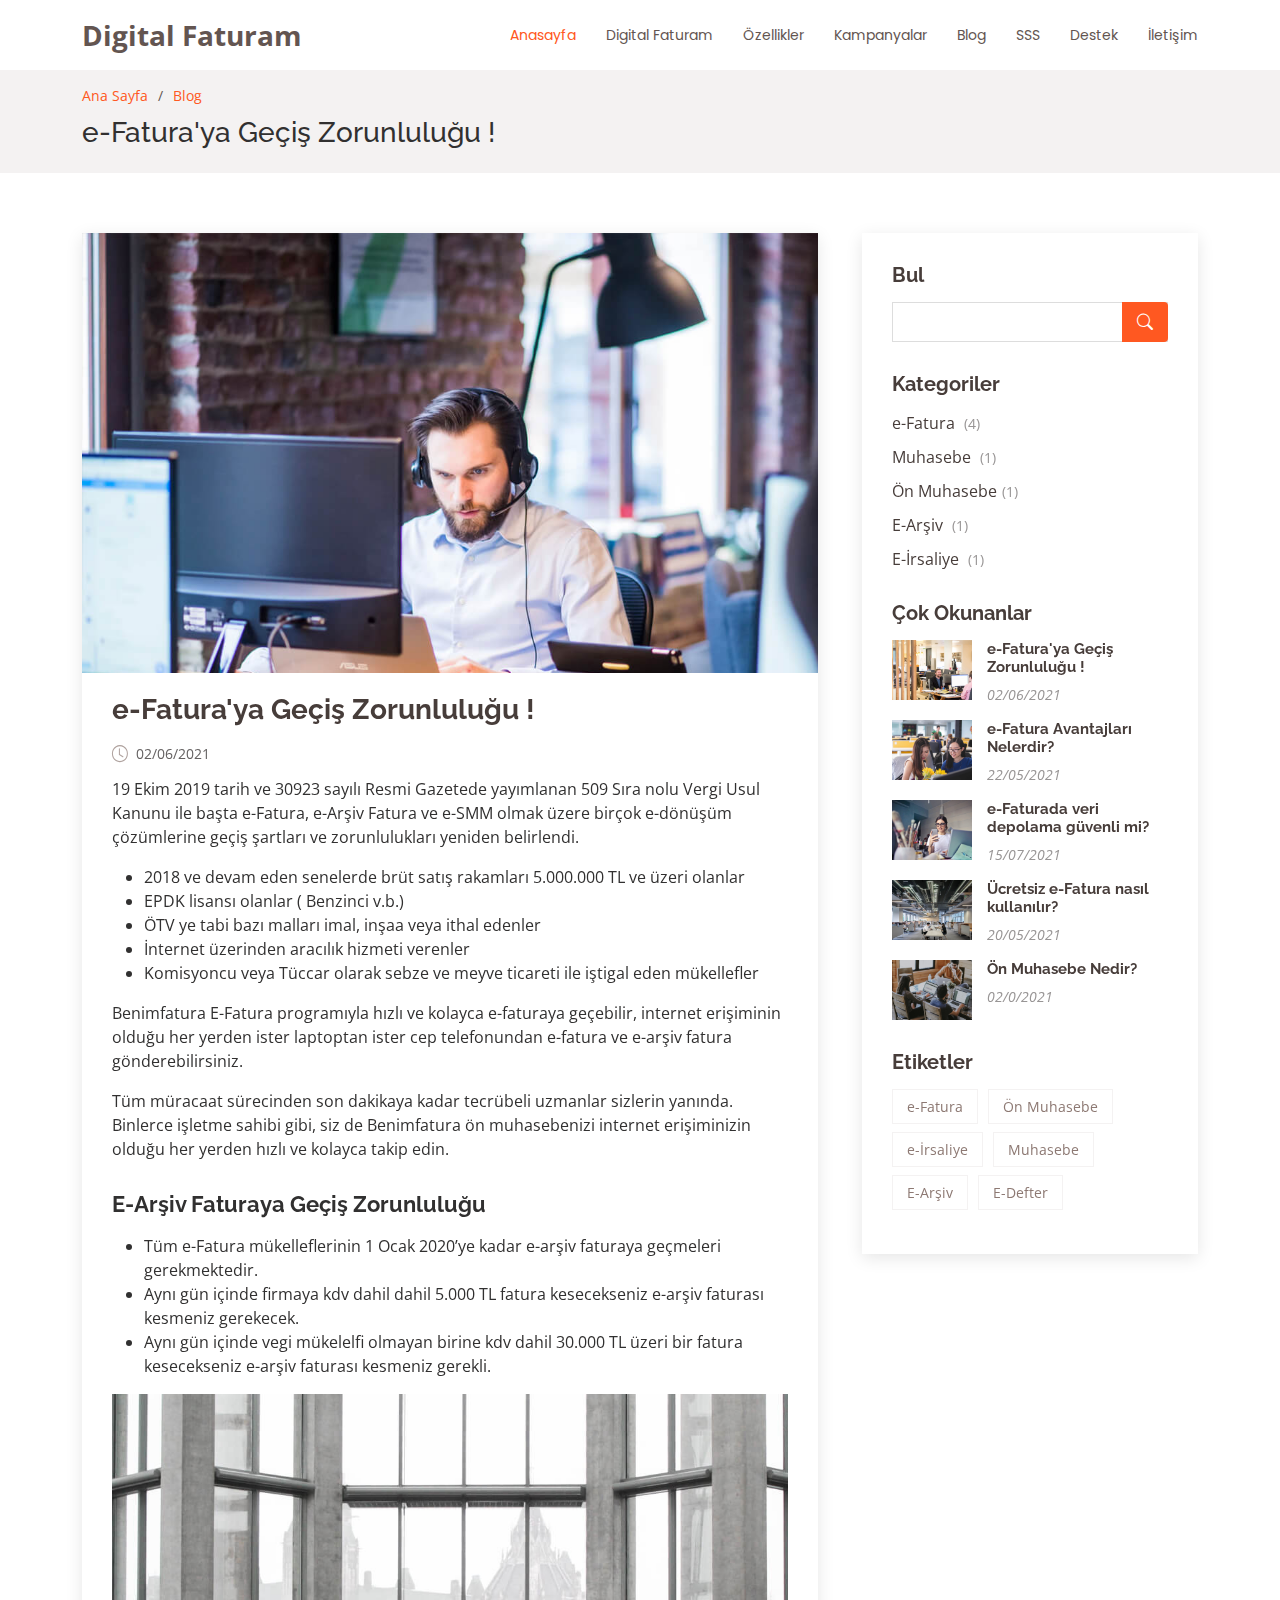
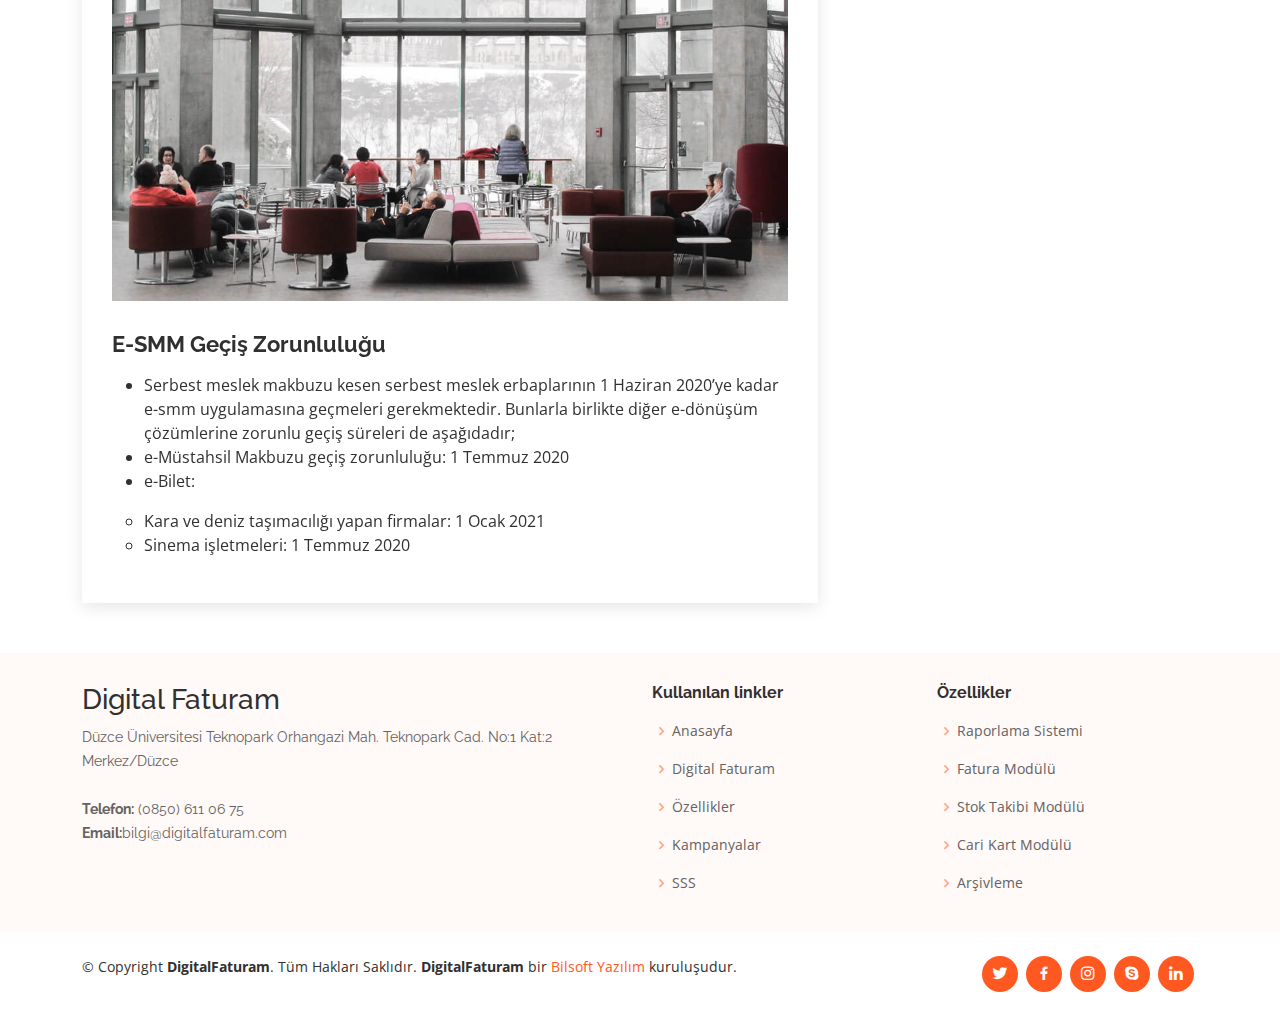
<file: DigitalFaturamMVC/DigitalFaturam/blog-single.html>
<!DOCTYPE html>
<html lang="en">

<head>
  <meta charset="utf-8">
  <meta content="width=device-width, initial-scale=1.0" name="viewport">

  <title>Digital Faturam|e-Fatura Ücretsiz Dijital Dönüşüm</title>
  <meta content="" name="description">
  <meta content="" name="keywords">

  <!-- Favicons -->
  <link href="assets/img/favicon.png" rel="icon">
  <link href="assets/img/apple-touch-icon.png" rel="apple-touch-icon">

  <!-- Google Fonts -->
  <link
    href="https://fonts.googleapis.com/css?family=Open+Sans:300,300i,400,400i,600,600i,700,700i|Raleway:300,300i,400,400i,500,500i,600,600i,700,700i|Poppins:300,300i,400,400i,500,500i,600,600i,700,700i"
    rel="stylesheet">

  <!-- Vendor CSS Files -->
  <link href="assets/vendor/aos/aos.css" rel="stylesheet">
  <link href="assets/vendor/bootstrap/css/bootstrap.min.css" rel="stylesheet">
  <link href="assets/vendor/bootstrap-icons/bootstrap-icons.css" rel="stylesheet">
  <link href="assets/vendor/boxicons/css/boxicons.min.css" rel="stylesheet">
  <link href="assets/vendor/glightbox/css/glightbox.min.css" rel="stylesheet">
  <link href="assets/vendor/swiper/swiper-bundle.min.css" rel="stylesheet">

  <!-- Template Main CSS File -->
  <link href="assets/css/style.css" rel="stylesheet">

  <!-- =======================================================
  * Template Name: Flexor - v4.3.0
  * Template URL: https://bootstrapmade.com/flexor-free-multipurpose-bootstrap-template/
  * Author: BootstrapMade.com
  * License: https://bootstrapmade.com/license/
  ======================================================== -->
</head>

<body>

  <!-- ======= Top Bar ======= 
  <section id="topbar" class="d-flex align-items-center">
    <div class="container d-flex justify-content-center justify-content-md-between">
      <div class="contact-info d-flex align-items-center">
        <i class="bi bi-envelope d-flex align-items-center"><a href="mailto:contact@example.com">contact@example.com</a></i>
        <i class="bi bi-phone d-flex align-items-center ms-4"><span>+1 5589 55488 55</span></i>
      </div>

      <div class="cta d-none d-md-flex align-items-center">
        <a href="#about" class="scrollto">Get Started</a>
      </div>
    </div>
  </section>-->

   <!-- ======= Header ======= -->
   <header id="header" class="d-flex align-items-center">
    <div class="container d-flex align-items-center justify-content-between">

      <div class="logo">
        <h1><a href="index.html">Digital Faturam</a></h1>
        
        <!-- Uncomment below if you prefer to use an image logo -->
        <!-- <a href="index.html"><img src="assets/img/logo.png" alt="" class="img-fluid"></a>-->
      </div>
      <nav id="navbar" class="navbar">
      <ul>
        <li><a class="nav-link scrollto active" href="index.html#hero">Anasayfa</a></li>
        <li><a class="nav-link scrollto" href="index.html#about">Digital Faturam</a></li>
        <li><a class="nav-link scrollto" href="index.html#services">Özellikler</a></li>
        <li><a class="nav-link scrollto" href="index.html#pricing">Kampanyalar</a></li>
        <li><a href="blog.html">Blog</a></li>
        <li><a class="nav-link scrollto" href="index.html#sss">SSS</a></li>
        <li><a class="nav-link scrollto" href="destek.html">Destek</a></li>
        <li><a class="nav-link scrollto" href="index.html#contact">İletişim</a></li>
      </ul>
      <i class="bi bi-list mobile-nav-toggle"></i>
    </nav><!-- .navbar -->


    </div>
  </header><!-- End Header -->

  <main id="main">

    <!-- ======= Breadcrumbs ======= -->
    <section id="breadcrumbs" class="breadcrumbs">
      <div class="container">
        <ol>
          <li><a href="index.html">Ana Sayfa</a></li>
          <li><a href="blog.html">Blog</a></li>
        </ol>
        <h2>e-Fatura'ya Geçiş Zorunluluğu !</h2>
      </div>
    </section><!-- End Breadcrumbs -->

    <!-- ======= Blog Single Section ======= -->
    <section id="blog" class="blog">
      <div class="container" data-aos="fade-up">

        <div class="row">

          <div class="col-lg-8 entries">

            <article class="entry entry-single">

              <div class="entry-img">
                <img src="assets/img/blog/blog-1.jpg" alt="" class="img-fluid">
              </div>

              <h2 class="entry-title">
                <a href="blog-single.html">e-Fatura'ya Geçiş Zorunluluğu !</a>
              </h2>

              <div class="entry-meta">
                <ul>
                  <li class="d-flex align-items-center"><i class="bi bi-clock"></i> <a href="blog-single.html"><time
                        datetime="2020-01-01">02/06/2021</time></a></li>
                </ul>
              </div>

              <div class="entry-content">
                <p>
                  19 Ekim 2019 tarih ve 30923 sayılı Resmi Gazetede yayımlanan 509 Sıra nolu Vergi Usul Kanunu
                  ile başta e-Fatura, e-Arşiv Fatura ve e-SMM olmak üzere birçok e-dönüşüm çözümlerine geçiş şartları ve
                  zorunlulukları yeniden belirlendi.</p>

                <p>
                <ul>
                  <li>2018 ve devam eden senelerde brüt satış rakamları 5.000.000 TL ve üzeri olanlar</li>
                  <li>EPDK lisansı olanlar ( Benzinci v.b.)</li>
                  <li>ÖTV ye tabi bazı malları imal, inşaa veya ithal edenler</li>
                  <li>İnternet üzerinden aracılık hizmeti verenler</li>
                  <li>Komisyoncu veya Tüccar olarak sebze ve meyve ticareti ile iştigal eden mükellefler</li>
                </ul>
                </p>


                <p>
                  Benimfatura E-Fatura programıyla hızlı ve kolayca e-faturaya geçebilir,
                  internet erişiminin olduğu her yerden ister laptoptan ister cep telefonundan e-fatura ve e-arşiv
                  fatura gönderebilirsiniz.
                </p>


                <p>
                  Tüm müracaat sürecinden son dakikaya kadar tecrübeli uzmanlar sizlerin yanında. Binlerce işletme
                  sahibi gibi, siz de Benimfatura ön muhasebenizi
                  internet erişiminizin olduğu her yerden hızlı ve kolayca takip edin.


                </p>

                <h3>E-Arşiv Faturaya Geçiş Zorunluluğu</h3>
                <p>
                <ul>
                  <li>Tüm e-Fatura mükelleflerinin 1 Ocak 2020’ye kadar e-arşiv faturaya geçmeleri gerekmektedir.</li>
                  <li>Aynı gün içinde firmaya kdv dahil dahil 5.000 TL fatura kesecekseniz e-arşiv faturası kesmeniz
                    gerekecek.</li>
                  <li>Aynı gün içinde vegi mükelelfi olmayan birine kdv dahil 30.000 TL üzeri bir fatura kesecekseniz
                    e-arşiv faturası kesmeniz gerekli.</li>

                </ul>
                </p>
                <img src="assets/img/blog/blog-inside-post.jpg" class="img-fluid" alt="">

                <h3>E-SMM Geçiş Zorunluluğu</h3>
                <p>
                <ul>
                  <li>Serbest meslek makbuzu kesen serbest meslek erbaplarının 1 Haziran 2020’ye kadar e-smm
                    uygulamasına geçmeleri gerekmektedir.
                    Bunlarla birlikte diğer e-dönüşüm çözümlerine zorunlu geçiş süreleri de aşağıdadır;
                  </li>
                  <li>e-Müstahsil Makbuzu geçiş zorunluluğu: 1 Temmuz 2020</li>
                  <li>e-Bilet:</li>
                </ul>
                </p>
                <p>
                <ul type="circle">
                  <li>Kara ve deniz taşımacılığı yapan firmalar: 1 Ocak 2021</li>
                  <li>Sinema işletmeleri: 1 Temmuz 2020</li>


                </ul>

                </p>

              </div>

            </article><!-- End blog entry -->





          </div><!-- End blog entries list -->

          <div class="col-lg-4">

            <div class="sidebar">

              <h3 class="sidebar-title">Bul</h3>
              <div class="sidebar-item search-form">
                <form action="">
                  <input type="text">
                  <button type="submit"><i class="bi bi-search"></i></button>
                </form>
              </div><!-- End sidebar search formn-->

              <h3 class="sidebar-title">Kategoriler</h3>
              <div class="sidebar-item categories">
                <ul>
                  <li><a href="#">e-Fatura  <span>(4)</span></a></li>
                  <li><a href="#">Muhasebe <span>(1)</span></a></li>
                  <li><a href="#">Ön Muhasebe<span>(1)</span></a></li>
                  <li><a href="#">E-Arşiv <span>(1)</span></a></li>
                  <li><a href="#">E-İrsaliye <span>(1)</span></a></li>
              
                </ul>
              </div>
              
                <h3 class="sidebar-title">Çok Okunanlar</h3>
                <div class="sidebar-item recent-posts">
                  <div class="post-item clearfix">
                    <img src="assets/img/blog/blog-recent-1.jpg" alt="">
                    <h4><a href="blog-single.html">e-Fatura'ya Geçiş Zorunluluğu !</a></h4>
                    <time datetime="2020-01-01">02/06/2021</time>
                  </div>

                  <div class="post-item clearfix">
                    <img src="assets/img/blog/blog-recent-2.jpg" alt="">
                    <h4><a href="blog-single2.html">e-Fatura Avantajları Nelerdir?</a></h4>
                    <time datetime="2020-01-01">22/05/2021</time>
                  </div>

                  <div class="post-item clearfix">
                    <img src="assets/img/blog/blog-recent-3.jpg" alt="">
                    <h4><a href="blog-single3.html">e-Faturada veri depolama güvenli mi?</a></h4>
                    <time datetime="2020-01-01">15/07/2021</time>
                  </div>

                  <div class="post-item clearfix">
                    <img src="assets/img/blog/blog-recent-4.jpg" alt="">
                    <h4><a href="blog-single4.html">Ücretsiz e-Fatura nasıl kullanılır?</a></h4>
                    <time datetime="2020-01-01">20/05/2021</time>
                  </div>

                  <div class="post-item clearfix">
                    <img src="assets/img/blog/blog-recent-5.jpg" alt="">
                    <h4><a href="blog-single5.html">Ön Muhasebe Nedir?</a></h4>
                    <time datetime="2020-01-01">02/0/2021</time>
                  </div>

                </div><!-- End sidebar recent posts-->

                <h3 class="sidebar-title">Etiketler</h3>
                <div class="sidebar-item tags">
                  <ul>
                    <li><a href="#">e-Fatura</a></li>
                    <li><a href="#">Ön Muhasebe</a></li>
                    <li><a href="#">e-İrsaliye</a></li>
                    <li><a href="#">Muhasebe</a></li>
                    <li><a href="#">E-Arşiv</a></li>
                    <li><a href="#">E-Defter</a></li>

                  </ul>
                </div><!-- End sidebar tags-->

              </div><!-- End sidebar -->

            </div><!-- End blog sidebar -->
          </div>

        </div>
    </section><!-- End Blog Single Section -->

  </main><!-- End #main -->

  <!-- ======= Footer ======= -->
  <footer id="footer">

    <div class="footer-top">
      <div class="container">
        <div class="row">

          <div class="col-lg-6 col-md-4 footer-contact">
            <h3>Digital Faturam</h3>
            <p>
              Düzce Üniversitesi Teknopark
              Orhangazi Mah. Teknopark Cad. 
              No:1 Kat:2 Merkez/Düzce <br><br>
              <strong>Telefon:</strong> (0850) 611 06 75<br>
              <strong>Email:</strong>bilgi@digitalfaturam.com<br>
            </p>
          </div>

          <div class="col-lg-3 col-md-4 footer-links">
            <h4>Kullanılan linkler</h4>
            <ul>
              <li><i class="bx bx-chevron-right"></i> <a href="/index.html">Anasayfa</a></li>
              <li><i class="bx bx-chevron-right"></i> <a href="#about">Digital Faturam</a></li>
              <li><i class="bx bx-chevron-right"></i> <a href="#services">Özellikler</a></li>
              <li><i class="bx bx-chevron-right"></i> <a href="#pricing">Kampanyalar</a></li>
              <li><i class="bx bx-chevron-right"></i> <a href="#sss">SSS</a></li>
            </ul>
          </div>
          <div class="col-lg-3 col-md-4 footer-links">
            <h4>Özellikler</h4>
            <ul>
              <li><i class="bx bx-chevron-right"></i> <a href="#">Raporlama Sistemi</a></li>
              <li><i class="bx bx-chevron-right"></i> <a href="#">Fatura Modülü</a></li>
              <li><i class="bx bx-chevron-right"></i> <a href="#">Stok Takibi Modülü</a></li>
              <li><i class="bx bx-chevron-right"></i> <a href="#">Cari Kart Modülü</a></li>
              <li><i class="bx bx-chevron-right"></i> <a href="#">Arşivleme</a></li>
            </ul>
          </div>

      

        </div>
      </div>
    </div>

    <div class="container d-lg-flex py-4">

      <div class="me-lg-auto text-center text-lg-start">
        <div class="copyright">
          &copy; Copyright <strong><span>DigitalFaturam</span></strong>. Tüm Hakları Saklıdır. <strong> DigitalFaturam </strong>bir <a href="https://www.bilsoft.com">Bilsoft Yazılım</a> kuruluşudur.
        </div>
        <div class="credits">
          <!-- All the links in the footer should remain intact. -->
          <!-- You can delete the links only if you purchased the pro version. -->
          <!-- Licensing information: https://bootstrapmade.com/license/ -->
          <!-- Purchase the pro version with working PHP/AJAX contact form: https://bootstrapmade.com/flexor-free-multipurpose-bootstrap-template/ -->
          
        </div>
      </div>
      <div class="social-links text-center text-lg-right pt-3 pt-lg-0">
        <a href="#" class="twitter"><i class="bx bxl-twitter"></i></a>
        <a href="#" class="facebook"><i class="bx bxl-facebook"></i></a>
        <a href="https://www.instagram.com/digitalfaturam/" class="instagram"><i class="bx bxl-instagram"></i></a>
        <a href="#" class="google-plus"><i class="bx bxl-skype"></i></a>
        <a href="#" class="linkedin"><i class="bx bxl-linkedin"></i></a>
      </div>
    </div>
  </footer><!-- End Footer -->

  <a href="#" class="back-to-top d-flex align-items-center justify-content-center"><i
      class="bi bi-arrow-up-short"></i></a>

  <!-- Vendor JS Files -->
  <script src="assets/vendor/aos/aos.js"></script>
  <script src="assets/vendor/bootstrap/js/bootstrap.bundle.min.js"></script>
  <script src="assets/vendor/glightbox/js/glightbox.min.js"></script>
  <script src="assets/vendor/isotope-layout/isotope.pkgd.min.js"></script>
  <script src="assets/vendor/php-email-form/validate.js"></script>
  <script src="assets/vendor/swiper/swiper-bundle.min.js"></script>

  <!-- Template Main JS File -->
  <script src="assets/js/main.js"></script>

</body>

</html>
</file>
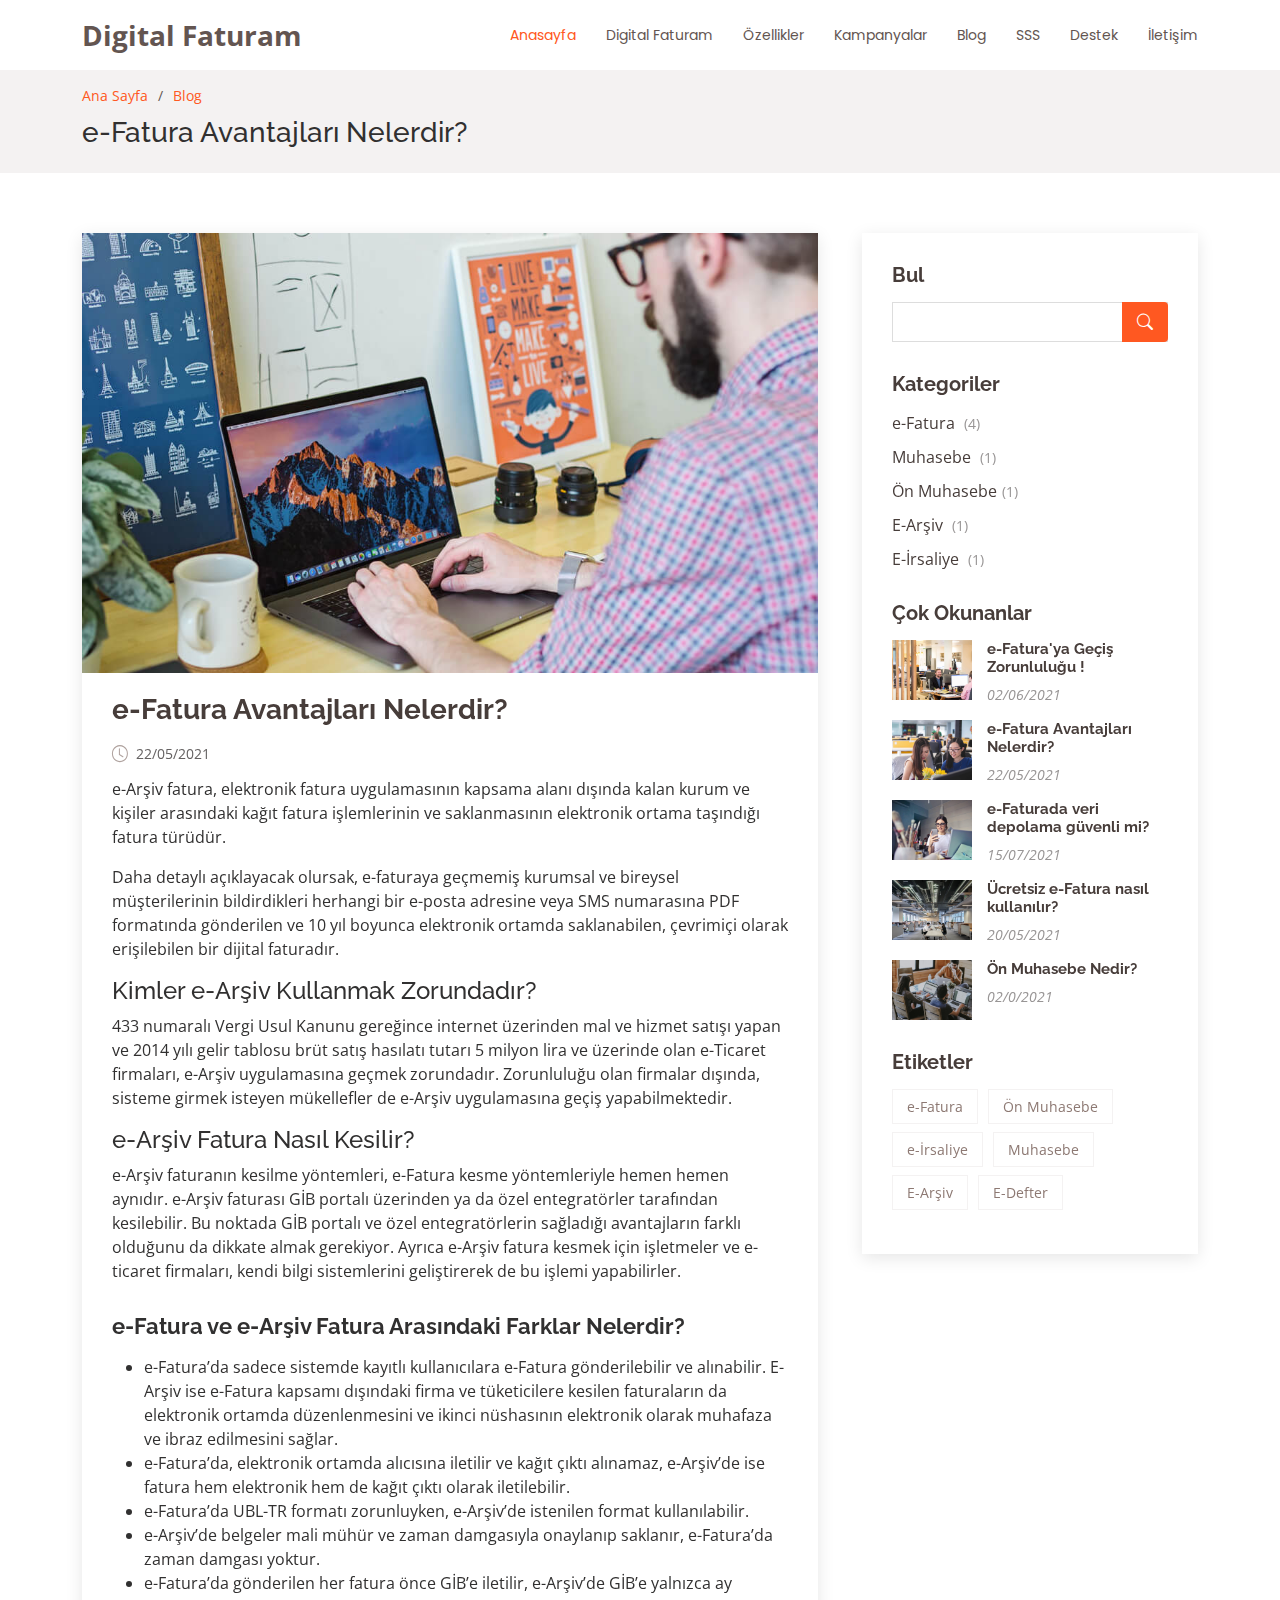
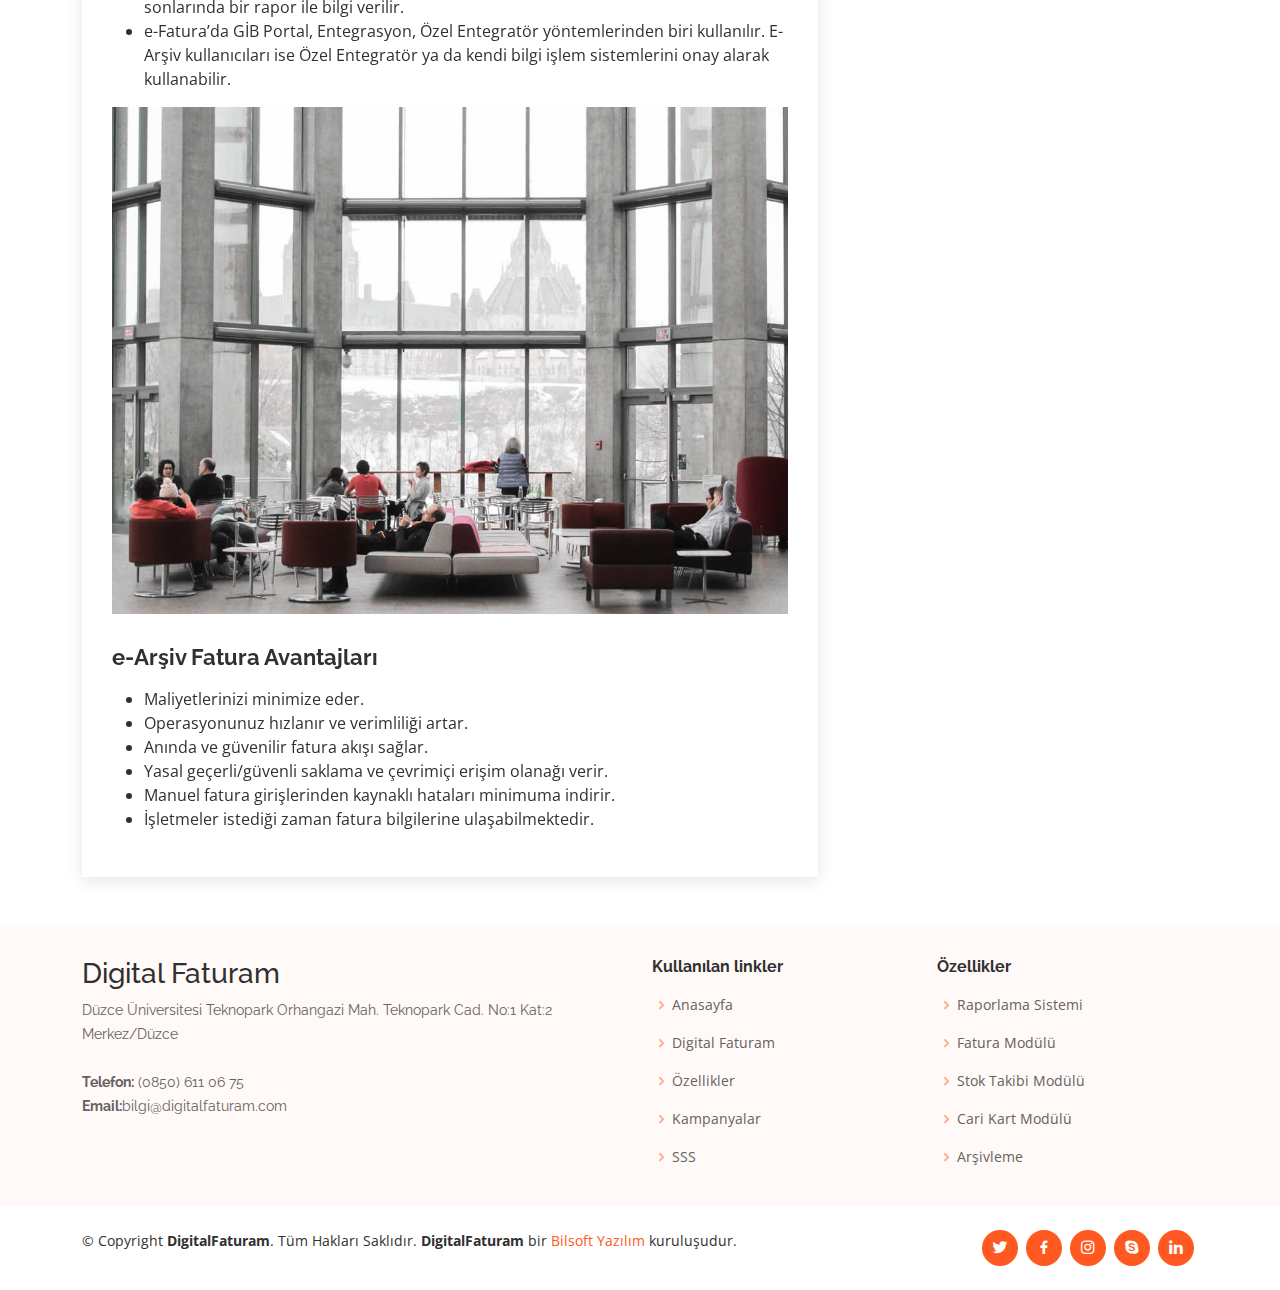
<file: DigitalFaturamMVC/DigitalFaturam/blog-single2.html>
<!DOCTYPE html>
<html lang="en">

<head>
  <meta charset="utf-8">
  <meta content="width=device-width, initial-scale=1.0" name="viewport">

  <title>Digital Faturam|e-Fatura Ücretsiz Dijital Dönüşüm</title>
  <meta content="" name="description">
  <meta content="" name="keywords">

  <!-- Favicons -->
  <link href="assets/img/favicon.png" rel="icon">
  <link href="assets/img/apple-touch-icon.png" rel="apple-touch-icon">

  <!-- Google Fonts -->
  <link
    href="https://fonts.googleapis.com/css?family=Open+Sans:300,300i,400,400i,600,600i,700,700i|Raleway:300,300i,400,400i,500,500i,600,600i,700,700i|Poppins:300,300i,400,400i,500,500i,600,600i,700,700i"
    rel="stylesheet">

  <!-- Vendor CSS Files -->
  <link href="assets/vendor/aos/aos.css" rel="stylesheet">
  <link href="assets/vendor/bootstrap/css/bootstrap.min.css" rel="stylesheet">
  <link href="assets/vendor/bootstrap-icons/bootstrap-icons.css" rel="stylesheet">
  <link href="assets/vendor/boxicons/css/boxicons.min.css" rel="stylesheet">
  <link href="assets/vendor/glightbox/css/glightbox.min.css" rel="stylesheet">
  <link href="assets/vendor/swiper/swiper-bundle.min.css" rel="stylesheet">

  <!-- Template Main CSS File -->
  <link href="assets/css/style.css" rel="stylesheet">

  <!-- =======================================================
  * Template Name: Flexor - v4.3.0
  * Template URL: https://bootstrapmade.com/flexor-free-multipurpose-bootstrap-template/
  * Author: BootstrapMade.com
  * License: https://bootstrapmade.com/license/
  ======================================================== -->
</head>

<body>



  <!-- ======= Header ======= -->
  <header id="header" class="d-flex align-items-center">
    <div class="container d-flex align-items-center justify-content-between">

      <div class="logo">
        <h1><a href="index.html">Digital Faturam</a></h1>
        
        <!-- Uncomment below if you prefer to use an image logo -->
        <!-- <a href="index.html"><img src="assets/img/logo.png" alt="" class="img-fluid"></a>-->
      </div>
      <nav id="navbar" class="navbar">
      <ul>
        <li><a class="nav-link scrollto active" href="index.html#hero">Anasayfa</a></li>
        <li><a class="nav-link scrollto" href="index.html#about">Digital Faturam</a></li>
        <li><a class="nav-link scrollto" href="index.html#services">Özellikler</a></li>
        <li><a class="nav-link scrollto" href="index.html#pricing">Kampanyalar</a></li>
        <li><a href="blog.html">Blog</a></li>
        <li><a class="nav-link scrollto" href="index.html#sss">SSS</a></li>
        <li><a class="nav-link scrollto" href="destek.html">Destek</a></li>
        <li><a class="nav-link scrollto" href="index.html#contact">İletişim</a></li>
      </ul>
      <i class="bi bi-list mobile-nav-toggle"></i>
    </nav><!-- .navbar -->


    </div>
  </header><!-- End Header -->

  <main id="main">

    <!-- ======= Breadcrumbs ======= -->
    <section id="breadcrumbs" class="breadcrumbs">
      <div class="container">
        <ol>
          <li><a href="index.html">Ana Sayfa</a></li>
          <li><a href="blog.html">Blog</a></li>
        </ol>
        <h2>e-Fatura Avantajları Nelerdir?</h2>
      </div>
    </section><!-- End Breadcrumbs -->

    <!-- ======= Blog Single Section ======= -->
    <section id="blog" class="blog">
      <div class="container" data-aos="fade-up">

        <div class="row">

          <div class="col-lg-8 entries">

            <article class="entry entry-single">

              <div class="entry-img">
                <img src="assets/img/blog/blog-2.jpg" alt="" class="img-fluid">
              </div>

              <h2 class="entry-title">
                <a href="blog-single2.html">e-Fatura Avantajları Nelerdir?</a>
              </h2>

              <div class="entry-meta">
                <ul>
                 
                  <li class="d-flex align-items-center"><i class="bi bi-clock"></i> <a href="blog-single.html"><time
                        datetime="2020-01-01">22/05/2021</time></a></li>
                 
                </ul>
              </div>

              <div class="entry-content">
                <p>
                  e-Arşiv fatura, elektronik fatura uygulamasının kapsama alanı dışında kalan kurum
                  ve kişiler arasındaki kağıt fatura işlemlerinin ve saklanmasının elektronik ortama taşındığı fatura
                  türüdür. </p>

                <p>
                  Daha detaylı açıklayacak olursak, e-faturaya geçmemiş kurumsal ve bireysel müşterilerinin
                  bildirdikleri herhangi bir e-posta
                  adresine veya SMS numarasına PDF formatında gönderilen ve 10 yıl boyunca elektronik ortamda
                  saklanabilen, çevrimiçi olarak erişilebilen bir dijital faturadır. </p>

                <h4> Kimler e-Arşiv Kullanmak Zorundadır? </h4>
                <p>
                  433 numaralı Vergi Usul Kanunu gereğince internet üzerinden mal ve hizmet satışı yapan ve 2014 yılı
                  gelir tablosu brüt satış hasılatı tutarı
                  5 milyon lira ve üzerinde olan e-Ticaret firmaları, e-Arşiv uygulamasına geçmek zorundadır.
                  Zorunluluğu olan firmalar dışında, sisteme girmek isteyen mükellefler de e-Arşiv uygulamasına geçiş
                  yapabilmektedir.
                </p>

                <h4> e-Arşiv Fatura Nasıl Kesilir? </h4>
                <p>
                  e-Arşiv faturanın kesilme yöntemleri, e-Fatura kesme yöntemleriyle hemen hemen aynıdır. e-Arşiv
                  faturası GİB portalı üzerinden ya da özel entegratörler tarafından kesilebilir.
                  Bu noktada GİB portalı ve özel entegratörlerin sağladığı avantajların farklı olduğunu da dikkate almak
                  gerekiyor.
                  Ayrıca e-Arşiv fatura kesmek için işletmeler ve e-ticaret firmaları, kendi bilgi sistemlerini
                  geliştirerek de bu işlemi yapabilirler.
                </p>

                <h3>e-Fatura ve e-Arşiv Fatura Arasındaki Farklar Nelerdir?</h3>
                <p>
                <ul>
                  <li>e-Fatura’da sadece sistemde kayıtlı kullanıcılara e-Fatura gönderilebilir ve alınabilir. E-Arşiv
                    ise e-Fatura kapsamı dışındaki firma ve tüketicilere kesilen
                    faturaların da elektronik ortamda düzenlenmesini ve ikinci nüshasının elektronik olarak muhafaza ve
                    ibraz edilmesini sağlar.</li>
                  <li>e-Fatura’da, elektronik ortamda alıcısına iletilir ve kağıt çıktı alınamaz, e-Arşiv’de ise fatura
                    hem elektronik hem de kağıt çıktı olarak iletilebilir.</li>
                  <li>e-Fatura’da UBL-TR formatı zorunluyken, e-Arşiv’de istenilen format kullanılabilir.</li>
                  <li>e-Arşiv’de belgeler mali mühür ve zaman damgasıyla onaylanıp saklanır, e-Fatura’da zaman damgası
                    yoktur.</li>
                  <li>e-Fatura’da gönderilen her fatura önce GİB’e iletilir, e-Arşiv’de GİB’e yalnızca ay sonlarında bir
                    rapor ile bilgi verilir.</li>
                  <li>e-Fatura’da GİB Portal, Entegrasyon, Özel Entegratör yöntemlerinden biri kullanılır.
                    E-Arşiv kullanıcıları ise Özel Entegratör ya da kendi bilgi işlem sistemlerini onay alarak
                    kullanabilir.
                  </li>


                </ul>
                </p>
                <img src="assets/img/blog/blog-inside-post.jpg" class="img-fluid" alt="">

                <h3>e-Arşiv Fatura Avantajları</h3>
                <p>
                <ul>

                  <li> Maliyetlerinizi minimize eder. </li>
                  <li> Operasyonunuz hızlanır ve verimliliği artar. </li>
                  <li> Anında ve güvenilir fatura akışı sağlar. </li>
                  <li> Yasal geçerli/güvenli saklama ve çevrimiçi erişim olanağı verir. </li>
                  <li> Manuel fatura girişlerinden kaynaklı hataları minimuma indirir. </li>
                  <li> İşletmeler istediği zaman fatura bilgilerine ulaşabilmektedir. </li>

                </ul>
                </p>
              </div>

             
            
          </div><!-- End blog entries list -->

          <div class="col-lg-4">

            <div class="sidebar">

              <h3 class="sidebar-title">Bul</h3>
              <div class="sidebar-item search-form">
                <form action="">
                  <input type="text">
                  <button type="submit"><i class="bi bi-search"></i></button>
                </form>
              </div><!-- End sidebar search formn-->

              <h3 class="sidebar-title">Kategoriler</h3>
              <div class="sidebar-item categories">
                <ul>
                  <li><a href="#">e-Fatura  <span>(4)</span></a></li>
                  <li><a href="#">Muhasebe <span>(1)</span></a></li>
                  <li><a href="#">Ön Muhasebe<span>(1)</span></a></li>
                  <li><a href="#">E-Arşiv <span>(1)</span></a></li>
                  <li><a href="#">E-İrsaliye <span>(1)</span></a></li>
              
                </ul>
              </div><!-- End sidebar categories-->

              <h3 class="sidebar-title">Çok Okunanlar</h3>
              <div class="sidebar-item recent-posts">
                <div class="post-item clearfix">
                  <img src="assets/img/blog/blog-recent-1.jpg" alt="">
                  <h4><a href="blog-single.html">e-Fatura'ya Geçiş Zorunluluğu !</a></h4>
                  <time datetime="2020-01-01">02/06/2021</time>
                </div>

                <div class="post-item clearfix">
                  <img src="assets/img/blog/blog-recent-2.jpg" alt="">
                  <h4><a href="blog-single2.html">e-Fatura Avantajları Nelerdir?</a></h4>
                  <time datetime="2020-01-01">22/05/2021</time>
                </div>

                <div class="post-item clearfix">
                  <img src="assets/img/blog/blog-recent-3.jpg" alt="">
                  <h4><a href="blog-single3.html">e-Faturada veri depolama güvenli mi?</a></h4>
                  <time datetime="2020-01-01">15/07/2021</time>
                </div>

                <div class="post-item clearfix">
                  <img src="assets/img/blog/blog-recent-4.jpg" alt="">
                  <h4><a href="blog-single4.html">Ücretsiz e-Fatura nasıl kullanılır?</a></h4>
                  <time datetime="2020-01-01">20/05/2021</time>
                </div>

                <div class="post-item clearfix">
                  <img src="assets/img/blog/blog-recent-5.jpg" alt="">
                  <h4><a href="blog-single5.html">Ön Muhasebe Nedir?</a></h4>
                  <time datetime="2020-01-01">02/0/2021</time>
                </div>

              </div><!-- End sidebar recent posts-->

              <h3 class="sidebar-title">Etiketler</h3>
              <div class="sidebar-item tags">
                <ul>
                  <li><a href="#">e-Fatura</a></li>
                  <li><a href="#">Ön Muhasebe</a></li>
                  <li><a href="#">e-İrsaliye</a></li>
                  <li><a href="#">Muhasebe</a></li>
                  <li><a href="#">E-Arşiv</a></li>
                  <li><a href="#">E-Defter</a></li>
                  
                </ul>
              </div><!-- End sidebar tags-->

            </div><!-- End sidebar -->

          </div><!-- End blog sidebar -->

        </div>

      </div>
    </section><!-- End Blog Single Section -->

  </main><!-- End #main -->

  <!-- ======= Footer ======= -->
  <footer id="footer">

    <div class="footer-top">
      <div class="container">
        <div class="row">

          <div class="col-lg-6 col-md-4 footer-contact">
            <h3>Digital Faturam</h3>
            <p>
              Düzce Üniversitesi Teknopark
              Orhangazi Mah. Teknopark Cad. 
              No:1 Kat:2 Merkez/Düzce <br><br>
              <strong>Telefon:</strong> (0850) 611 06 75<br>
              <strong>Email:</strong>bilgi@digitalfaturam.com<br>
            </p>
          </div>

          <div class="col-lg-3 col-md-4 footer-links">
            <h4>Kullanılan linkler</h4>
            <ul>
              <li><i class="bx bx-chevron-right"></i> <a href="/index.html">Anasayfa</a></li>
              <li><i class="bx bx-chevron-right"></i> <a href="#about">Digital Faturam</a></li>
              <li><i class="bx bx-chevron-right"></i> <a href="#services">Özellikler</a></li>
              <li><i class="bx bx-chevron-right"></i> <a href="#pricing">Kampanyalar</a></li>
              <li><i class="bx bx-chevron-right"></i> <a href="#sss">SSS</a></li>
            </ul>
          </div>
          <div class="col-lg-3 col-md-4 footer-links">
            <h4>Özellikler</h4>
            <ul>
              <li><i class="bx bx-chevron-right"></i> <a href="#">Raporlama Sistemi</a></li>
              <li><i class="bx bx-chevron-right"></i> <a href="#">Fatura Modülü</a></li>
              <li><i class="bx bx-chevron-right"></i> <a href="#">Stok Takibi Modülü</a></li>
              <li><i class="bx bx-chevron-right"></i> <a href="#">Cari Kart Modülü</a></li>
              <li><i class="bx bx-chevron-right"></i> <a href="#">Arşivleme</a></li>
            </ul>
          </div>

      

        </div>
      </div>
    </div>

    <div class="container d-lg-flex py-4">

      <div class="me-lg-auto text-center text-lg-start">
        <div class="copyright">
          &copy; Copyright <strong><span>DigitalFaturam</span></strong>. Tüm Hakları Saklıdır. <strong> DigitalFaturam </strong>bir <a href="https://www.bilsoft.com">Bilsoft Yazılım</a> kuruluşudur.
        </div>
        <div class="credits">
          <!-- All the links in the footer should remain intact. -->
          <!-- You can delete the links only if you purchased the pro version. -->
          <!-- Licensing information: https://bootstrapmade.com/license/ -->
          <!-- Purchase the pro version with working PHP/AJAX contact form: https://bootstrapmade.com/flexor-free-multipurpose-bootstrap-template/ -->
          
        </div>
      </div>
      <div class="social-links text-center text-lg-right pt-3 pt-lg-0">
        <a href="#" class="twitter"><i class="bx bxl-twitter"></i></a>
        <a href="#" class="facebook"><i class="bx bxl-facebook"></i></a>
        <a href="https://www.instagram.com/digitalfaturam/" class="instagram"><i class="bx bxl-instagram"></i></a>
        <a href="#" class="google-plus"><i class="bx bxl-skype"></i></a>
        <a href="#" class="linkedin"><i class="bx bxl-linkedin"></i></a>
      </div>
    </div>
  </footer><!-- End Footer -->

  <a href="#" class="back-to-top d-flex align-items-center justify-content-center"><i
      class="bi bi-arrow-up-short"></i></a>

  <!-- Vendor JS Files -->
  <script src="assets/vendor/aos/aos.js"></script>
  <script src="assets/vendor/bootstrap/js/bootstrap.bundle.min.js"></script>
  <script src="assets/vendor/glightbox/js/glightbox.min.js"></script>
  <script src="assets/vendor/isotope-layout/isotope.pkgd.min.js"></script>
  <script src="assets/vendor/php-email-form/validate.js"></script>
  <script src="assets/vendor/swiper/swiper-bundle.min.js"></script>

  <!-- Template Main JS File -->
  <script src="assets/js/main.js"></script>

</body>

</html>
</file>
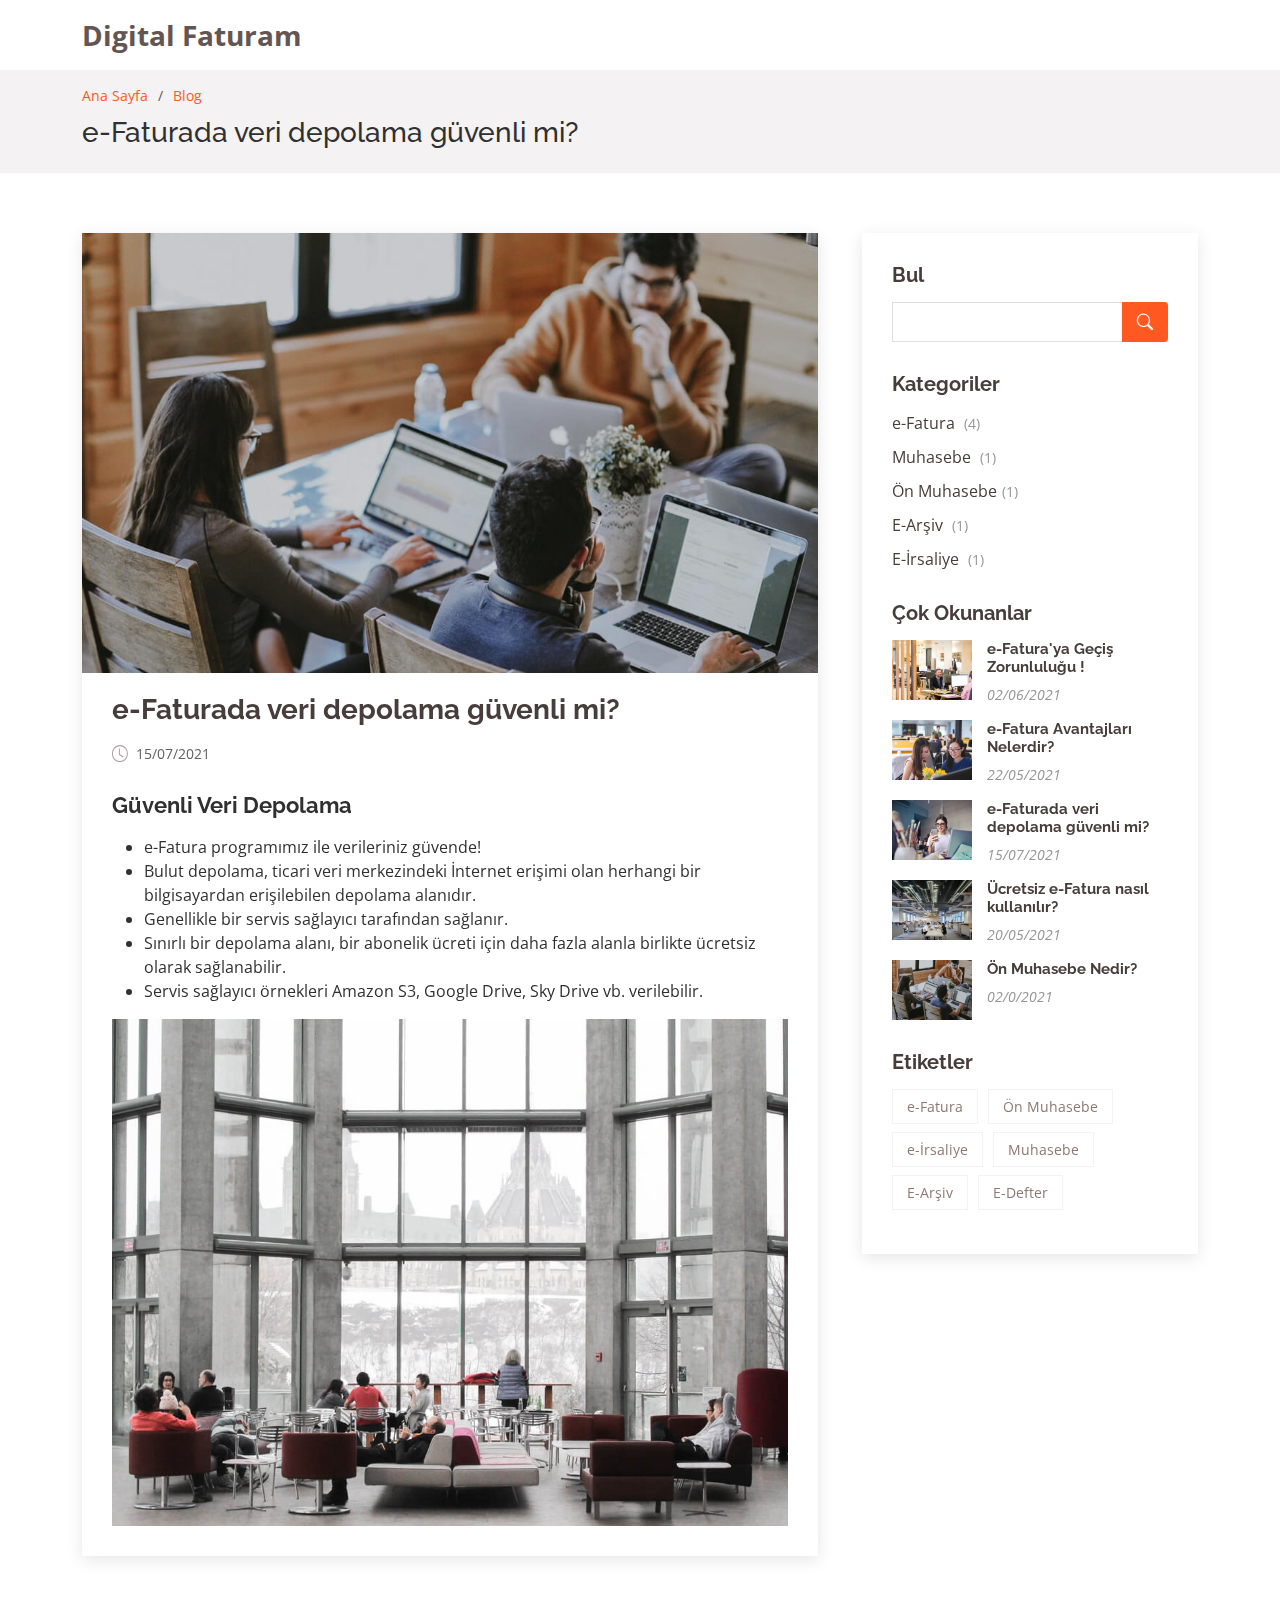
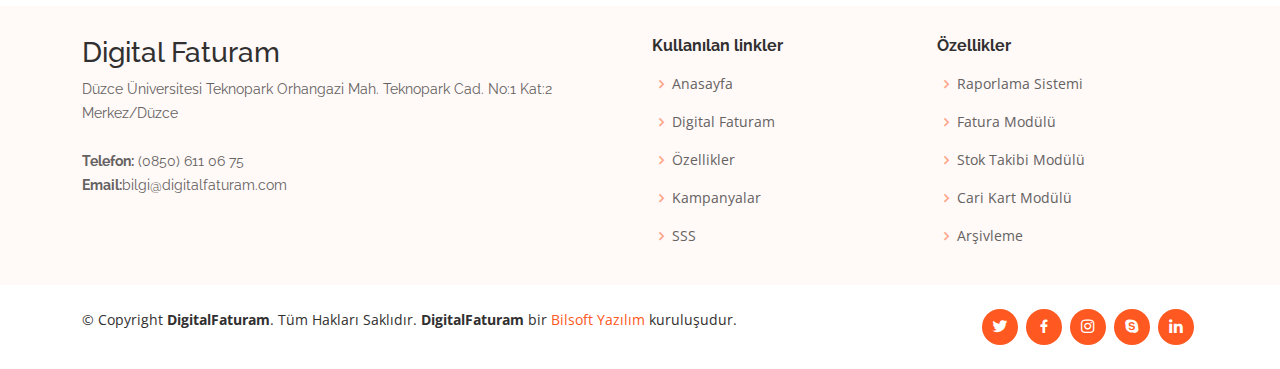
<file: DigitalFaturamMVC/DigitalFaturam/blog-single3.html>
<!DOCTYPE html>
<html lang="en">

<head>
  <meta charset="utf-8">
  <meta content="width=device-width, initial-scale=1.0" name="viewport">

  <title>Digital Faturam|e-Fatura Ücretsiz Dijital Dönüşüm</title>
  <meta content="" name="description">
  <meta content="" name="keywords">

  <!-- Favicons -->
  <link href="assets/img/favicon.png" rel="icon">
  <link href="assets/img/apple-touch-icon.png" rel="apple-touch-icon">

  <!-- Google Fonts -->
  <link
    href="https://fonts.googleapis.com/css?family=Open+Sans:300,300i,400,400i,600,600i,700,700i|Raleway:300,300i,400,400i,500,500i,600,600i,700,700i|Poppins:300,300i,400,400i,500,500i,600,600i,700,700i"
    rel="stylesheet">

  <!-- Vendor CSS Files -->
  <link href="assets/vendor/aos/aos.css" rel="stylesheet">
  <link href="assets/vendor/bootstrap/css/bootstrap.min.css" rel="stylesheet">
  <link href="assets/vendor/bootstrap-icons/bootstrap-icons.css" rel="stylesheet">
  <link href="assets/vendor/boxicons/css/boxicons.min.css" rel="stylesheet">
  <link href="assets/vendor/glightbox/css/glightbox.min.css" rel="stylesheet">
  <link href="assets/vendor/swiper/swiper-bundle.min.css" rel="stylesheet">

  <!-- Template Main CSS File -->
  <link href="assets/css/style.css" rel="stylesheet">

  <!-- =======================================================
  * Template Name: Flexor - v4.3.0
  * Template URL: https://bootstrapmade.com/flexor-free-multipurpose-bootstrap-template/
  * Author: BootstrapMade.com
  * License: https://bootstrapmade.com/license/
  ======================================================== -->
</head>

<body>

  
 

  <!-- ======= Header ======= -->
  <header id="header" class="d-flex align-items-center">
    <div class="container d-flex align-items-center justify-content-between">

      <div class="logo">
        <h1><a href="index.html">Digital Faturam</a></h1>
        <!-- Uncomment below if you prefer to use an image logo -->
        <!-- <a href="index.html"><img src="assets/img/logo.png" alt="" class="img-fluid"></a>-->
      </div>



    </div>
  </header><!-- End Header -->

  <main id="main">

    <!-- ======= Breadcrumbs ======= -->
    <section id="breadcrumbs" class="breadcrumbs">
      <div class="container">
        <ol>
          <li><a href="index.html">Ana Sayfa</a></li>
          <li><a href="blog.html">Blog</a></li>
        </ol>
        <h2>e-Faturada veri depolama güvenli mi?</h2>
      </div>
    </section><!-- End Breadcrumbs -->

    <!-- ======= Blog Single Section ======= -->
    <section id="blog" class="blog">
      <div class="container" data-aos="fade-up">

        <div class="row">

          <div class="col-lg-8 entries">

            <article class="entry entry-single">

              <div class="entry-img">
                <img src="assets/img/blog/blog-3.jpg" alt="" class="img-fluid">
              </div>

              <h2 class="entry-title">
                <a href="blog-single.html">e-Faturada veri depolama güvenli mi?</a>
              </h2>

              <div class="entry-meta">
                <ul>
                  
                  <li class="d-flex align-items-center"><i class="bi bi-clock"></i> <a href="blog-single.html"><time
                        datetime="2020-01-01">15/07/2021</time></a></li>
              
                </ul>
              </div>

              <div class="entry-content">


                <h3>Güvenli Veri Depolama</h3>
                <p>
                <ul>
                  <li>e-Fatura programımız ile verileriniz güvende! </li>
                  <li> Bulut depolama, ticari veri merkezindeki İnternet erişimi olan herhangi bir bilgisayardan
                    erişilebilen depolama alanıdır.</li>
                  <li>Genellikle bir servis sağlayıcı tarafından sağlanır. </li>
                  <li> Sınırlı bir depolama alanı, bir abonelik ücreti için daha fazla alanla birlikte ücretsiz olarak
                    sağlanabilir.</li>
                  <li> Servis sağlayıcı örnekleri Amazon S3, Google Drive, Sky Drive vb. verilebilir. </li>
                </ul>
                <img src="assets/img/blog/blog-inside-post.jpg" class="img-fluid" alt="">
              </div>

            </article><!-- End blog entry -->

          </div><!-- End blog entries list -->

          <div class="col-lg-4">

            <div class="sidebar">

              <h3 class="sidebar-title">Bul</h3>
              <div class="sidebar-item search-form">
                <form action="">
                  <input type="text">
                  <button type="submit"><i class="bi bi-search"></i></button>
                </form>
              </div><!-- End sidebar search formn-->

              <h3 class="sidebar-title">Kategoriler</h3>
              <div class="sidebar-item categories">
                <ul>
                  <li><a href="#">e-Fatura <span>(4)</span></a></li>
                  <li><a href="#">Muhasebe <span>(1)</span></a></li>
                  <li><a href="#">Ön Muhasebe<span>(1)</span></a></li>
                  <li><a href="#">E-Arşiv <span>(1)</span></a></li>
                  <li><a href="#">E-İrsaliye <span>(1)</span></a></li>

                </ul>
              </div><!-- End sidebar categories-->

              <h3 class="sidebar-title">Çok Okunanlar</h3>
              <div class="sidebar-item recent-posts">
                <div class="post-item clearfix">
                  <img src="assets/img/blog/blog-recent-1.jpg" alt="">
                  <h4><a href="blog-single.html">e-Fatura'ya Geçiş Zorunluluğu !</a></h4>
                  <time datetime="2020-01-01">02/06/2021</time>
                </div>

                <div class="post-item clearfix">
                  <img src="assets/img/blog/blog-recent-2.jpg" alt="">
                  <h4><a href="blog-single2.html">e-Fatura Avantajları Nelerdir?</a></h4>
                  <time datetime="2020-01-01">22/05/2021</time>
                </div>

                <div class="post-item clearfix">
                  <img src="assets/img/blog/blog-recent-3.jpg" alt="">
                  <h4><a href="blog-single3.html">e-Faturada veri depolama güvenli mi?</a></h4>
                  <time datetime="2020-01-01">15/07/2021</time>
                </div>

                <div class="post-item clearfix">
                  <img src="assets/img/blog/blog-recent-4.jpg" alt="">
                  <h4><a href="blog-single4.html">Ücretsiz e-Fatura nasıl kullanılır?</a></h4>
                  <time datetime="2020-01-01">20/05/2021</time>
                </div>

                <div class="post-item clearfix">
                  <img src="assets/img/blog/blog-recent-5.jpg" alt="">
                  <h4><a href="blog-single5.html">Ön Muhasebe Nedir?</a></h4>
                  <time datetime="2020-01-01">02/0/2021</time>
                </div>

              </div><!-- End sidebar recent posts-->

              <h3 class="sidebar-title">Etiketler</h3>
              <div class="sidebar-item tags">
                <ul>
                  <li><a href="#">e-Fatura</a></li>
                  <li><a href="#">Ön Muhasebe</a></li>
                  <li><a href="#">e-İrsaliye</a></li>
                  <li><a href="#">Muhasebe</a></li>
                  <li><a href="#">E-Arşiv</a></li>
                  <li><a href="#">E-Defter</a></li>

                </ul>
              </div><!-- End sidebar tags-->

            </div><!-- End sidebar -->

          </div><!-- End blog sidebar -->

        </div>

      </div>
    </section><!-- End Blog Single Section -->

  </main><!-- End #main -->

  <!-- ======= Footer ======= -->
  <footer id="footer">

    <div class="footer-top">
      <div class="container">
        <div class="row">

          <div class="col-lg-6 col-md-4 footer-contact">
            <h3>Digital Faturam</h3>
            <p>
              Düzce Üniversitesi Teknopark
              Orhangazi Mah. Teknopark Cad. 
              No:1 Kat:2 Merkez/Düzce <br><br>
              <strong>Telefon:</strong> (0850) 611 06 75<br>
              <strong>Email:</strong>bilgi@digitalfaturam.com<br>
            </p>
          </div>

          <div class="col-lg-3 col-md-4 footer-links">
            <h4>Kullanılan linkler</h4>
            <ul>
              <li><i class="bx bx-chevron-right"></i> <a href="/index.html">Anasayfa</a></li>
              <li><i class="bx bx-chevron-right"></i> <a href="#about">Digital Faturam</a></li>
              <li><i class="bx bx-chevron-right"></i> <a href="#services">Özellikler</a></li>
              <li><i class="bx bx-chevron-right"></i> <a href="#pricing">Kampanyalar</a></li>
              <li><i class="bx bx-chevron-right"></i> <a href="#sss">SSS</a></li>
            </ul>
          </div>
          <div class="col-lg-3 col-md-4 footer-links">
            <h4>Özellikler</h4>
            <ul>
              <li><i class="bx bx-chevron-right"></i> <a href="#">Raporlama Sistemi</a></li>
              <li><i class="bx bx-chevron-right"></i> <a href="#">Fatura Modülü</a></li>
              <li><i class="bx bx-chevron-right"></i> <a href="#">Stok Takibi Modülü</a></li>
              <li><i class="bx bx-chevron-right"></i> <a href="#">Cari Kart Modülü</a></li>
              <li><i class="bx bx-chevron-right"></i> <a href="#">Arşivleme</a></li>
            </ul>
          </div>

      

        </div>
      </div>
    </div>

    <div class="container d-lg-flex py-4">

      <div class="me-lg-auto text-center text-lg-start">
        <div class="copyright">
          &copy; Copyright <strong><span>DigitalFaturam</span></strong>. Tüm Hakları Saklıdır. <strong> DigitalFaturam </strong>bir <a href="https://www.bilsoft.com">Bilsoft Yazılım</a> kuruluşudur.
        </div>
        <div class="credits">
          <!-- All the links in the footer should remain intact. -->
          <!-- You can delete the links only if you purchased the pro version. -->
          <!-- Licensing information: https://bootstrapmade.com/license/ -->
          <!-- Purchase the pro version with working PHP/AJAX contact form: https://bootstrapmade.com/flexor-free-multipurpose-bootstrap-template/ -->
          
        </div>
      </div>
      <div class="social-links text-center text-lg-right pt-3 pt-lg-0">
        <a href="#" class="twitter"><i class="bx bxl-twitter"></i></a>
        <a href="#" class="facebook"><i class="bx bxl-facebook"></i></a>
        <a href="https://www.instagram.com/digitalfaturam/" class="instagram"><i class="bx bxl-instagram"></i></a>
        <a href="#" class="google-plus"><i class="bx bxl-skype"></i></a>
        <a href="#" class="linkedin"><i class="bx bxl-linkedin"></i></a>
      </div>
    </div>
  </footer><!-- End Footer -->

  <a href="#" class="back-to-top d-flex align-items-center justify-content-center"><i
      class="bi bi-arrow-up-short"></i></a>

  <!-- Vendor JS Files -->
  <script src="assets/vendor/aos/aos.js"></script>
  <script src="assets/vendor/bootstrap/js/bootstrap.bundle.min.js"></script>
  <script src="assets/vendor/glightbox/js/glightbox.min.js"></script>
  <script src="assets/vendor/isotope-layout/isotope.pkgd.min.js"></script>
  <script src="assets/vendor/php-email-form/validate.js"></script>
  <script src="assets/vendor/swiper/swiper-bundle.min.js"></script>

  <!-- Template Main JS File -->
  <script src="assets/js/main.js"></script>

</body>

</html>
</file>
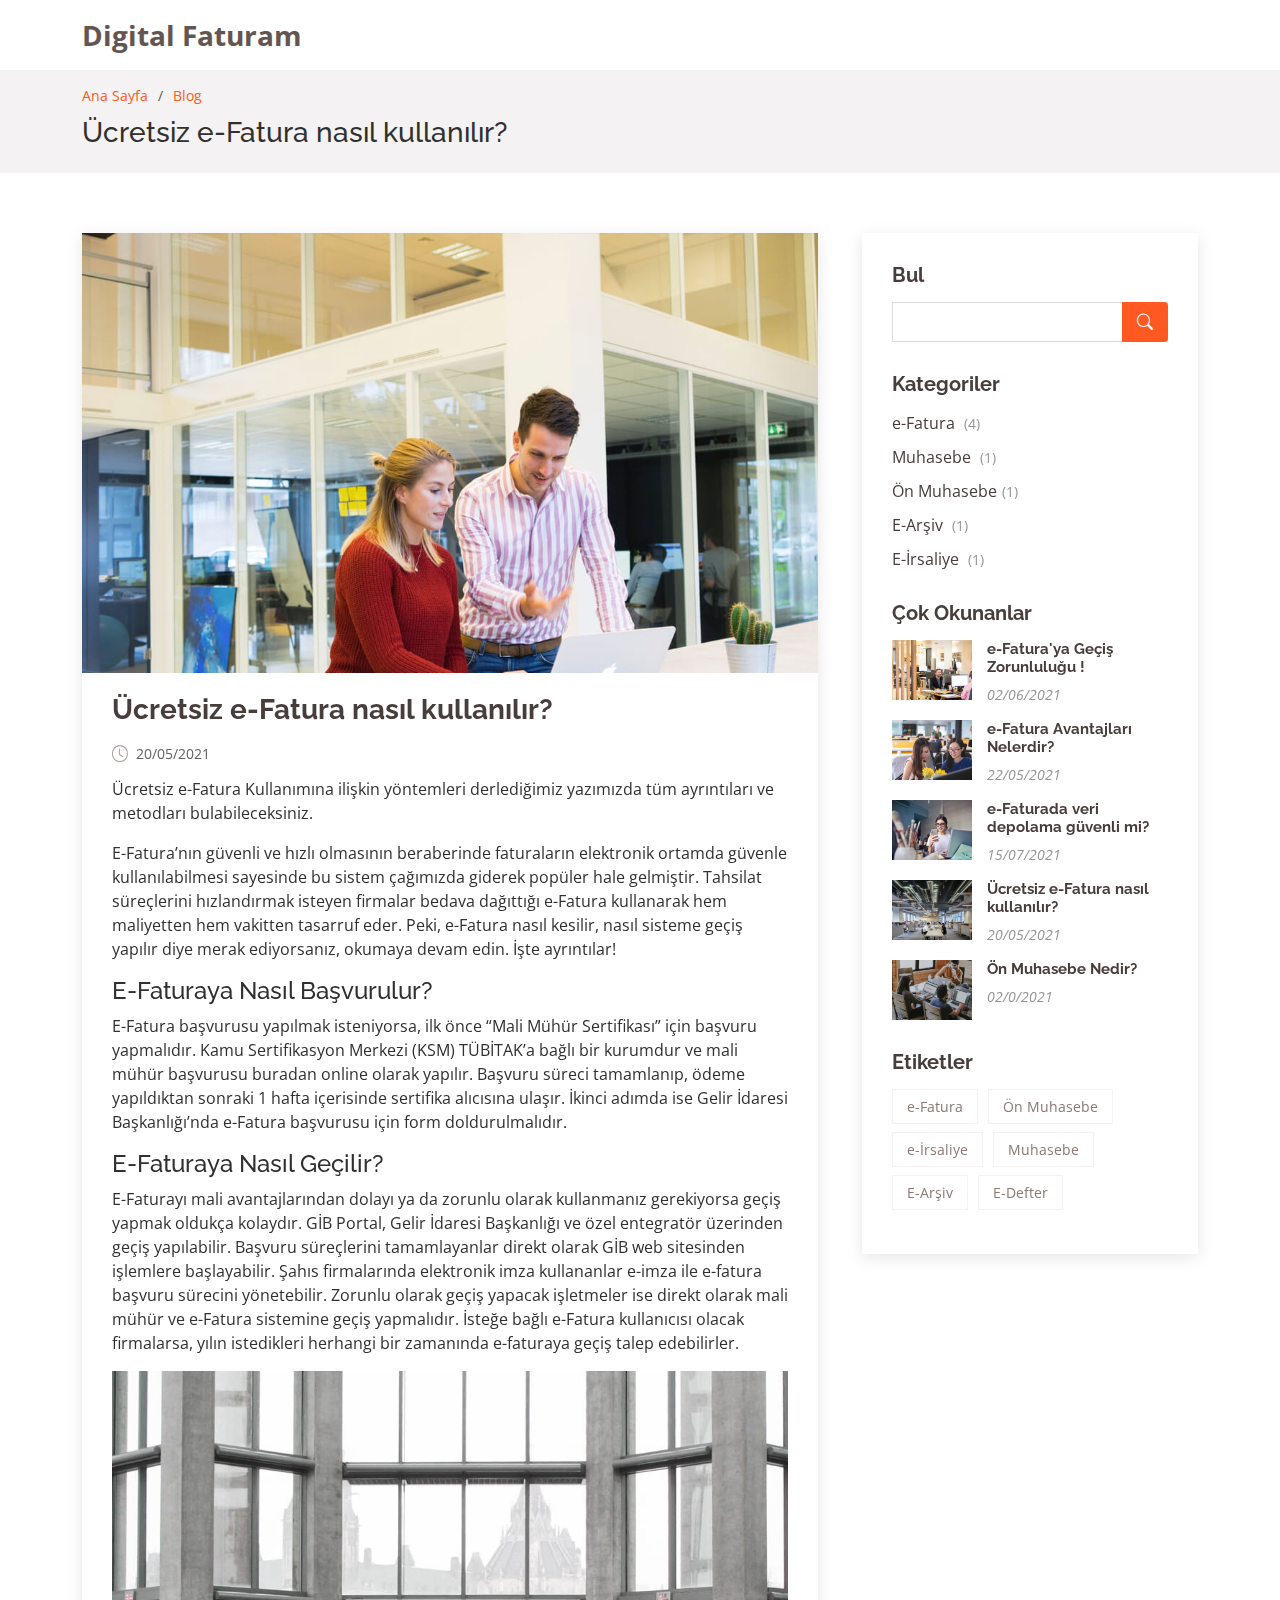
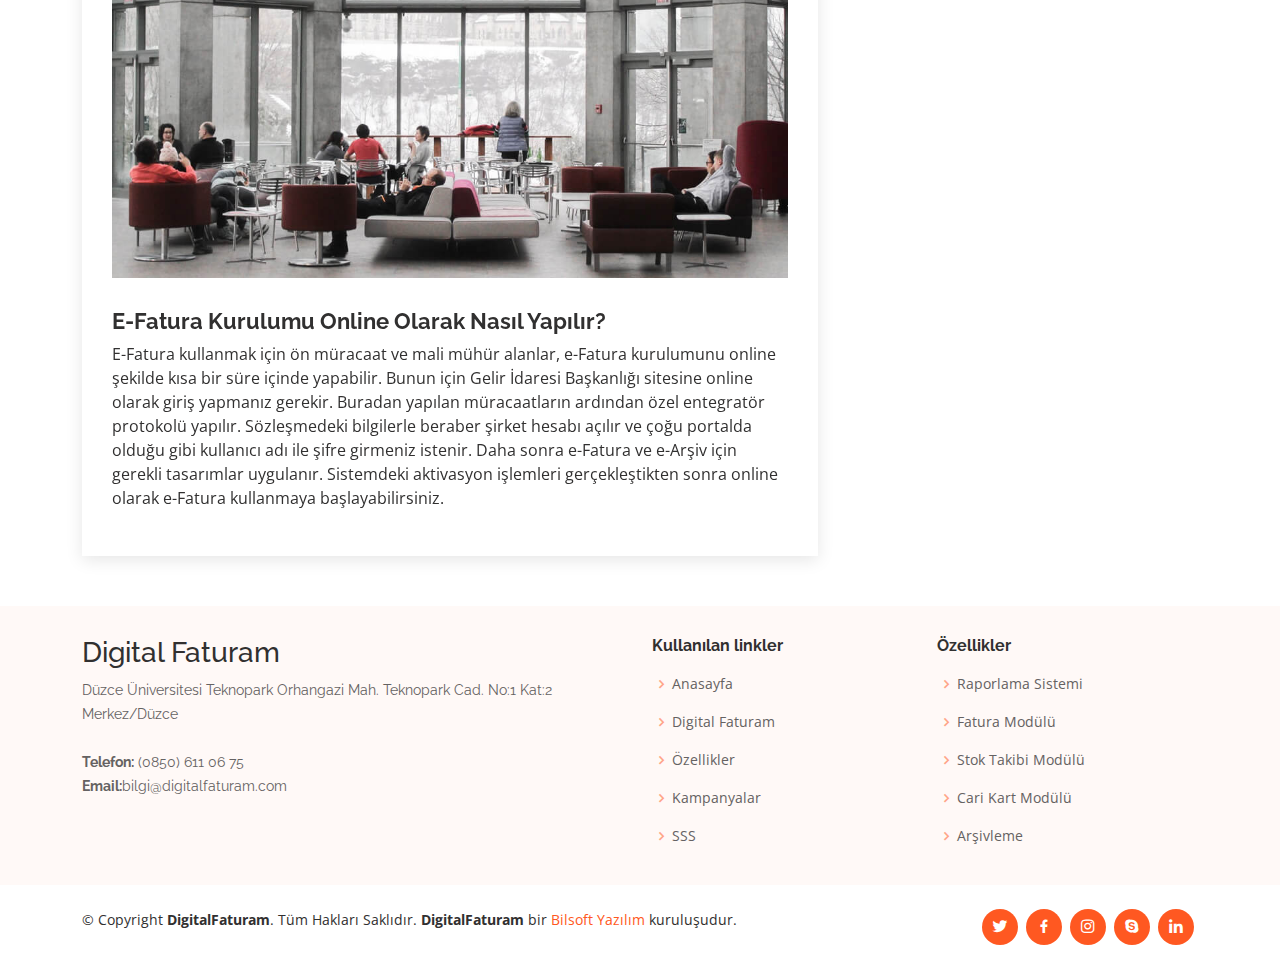
<file: DigitalFaturamMVC/DigitalFaturam/blog-single4.html>
<!DOCTYPE html>
<html lang="en">

<head>
  <meta charset="utf-8">
  <meta content="width=device-width, initial-scale=1.0" name="viewport">

  <title>Digital Faturam|e-Fatura Ücretsiz Dijital Dönüşüm</title>
  <meta content="" name="description">
  <meta content="" name="keywords">

  <!-- Favicons -->
  <link href="assets/img/favicon.png" rel="icon">
  <link href="assets/img/apple-touch-icon.png" rel="apple-touch-icon">

  <!-- Google Fonts -->
  <link
    href="https://fonts.googleapis.com/css?family=Open+Sans:300,300i,400,400i,600,600i,700,700i|Raleway:300,300i,400,400i,500,500i,600,600i,700,700i|Poppins:300,300i,400,400i,500,500i,600,600i,700,700i"
    rel="stylesheet">

  <!-- Vendor CSS Files -->
  <link href="assets/vendor/aos/aos.css" rel="stylesheet">
  <link href="assets/vendor/bootstrap/css/bootstrap.min.css" rel="stylesheet">
  <link href="assets/vendor/bootstrap-icons/bootstrap-icons.css" rel="stylesheet">
  <link href="assets/vendor/boxicons/css/boxicons.min.css" rel="stylesheet">
  <link href="assets/vendor/glightbox/css/glightbox.min.css" rel="stylesheet">
  <link href="assets/vendor/swiper/swiper-bundle.min.css" rel="stylesheet">

  <!-- Template Main CSS File -->
  <link href="assets/css/style.css" rel="stylesheet">

  <!-- =======================================================
  * Template Name: Flexor - v4.3.0
  * Template URL: https://bootstrapmade.com/flexor-free-multipurpose-bootstrap-template/
  * Author: BootstrapMade.com
  * License: https://bootstrapmade.com/license/
  ======================================================== -->
</head>

<body>



  <!-- ======= Header ======= -->
  <header id="header" class="d-flex align-items-center">
    <div class="container d-flex align-items-center justify-content-between">

      <div class="logo">
        <h1><a href="index.html">Digital Faturam</a></h1>
        <!-- Uncomment below if you prefer to use an image logo -->
        <!-- <a href="index.html"><img src="assets/img/logo.png" alt="" class="img-fluid"></a>-->
      </div>

    </div>
  </header><!-- End Header -->

  <main id="main">

    <!-- ======= Breadcrumbs ======= -->
    <section id="breadcrumbs" class="breadcrumbs">
      <div class="container">
        <ol>
          <li><a href="index.html">Ana Sayfa</a></li>
          <li><a href="blog.html">Blog</a></li>
        </ol>
        <h2>Ücretsiz e-Fatura nasıl kullanılır?</h2>
      </div>
    </section><!-- End Breadcrumbs -->

    <!-- ======= Blog Single Section ======= -->
    <section id="blog" class="blog">
      <div class="container" data-aos="fade-up">

        <div class="row">

          <div class="col-lg-8 entries">

            <article class="entry entry-single">

              <div class="entry-img">
                <img src="assets/img/blog/blog-4.jpg" alt="" class="img-fluid">
              </div>

              <h2 class="entry-title">
                <a href="blog-single.html">Ücretsiz e-Fatura nasıl kullanılır?</a>
              </h2>

              <div class="entry-meta">
                <ul>
                  
                  <li class="d-flex align-items-center"><i class="bi bi-clock"></i> <a href="blog-single.html"><time
                        datetime="2020-01-01">20/05/2021</time></a></li>
                 
                </ul>
              </div>

              <div class="entry-content">
                <p>
                  Ücretsiz e-Fatura Kullanımına ilişkin yöntemleri derlediğimiz yazımızda tüm ayrıntıları ve metodları
                  bulabileceksiniz. </p>

                <p>
                  E-Fatura’nın güvenli ve hızlı olmasının beraberinde faturaların elektronik ortamda güvenle
                  kullanılabilmesi sayesinde bu sistem çağımızda giderek popüler hale gelmiştir.
                  Tahsilat süreçlerini hızlandırmak isteyen firmalar bedava dağıttığı e-Fatura kullanarak hem maliyetten
                  hem vakitten tasarruf eder. Peki, e-Fatura nasıl kesilir,
                  nasıl sisteme geçiş yapılır diye merak ediyorsanız, okumaya devam edin. İşte ayrıntılar! </p>

                <h4> E-Faturaya Nasıl Başvurulur?</h4>
                <p>
                  E-Fatura başvurusu yapılmak isteniyorsa, ilk önce “Mali Mühür Sertifikası” için başvuru yapmalıdır.
                  Kamu Sertifikasyon Merkezi (KSM) TÜBİTAK’a bağlı bir kurumdur ve mali mühür başvurusu buradan online
                  olarak yapılır. Başvuru süreci tamamlanıp,
                  ödeme yapıldıktan sonraki 1 hafta içerisinde sertifika alıcısına ulaşır. İkinci adımda ise Gelir
                  İdaresi Başkanlığı’nda e-Fatura başvurusu için form doldurulmalıdır. </p>

                <h4>E-Faturaya Nasıl Geçilir? </h4>
                <p>
                  E-Faturayı mali avantajlarından dolayı ya da zorunlu olarak kullanmanız gerekiyorsa geçiş yapmak
                  oldukça kolaydır.
                  GİB Portal, Gelir İdaresi Başkanlığı ve özel entegratör üzerinden geçiş yapılabilir. Başvuru
                  süreçlerini tamamlayanlar direkt olarak GİB web sitesinden işlemlere başlayabilir.
                  Şahıs firmalarında elektronik imza kullananlar e-imza ile e-fatura başvuru sürecini yönetebilir.
                  Zorunlu olarak geçiş yapacak işletmeler ise direkt olarak mali mühür ve
                  e-Fatura sistemine geçiş yapmalıdır.
                  İsteğe bağlı e-Fatura kullanıcısı olacak firmalarsa, yılın istedikleri herhangi bir zamanında
                  e-faturaya geçiş talep edebilirler.</p>


                <img src="assets/img/blog/blog-inside-post.jpg" class="img-fluid" alt="">

                <h3>E-Fatura Kurulumu Online Olarak Nasıl Yapılır?</h3>
                <p>
                  E-Fatura kullanmak için ön müracaat ve mali mühür alanlar, e-Fatura kurulumunu online şekilde kısa bir
                  süre içinde yapabilir.
                  Bunun için Gelir İdaresi Başkanlığı sitesine online olarak giriş yapmanız gerekir. Buradan yapılan
                  müracaatların ardından özel entegratör protokolü yapılır. Sözleşmedeki bilgilerle beraber şirket
                  hesabı açılır ve çoğu portalda olduğu gibi kullanıcı adı ile şifre girmeniz istenir.
                  Daha sonra e-Fatura ve e-Arşiv için gerekli tasarımlar uygulanır. Sistemdeki aktivasyon işlemleri
                  gerçekleştikten sonra online olarak e-Fatura kullanmaya başlayabilirsiniz.
                </p>


              </div>
            </article><!-- End blog entry -->





          </div><!-- End blog entries list -->

          <div class="col-lg-4">

            <div class="sidebar">

              <h3 class="sidebar-title">Bul</h3>
              <div class="sidebar-item search-form">
                <form action="">
                  <input type="text">
                  <button type="submit"><i class="bi bi-search"></i></button>
                </form>
              </div><!-- End sidebar search formn-->

              <h3 class="sidebar-title">Kategoriler</h3>
              <div class="sidebar-item categories">
                <ul>
                  <li><a href="#">e-Fatura  <span>(4)</span></a></li>
                  <li><a href="#">Muhasebe <span>(1)</span></a></li>
                  <li><a href="#">Ön Muhasebe<span>(1)</span></a></li>
                  <li><a href="#">E-Arşiv <span>(1)</span></a></li>
                  <li><a href="#">E-İrsaliye <span>(1)</span></a></li>
              
                </ul>
              </div><!-- End sidebar categories-->

              <h3 class="sidebar-title">Çok Okunanlar</h3>
              <div class="sidebar-item recent-posts">
                <div class="post-item clearfix">
                  <img src="assets/img/blog/blog-recent-1.jpg" alt="">
                  <h4><a href="blog-single.html">e-Fatura'ya Geçiş Zorunluluğu !</a></h4>
                  <time datetime="2020-01-01">02/06/2021</time>
                </div>

                <div class="post-item clearfix">
                  <img src="assets/img/blog/blog-recent-2.jpg" alt="">
                  <h4><a href="blog-single2.html">e-Fatura Avantajları Nelerdir?</a></h4>
                  <time datetime="2020-01-01">22/05/2021</time>
                </div>

                <div class="post-item clearfix">
                  <img src="assets/img/blog/blog-recent-3.jpg" alt="">
                  <h4><a href="blog-single3.html">e-Faturada veri depolama güvenli mi?</a></h4>
                  <time datetime="2020-01-01">15/07/2021</time>
                </div>

                <div class="post-item clearfix">
                  <img src="assets/img/blog/blog-recent-4.jpg" alt="">
                  <h4><a href="blog-single4.html">Ücretsiz e-Fatura nasıl kullanılır?</a></h4>
                  <time datetime="2020-01-01">20/05/2021</time>
                </div>

                <div class="post-item clearfix">
                  <img src="assets/img/blog/blog-recent-5.jpg" alt="">
                  <h4><a href="blog-single5.html">Ön Muhasebe Nedir?</a></h4>
                  <time datetime="2020-01-01">02/0/2021</time>
                </div>

              </div><!-- End sidebar recent posts-->

              <h3 class="sidebar-title">Etiketler</h3>
              <div class="sidebar-item tags">
                <ul>
                  <li><a href="#">e-Fatura</a></li>
                  <li><a href="#">Ön Muhasebe</a></li>
                  <li><a href="#">e-İrsaliye</a></li>
                  <li><a href="#">Muhasebe</a></li>
                  <li><a href="#">E-Arşiv</a></li>
                  <li><a href="#">E-Defter</a></li>
                  
                </ul>
              </div><!-- End sidebar tags-->

            </div><!-- End sidebar -->

          </div><!-- End blog sidebar -->

        </div>

      </div>
    </section><!-- End Blog Single Section -->

  </main><!-- End #main -->

  <!-- ======= Footer ======= -->
  <footer id="footer">

    <div class="footer-top">
      <div class="container">
        <div class="row">

          <div class="col-lg-6 col-md-4 footer-contact">
            <h3>Digital Faturam</h3>
            <p>
              Düzce Üniversitesi Teknopark
              Orhangazi Mah. Teknopark Cad. 
              No:1 Kat:2 Merkez/Düzce <br><br>
              <strong>Telefon:</strong> (0850) 611 06 75<br>
              <strong>Email:</strong>bilgi@digitalfaturam.com<br>
            </p>
          </div>

          <div class="col-lg-3 col-md-4 footer-links">
            <h4>Kullanılan linkler</h4>
            <ul>
              <li><i class="bx bx-chevron-right"></i> <a href="/index.html">Anasayfa</a></li>
              <li><i class="bx bx-chevron-right"></i> <a href="#about">Digital Faturam</a></li>
              <li><i class="bx bx-chevron-right"></i> <a href="#services">Özellikler</a></li>
              <li><i class="bx bx-chevron-right"></i> <a href="#pricing">Kampanyalar</a></li>
              <li><i class="bx bx-chevron-right"></i> <a href="#sss">SSS</a></li>
            </ul>
          </div>
          <div class="col-lg-3 col-md-4 footer-links">
            <h4>Özellikler</h4>
            <ul>
              <li><i class="bx bx-chevron-right"></i> <a href="#">Raporlama Sistemi</a></li>
              <li><i class="bx bx-chevron-right"></i> <a href="#">Fatura Modülü</a></li>
              <li><i class="bx bx-chevron-right"></i> <a href="#">Stok Takibi Modülü</a></li>
              <li><i class="bx bx-chevron-right"></i> <a href="#">Cari Kart Modülü</a></li>
              <li><i class="bx bx-chevron-right"></i> <a href="#">Arşivleme</a></li>
            </ul>
          </div>

      

        </div>
      </div>
    </div>

    <div class="container d-lg-flex py-4">

      <div class="me-lg-auto text-center text-lg-start">
        <div class="copyright">
          &copy; Copyright <strong><span>DigitalFaturam</span></strong>. Tüm Hakları Saklıdır. <strong> DigitalFaturam </strong>bir <a href="https://www.bilsoft.com">Bilsoft Yazılım</a> kuruluşudur.
        </div>
        <div class="credits">
          <!-- All the links in the footer should remain intact. -->
          <!-- You can delete the links only if you purchased the pro version. -->
          <!-- Licensing information: https://bootstrapmade.com/license/ -->
          <!-- Purchase the pro version with working PHP/AJAX contact form: https://bootstrapmade.com/flexor-free-multipurpose-bootstrap-template/ -->
          
        </div>
      </div>
      <div class="social-links text-center text-lg-right pt-3 pt-lg-0">
        <a href="#" class="twitter"><i class="bx bxl-twitter"></i></a>
        <a href="#" class="facebook"><i class="bx bxl-facebook"></i></a>
        <a href="https://www.instagram.com/digitalfaturam/" class="instagram"><i class="bx bxl-instagram"></i></a>
        <a href="#" class="google-plus"><i class="bx bxl-skype"></i></a>
        <a href="#" class="linkedin"><i class="bx bxl-linkedin"></i></a>
      </div>
    </div>
  </footer><!-- End Footer -->

  <a href="#" class="back-to-top d-flex align-items-center justify-content-center"><i
      class="bi bi-arrow-up-short"></i></a>

  <!-- Vendor JS Files -->
  <script src="assets/vendor/aos/aos.js"></script>
  <script src="assets/vendor/bootstrap/js/bootstrap.bundle.min.js"></script>
  <script src="assets/vendor/glightbox/js/glightbox.min.js"></script>
  <script src="assets/vendor/isotope-layout/isotope.pkgd.min.js"></script>
  <script src="assets/vendor/php-email-form/validate.js"></script>
  <script src="assets/vendor/swiper/swiper-bundle.min.js"></script>

  <!-- Template Main JS File -->
  <script src="assets/js/main.js"></script>

</body>

</html>
</file>
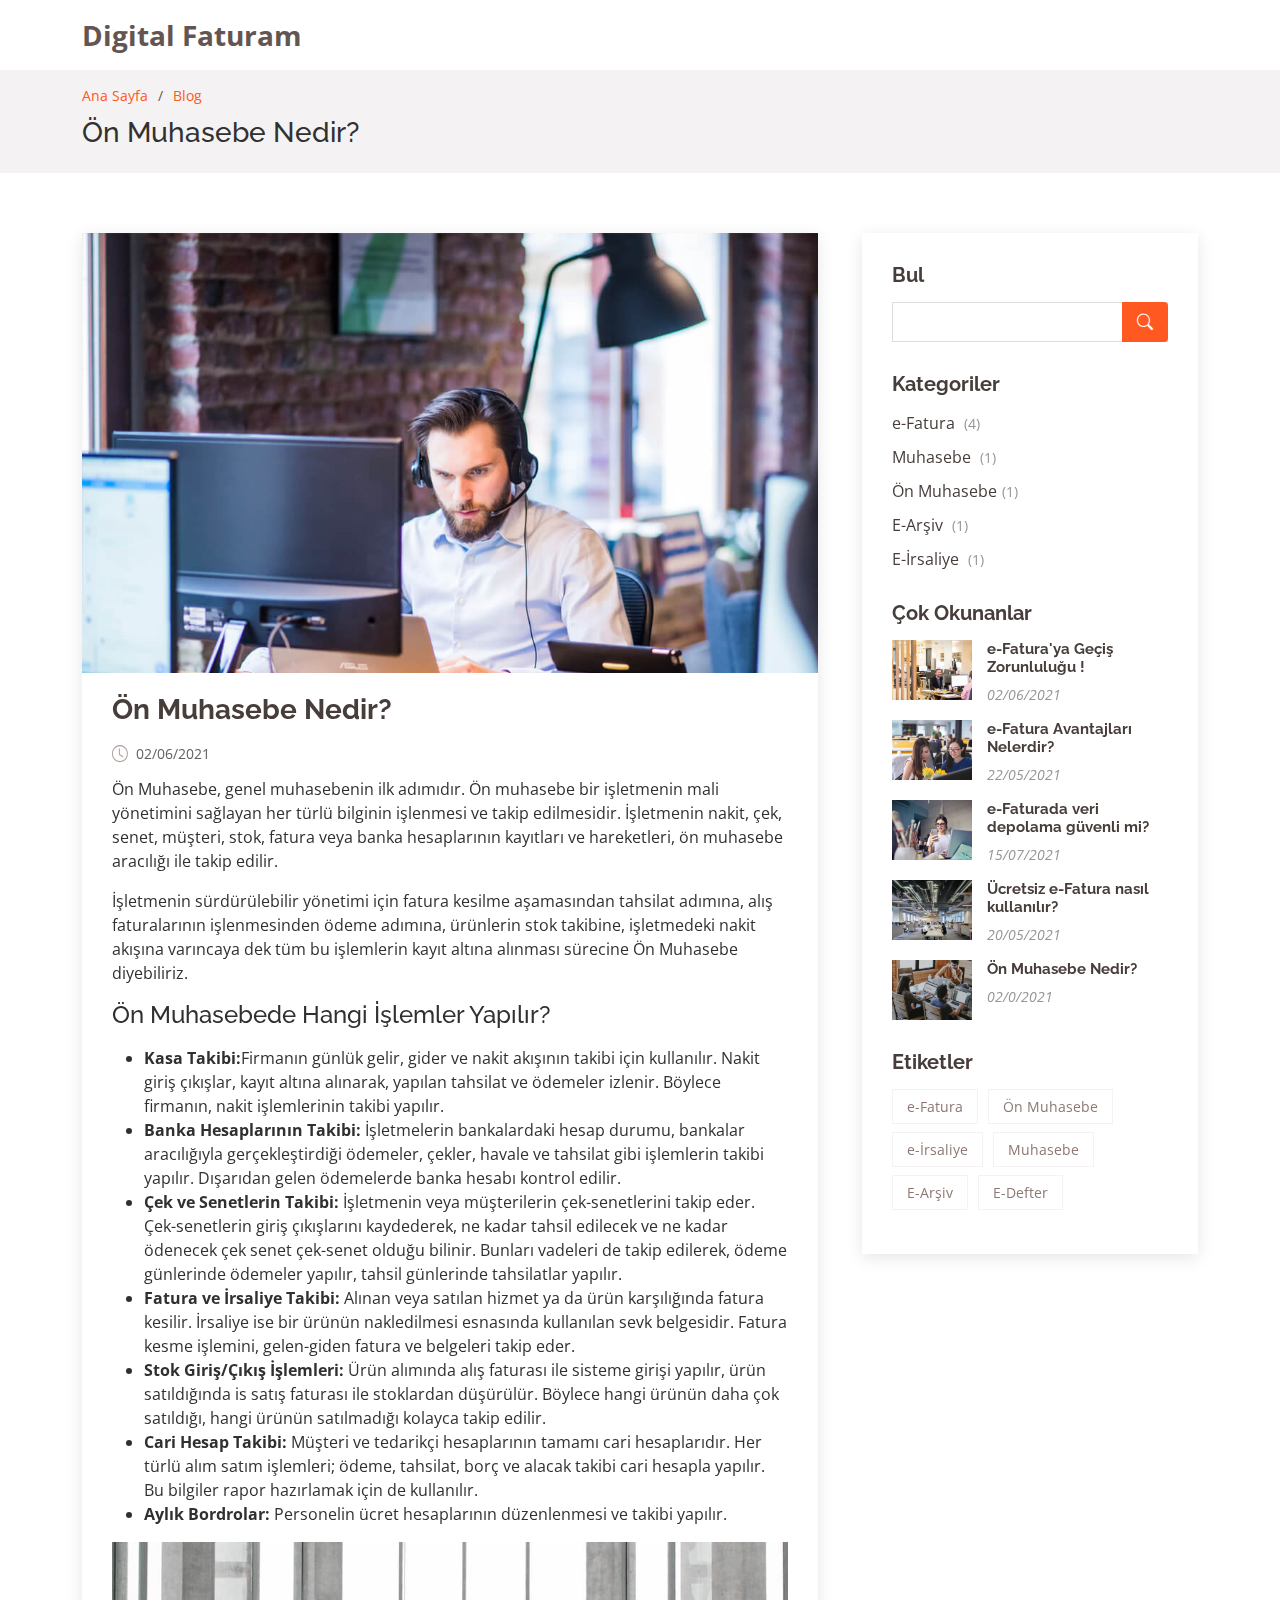
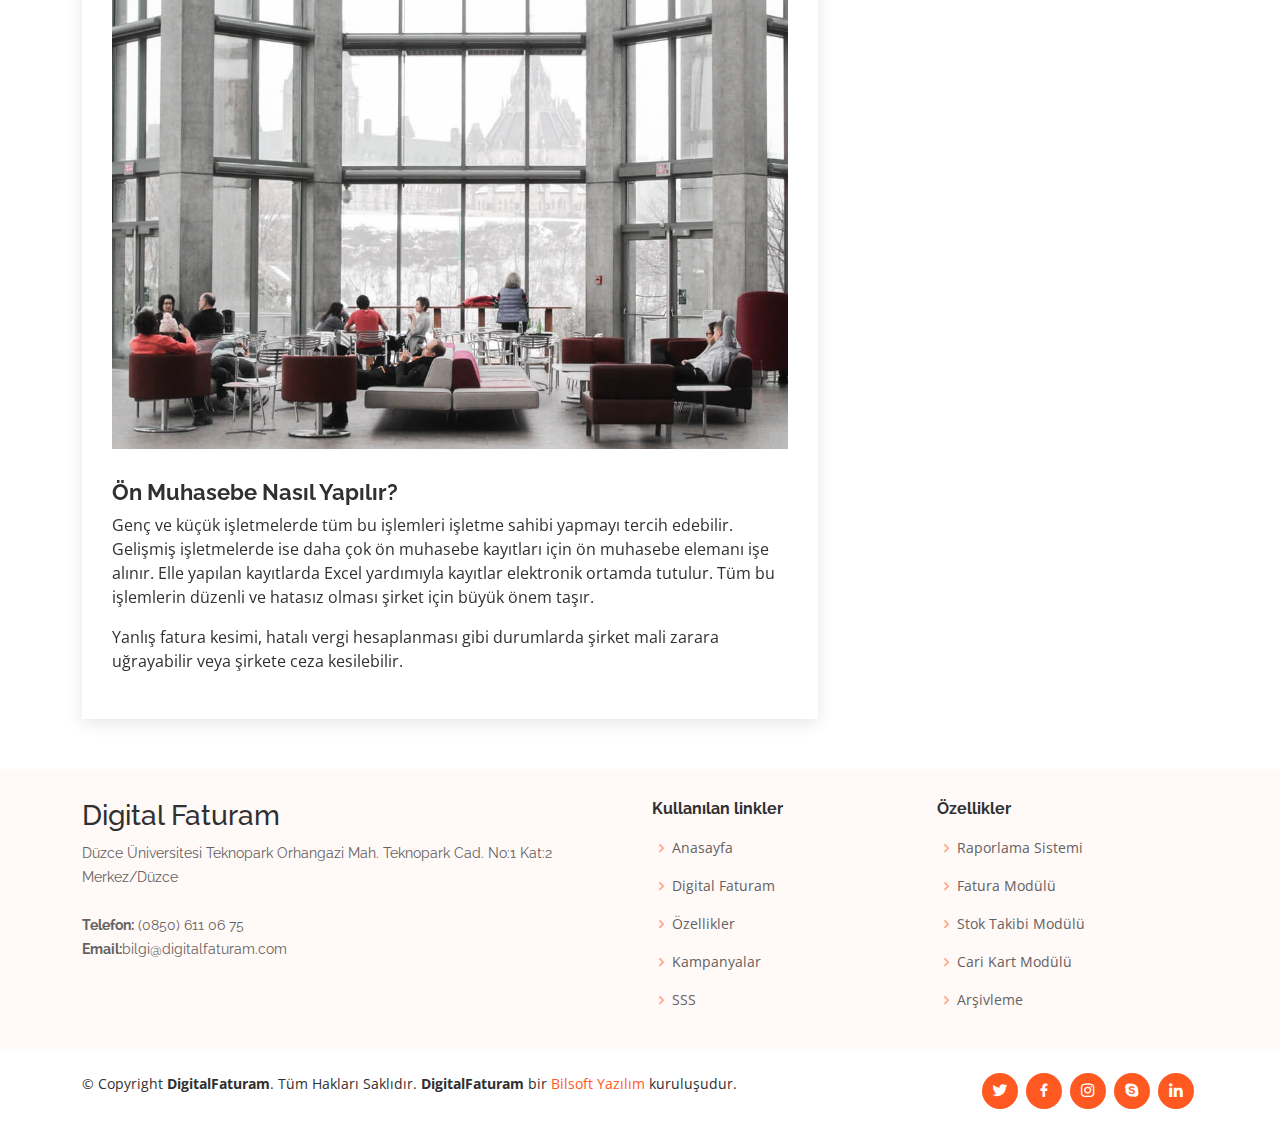
<file: DigitalFaturamMVC/DigitalFaturam/blog-single5.html>
<!DOCTYPE html>
<html lang="en">

<head>
  <meta charset="utf-8">
  <meta content="width=device-width, initial-scale=1.0" name="viewport">

  <title>Digital Faturam|e-Fatura Ücretsiz Dijital Dönüşüm</title>
  <meta content="" name="description">
  <meta content="" name="keywords">

  <!-- Favicons -->
  <link href="assets/img/favicon.png" rel="icon">
  <link href="assets/img/apple-touch-icon.png" rel="apple-touch-icon">

  <!-- Google Fonts -->
  <link
    href="https://fonts.googleapis.com/css?family=Open+Sans:300,300i,400,400i,600,600i,700,700i|Raleway:300,300i,400,400i,500,500i,600,600i,700,700i|Poppins:300,300i,400,400i,500,500i,600,600i,700,700i"
    rel="stylesheet">

  <!-- Vendor CSS Files -->
  <link href="assets/vendor/aos/aos.css" rel="stylesheet">
  <link href="assets/vendor/bootstrap/css/bootstrap.min.css" rel="stylesheet">
  <link href="assets/vendor/bootstrap-icons/bootstrap-icons.css" rel="stylesheet">
  <link href="assets/vendor/boxicons/css/boxicons.min.css" rel="stylesheet">
  <link href="assets/vendor/glightbox/css/glightbox.min.css" rel="stylesheet">
  <link href="assets/vendor/swiper/swiper-bundle.min.css" rel="stylesheet">

  <!-- Template Main CSS File -->
  <link href="assets/css/style.css" rel="stylesheet">

  <!-- =======================================================
  * Template Name: Flexor - v4.3.0
  * Template URL: https://bootstrapmade.com/flexor-free-multipurpose-bootstrap-template/
  * Author: BootstrapMade.com
  * License: https://bootstrapmade.com/license/
  ======================================================== -->
</head>

<body>

  <!-- ======= Top Bar ======= 
  <section id="topbar" class="d-flex align-items-center">
    <div class="container d-flex justify-content-center justify-content-md-between">
      <div class="contact-info d-flex align-items-center">
        <i class="bi bi-envelope d-flex align-items-center"><a href="mailto:contact@example.com">contact@example.com</a></i>
        <i class="bi bi-phone d-flex align-items-center ms-4"><span>+1 5589 55488 55</span></i>
      </div>

      <div class="cta d-none d-md-flex align-items-center">
        <a href="#about" class="scrollto">Get Started</a>
      </div>
    </div>
  </section>-->

  <!-- ======= Header ======= -->
  <header id="header" class="d-flex align-items-center">
    <div class="container d-flex align-items-center justify-content-between">

      <div class="logo">
        <h1><a href="index.html">Digital Faturam</a></h1>
        <!-- Uncomment below if you prefer to use an image logo -->
        <!-- <a href="index.html"><img src="assets/img/logo.png" alt="" class="img-fluid"></a>-->
      </div>



    </div>
  </header><!-- End Header -->

  <main id="main">

    <!-- ======= Breadcrumbs ======= -->
    <section id="breadcrumbs" class="breadcrumbs">
      <div class="container">
        <ol>
          <li><a href="index.html">Ana Sayfa</a></li>
          <li><a href="blog.html">Blog</a></li>
        </ol>
        <h2>Ön Muhasebe Nedir?</h2>
      </div>
    </section><!-- End Breadcrumbs -->

    <!-- ======= Blog Single Section ======= -->
    <section id="blog" class="blog">
      <div class="container" data-aos="fade-up">

        <div class="row">

          <div class="col-lg-8 entries">

            <article class="entry entry-single">

              <div class="entry-img">
                <img src="assets/img/blog/blog-1.jpg" alt="" class="img-fluid">
              </div>

              <h2 class="entry-title">
                <a href="blog-single.html">Ön Muhasebe Nedir?</a>
              </h2>

              <div class="entry-meta">
                <ul>
                
                  <li class="d-flex align-items-center"><i class="bi bi-clock"></i> <a href="blog-single.html"><time
                        datetime="2020-01-01">02/06/2021</time></a></li>
                  
                </ul>
              </div>

              <div class="entry-content">
                <p>
                  Ön Muhasebe, genel muhasebenin ilk adımıdır. Ön muhasebe bir işletmenin mali yönetimini sağlayan her
                  türlü bilginin işlenmesi ve takip edilmesidir.
                  İşletmenin nakit, çek, senet, müşteri, stok, fatura veya banka hesaplarının kayıtları ve hareketleri,
                  ön muhasebe aracılığı ile takip edilir.
                </p>

                <p>
                  İşletmenin sürdürülebilir yönetimi için fatura kesilme aşamasından tahsilat adımına, alış
                  faturalarının işlenmesinden ödeme adımına, ürünlerin stok takibine,
                  işletmedeki nakit akışına varıncaya dek tüm bu işlemlerin kayıt altına alınması sürecine Ön Muhasebe
                  diyebiliriz.
                </p>

                <h4> Ön Muhasebede Hangi İşlemler Yapılır? </h4>
                <p>
                <ul>
                  <li><strong>Kasa Takibi:</strong>Firmanın günlük gelir, gider ve nakit akışının takibi için
                    kullanılır.
                    Nakit giriş çıkışlar, kayıt altına alınarak, yapılan tahsilat ve ödemeler izlenir. Böylece firmanın,
                    nakit işlemlerinin takibi yapılır.</li>

                  <li><strong> Banka Hesaplarının Takibi: </strong> İşletmelerin bankalardaki hesap durumu, bankalar
                    aracılığıyla gerçekleştirdiği ödemeler, çekler,
                    havale ve tahsilat gibi işlemlerin takibi yapılır. Dışarıdan gelen ödemelerde banka hesabı kontrol
                    edilir. </li>
                  <li><strong> Çek ve Senetlerin Takibi: </strong> İşletmenin veya müşterilerin çek-senetlerini takip
                    eder. Çek-senetlerin giriş çıkışlarını kaydederek, ne kadar tahsil edilecek ve ne kadar ödenecek çek
                    senet çek-senet olduğu bilinir.
                    Bunları vadeleri de takip edilerek, ödeme günlerinde ödemeler yapılır, tahsil günlerinde tahsilatlar
                    yapılır. </li>
                  <li><strong> Fatura ve İrsaliye Takibi: </strong> Alınan veya satılan hizmet ya da ürün karşılığında
                    fatura kesilir.
                    İrsaliye ise bir ürünün nakledilmesi esnasında kullanılan sevk belgesidir. Fatura kesme işlemini,
                    gelen-giden fatura ve belgeleri takip eder. </li>
                  <li><strong> Stok Giriş/Çıkış İşlemleri: </strong> Ürün alımında alış faturası ile sisteme girişi
                    yapılır, ürün satıldığında is satış faturası ile stoklardan düşürülür.
                    Böylece hangi ürünün daha çok satıldığı, hangi ürünün satılmadığı kolayca takip edilir. </li>
                  <li><strong> Cari Hesap Takibi: </strong> Müşteri ve tedarikçi hesaplarının tamamı cari hesaplarıdır.
                    Her türlü alım satım işlemleri; ödeme, tahsilat, borç ve alacak takibi cari hesapla yapılır. Bu
                    bilgiler rapor hazırlamak için de kullanılır.

                  </li>
                  <li><strong> Aylık Bordrolar: </strong> Personelin ücret hesaplarının düzenlenmesi ve takibi yapılır.
                  </li>

                </ul>

                </p>





                <img src="assets/img/blog/blog-inside-post.jpg" class="img-fluid" alt="">

                <h3>Ön Muhasebe Nasıl Yapılır?</h3>
                <p>
                  Genç ve küçük işletmelerde tüm bu işlemleri işletme sahibi yapmayı tercih edebilir. Gelişmiş
                  işletmelerde ise daha çok ön muhasebe kayıtları için ön muhasebe elemanı işe alınır.
                  Elle yapılan kayıtlarda Excel yardımıyla kayıtlar elektronik ortamda tutulur. Tüm bu işlemlerin
                  düzenli ve hatasız olması şirket için büyük önem taşır.
                </p>
                <p>
                  Yanlış fatura kesimi, hatalı vergi hesaplanması gibi durumlarda şirket mali zarara uğrayabilir veya
                  şirkete ceza kesilebilir.

                </p>

              </div>

            </article><!-- End blog entry -->





          </div><!-- End blog entries list -->

          <div class="col-lg-4">

            <div class="sidebar">

              <h3 class="sidebar-title">Bul</h3>
              <div class="sidebar-item search-form">
                <form action="">
                  <input type="text">
                  <button type="submit"><i class="bi bi-search"></i></button>
                </form>
              </div><!-- End sidebar search formn-->

              <h3 class="sidebar-title">Kategoriler</h3>
              <div class="sidebar-item categories">
                <ul>
                  <li><a href="#">e-Fatura  <span>(4)</span></a></li>
                  <li><a href="#">Muhasebe <span>(1)</span></a></li>
                  <li><a href="#">Ön Muhasebe<span>(1)</span></a></li>
                  <li><a href="#">E-Arşiv <span>(1)</span></a></li>
                  <li><a href="#">E-İrsaliye <span>(1)</span></a></li>
              
                </ul>
              </div><!-- End sidebar categories-->

              <h3 class="sidebar-title">Çok Okunanlar</h3>
              <div class="sidebar-item recent-posts">
                <div class="post-item clearfix">
                  <img src="assets/img/blog/blog-recent-1.jpg" alt="">
                  <h4><a href="blog-single.html">e-Fatura'ya Geçiş Zorunluluğu !</a></h4>
                  <time datetime="2020-01-01">02/06/2021</time>
                </div>

                <div class="post-item clearfix">
                  <img src="assets/img/blog/blog-recent-2.jpg" alt="">
                  <h4><a href="blog-single2.html">e-Fatura Avantajları Nelerdir?</a></h4>
                  <time datetime="2020-01-01">22/05/2021</time>
                </div>

                <div class="post-item clearfix">
                  <img src="assets/img/blog/blog-recent-3.jpg" alt="">
                  <h4><a href="blog-single3.html">e-Faturada veri depolama güvenli mi?</a></h4>
                  <time datetime="2020-01-01">15/07/2021</time>
                </div>

                <div class="post-item clearfix">
                  <img src="assets/img/blog/blog-recent-4.jpg" alt="">
                  <h4><a href="blog-single4.html">Ücretsiz e-Fatura nasıl kullanılır?</a></h4>
                  <time datetime="2020-01-01">20/05/2021</time>
                </div>

                <div class="post-item clearfix">
                  <img src="assets/img/blog/blog-recent-5.jpg" alt="">
                  <h4><a href="blog-single5.html">Ön Muhasebe Nedir?</a></h4>
                  <time datetime="2020-01-01">02/0/2021</time>
                </div>

              </div><!-- End sidebar recent posts-->

              <h3 class="sidebar-title">Etiketler</h3>
              <div class="sidebar-item tags">
                <ul>
                  <li><a href="#">e-Fatura</a></li>
                  <li><a href="#">Ön Muhasebe</a></li>
                  <li><a href="#">e-İrsaliye</a></li>
                  <li><a href="#">Muhasebe</a></li>
                  <li><a href="#">E-Arşiv</a></li>
                  <li><a href="#">E-Defter</a></li>
                  
                </ul>
              </div><!-- End sidebar tags-->

            </div><!-- End sidebar -->

          </div><!-- End blog sidebar -->
        </div>

      </div>
    </section><!-- End Blog Single Section -->

  </main><!-- End #main -->

  <!-- ======= Footer ======= -->
  <footer id="footer">

    <div class="footer-top">
      <div class="container">
        <div class="row">

          <div class="col-lg-6 col-md-4 footer-contact">
            <h3>Digital Faturam</h3>
            <p>
              Düzce Üniversitesi Teknopark
              Orhangazi Mah. Teknopark Cad. 
              No:1 Kat:2 Merkez/Düzce <br><br>
              <strong>Telefon:</strong> (0850) 611 06 75<br>
              <strong>Email:</strong>bilgi@digitalfaturam.com<br>
            </p>
          </div>

          <div class="col-lg-3 col-md-4 footer-links">
            <h4>Kullanılan linkler</h4>
            <ul>
              <li><i class="bx bx-chevron-right"></i> <a href="/index.html">Anasayfa</a></li>
              <li><i class="bx bx-chevron-right"></i> <a href="#about">Digital Faturam</a></li>
              <li><i class="bx bx-chevron-right"></i> <a href="#services">Özellikler</a></li>
              <li><i class="bx bx-chevron-right"></i> <a href="#pricing">Kampanyalar</a></li>
              <li><i class="bx bx-chevron-right"></i> <a href="#sss">SSS</a></li>
            </ul>
          </div>
          <div class="col-lg-3 col-md-4 footer-links">
            <h4>Özellikler</h4>
            <ul>
              <li><i class="bx bx-chevron-right"></i> <a href="#">Raporlama Sistemi</a></li>
              <li><i class="bx bx-chevron-right"></i> <a href="#">Fatura Modülü</a></li>
              <li><i class="bx bx-chevron-right"></i> <a href="#">Stok Takibi Modülü</a></li>
              <li><i class="bx bx-chevron-right"></i> <a href="#">Cari Kart Modülü</a></li>
              <li><i class="bx bx-chevron-right"></i> <a href="#">Arşivleme</a></li>
            </ul>
          </div>

      

        </div>
      </div>
    </div>

    <div class="container d-lg-flex py-4">

      <div class="me-lg-auto text-center text-lg-start">
        <div class="copyright">
          &copy; Copyright <strong><span>DigitalFaturam</span></strong>. Tüm Hakları Saklıdır. <strong> DigitalFaturam </strong>bir <a href="https://www.bilsoft.com">Bilsoft Yazılım</a> kuruluşudur.
        </div>
        <div class="credits">
          <!-- All the links in the footer should remain intact. -->
          <!-- You can delete the links only if you purchased the pro version. -->
          <!-- Licensing information: https://bootstrapmade.com/license/ -->
          <!-- Purchase the pro version with working PHP/AJAX contact form: https://bootstrapmade.com/flexor-free-multipurpose-bootstrap-template/ -->
          
        </div>
      </div>
      <div class="social-links text-center text-lg-right pt-3 pt-lg-0">
        <a href="#" class="twitter"><i class="bx bxl-twitter"></i></a>
        <a href="#" class="facebook"><i class="bx bxl-facebook"></i></a>
        <a href="https://www.instagram.com/digitalfaturam/" class="instagram"><i class="bx bxl-instagram"></i></a>
        <a href="#" class="google-plus"><i class="bx bxl-skype"></i></a>
        <a href="#" class="linkedin"><i class="bx bxl-linkedin"></i></a>
      </div>
    </div>
  </footer><!-- End Footer -->

  <a href="#" class="back-to-top d-flex align-items-center justify-content-center"><i
      class="bi bi-arrow-up-short"></i></a>

  <!-- Vendor JS Files -->
  <script src="assets/vendor/aos/aos.js"></script>
  <script src="assets/vendor/bootstrap/js/bootstrap.bundle.min.js"></script>
  <script src="assets/vendor/glightbox/js/glightbox.min.js"></script>
  <script src="assets/vendor/isotope-layout/isotope.pkgd.min.js"></script>
  <script src="assets/vendor/php-email-form/validate.js"></script>
  <script src="assets/vendor/swiper/swiper-bundle.min.js"></script>

  <!-- Template Main JS File -->
  <script src="assets/js/main.js"></script>

</body>

</html>
</file>
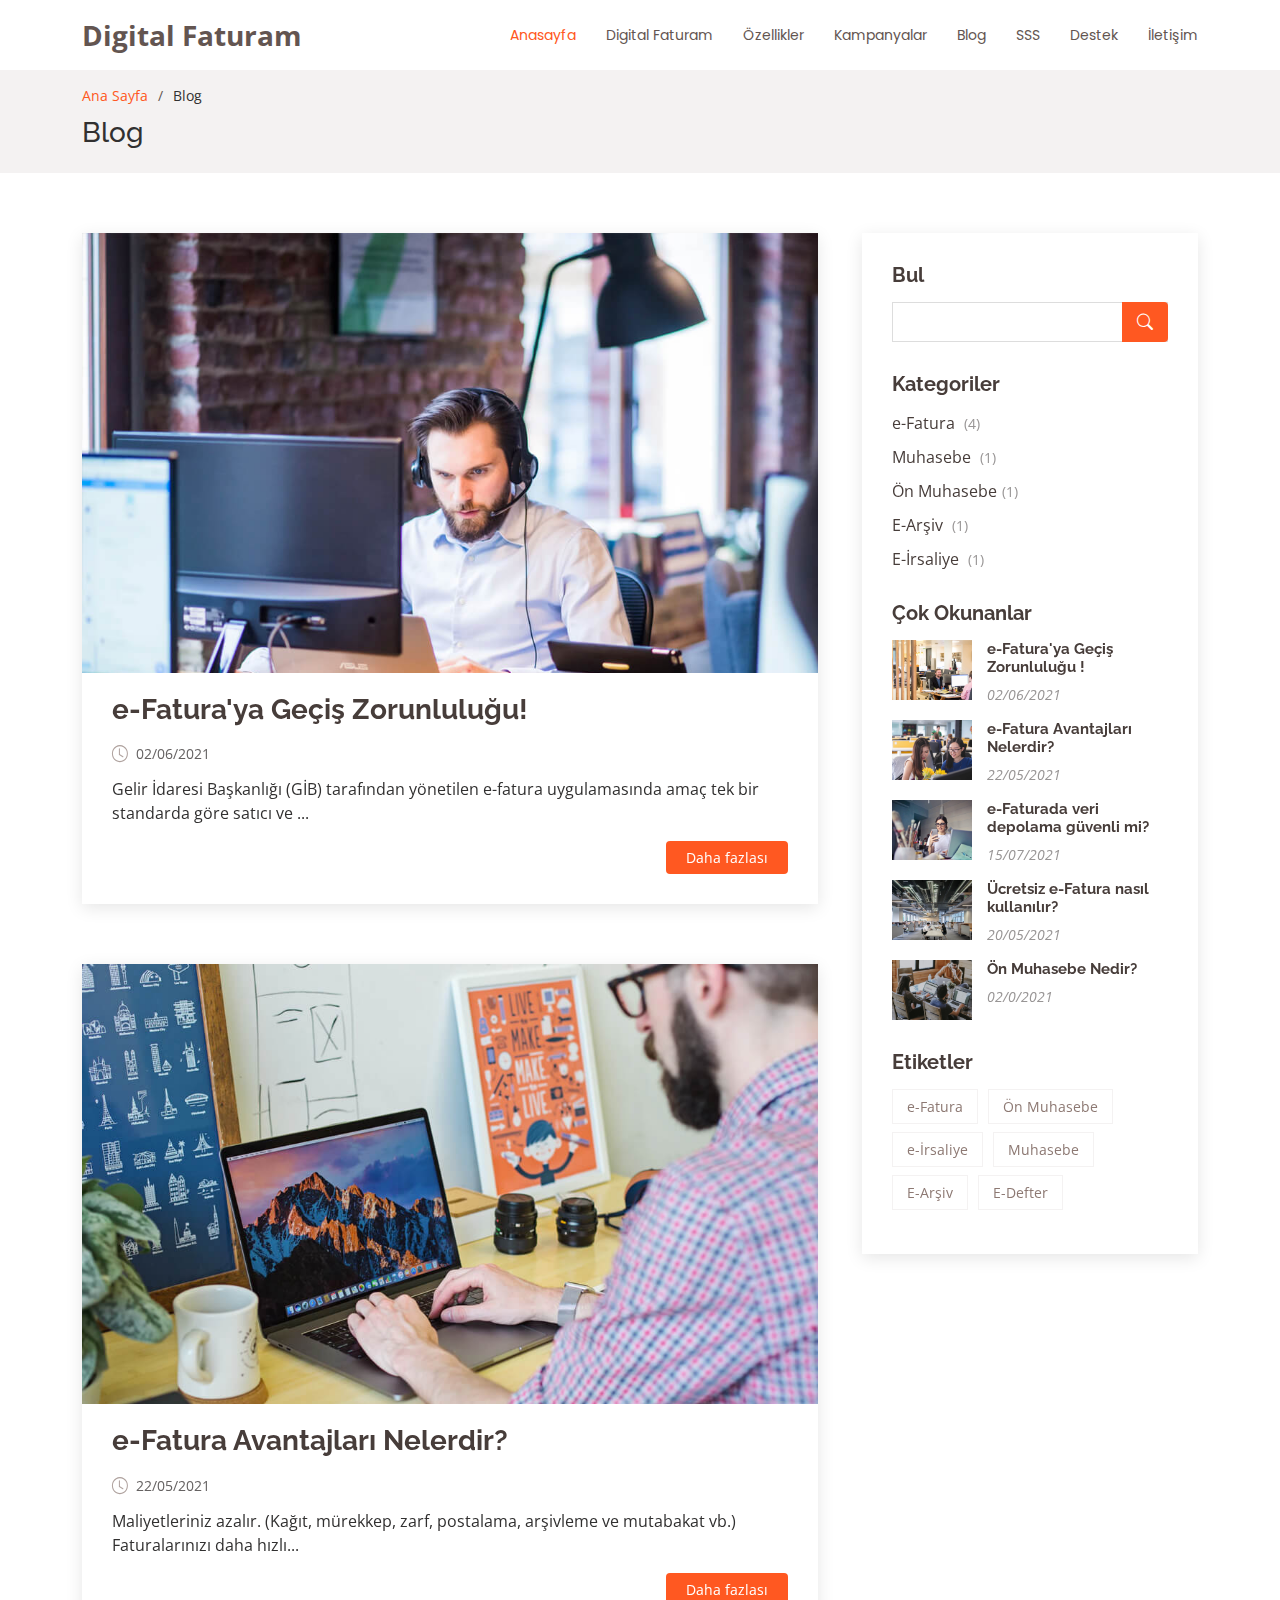
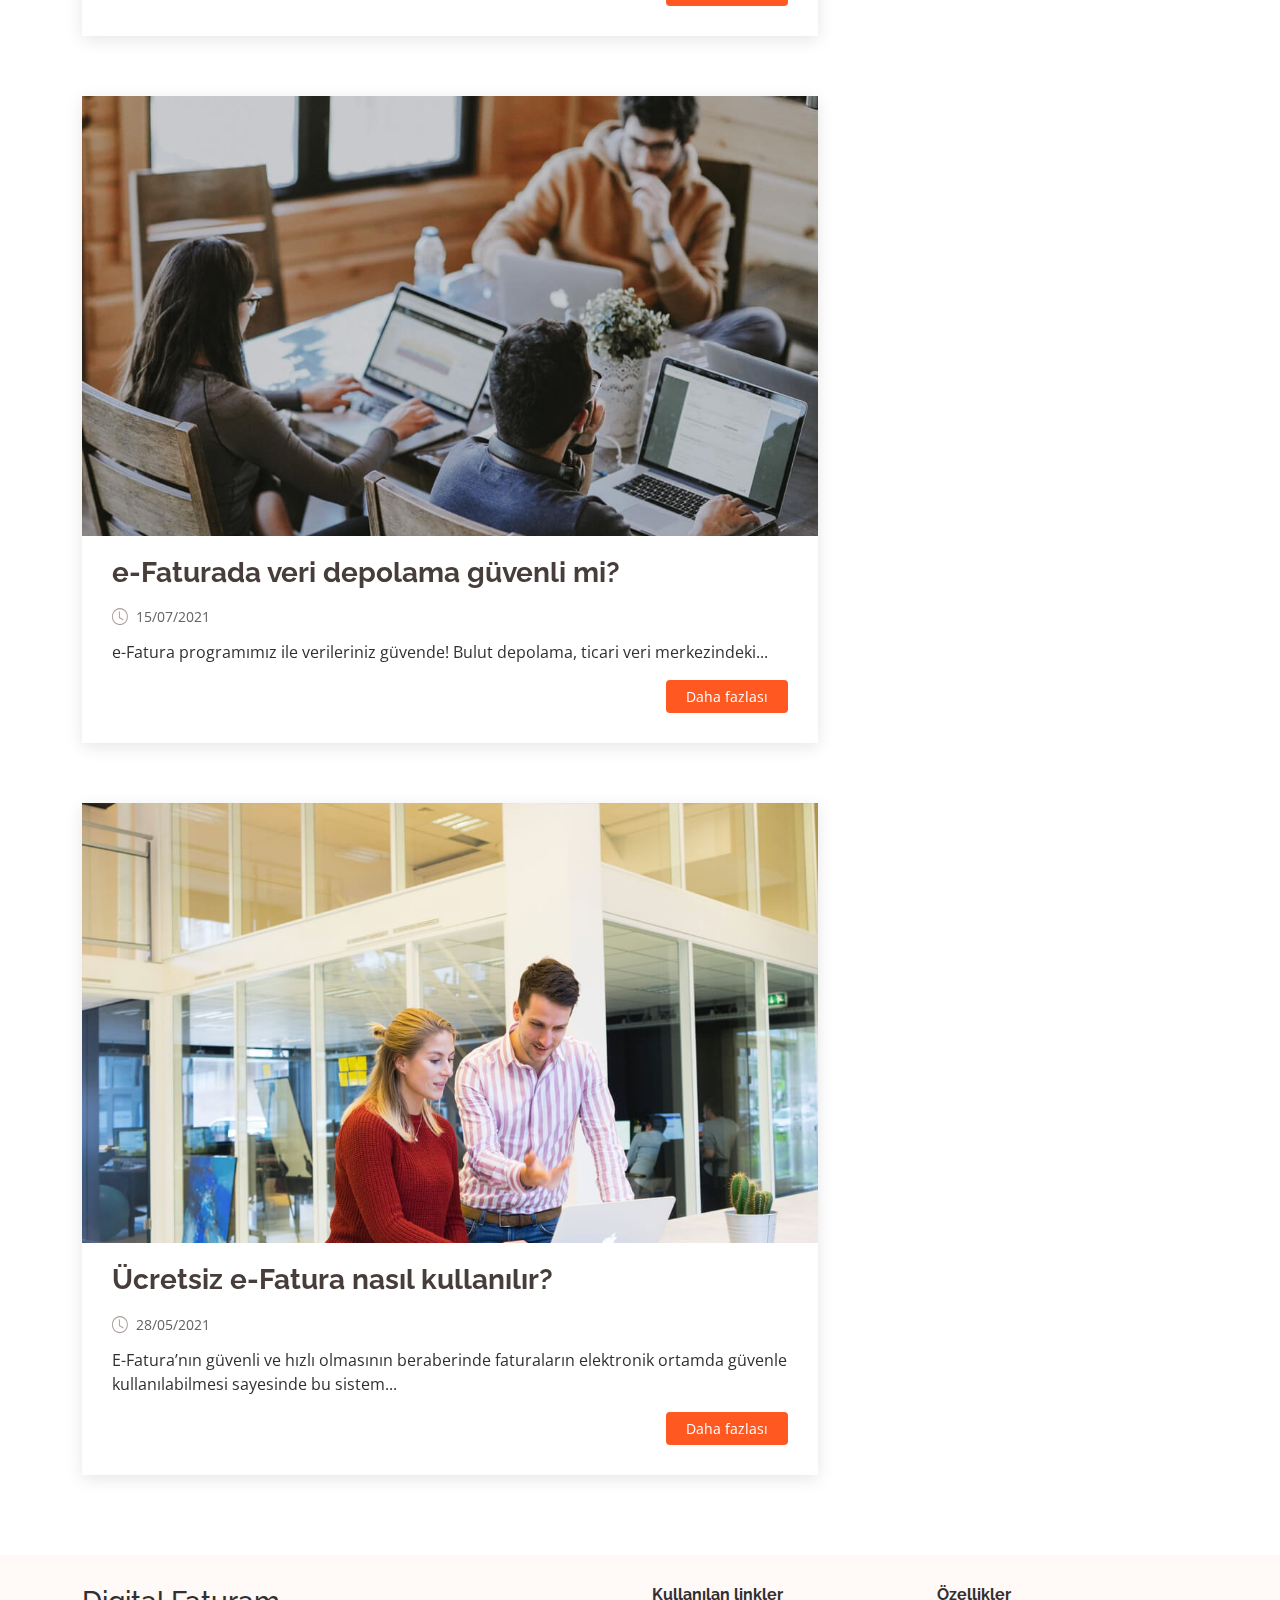
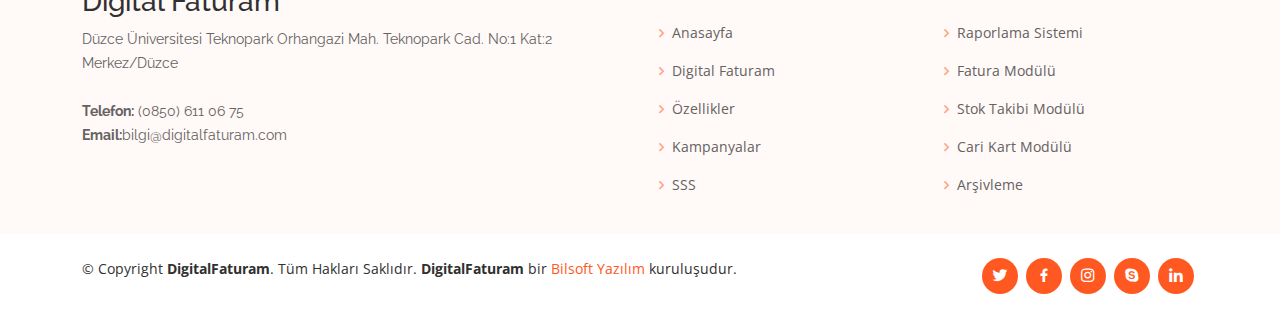
<file: DigitalFaturamMVC/DigitalFaturam/blog.html>
﻿<!DOCTYPE html>
<html lang="en">

<head>
  <meta charset="utf-8">
  <meta content="width=device-width, initial-scale=1.0" name="viewport">

  <title>Digital Faturam|e-Fatura Ücretsiz Dijital Dönüşüm</title>
  <meta content="" name="description">
  <meta content="" name="keywords">

  <!-- Favicons -->
  <link href="assets/img/favicon.png" rel="icon">
  <link href="assets/img/apple-touch-icon.png" rel="apple-touch-icon">

  <!-- Google Fonts -->
  <link
    href="https://fonts.googleapis.com/css?family=Open+Sans:300,300i,400,400i,600,600i,700,700i|Raleway:300,300i,400,400i,500,500i,600,600i,700,700i|Poppins:300,300i,400,400i,500,500i,600,600i,700,700i"
    rel="stylesheet">

  <!-- Vendor CSS Files -->
  <link href="assets/vendor/aos/aos.css" rel="stylesheet">
  <link href="assets/vendor/bootstrap/css/bootstrap.min.css" rel="stylesheet">
  <link href="assets/vendor/bootstrap-icons/bootstrap-icons.css" rel="stylesheet">
  <link href="assets/vendor/boxicons/css/boxicons.min.css" rel="stylesheet">
  <link href="assets/vendor/glightbox/css/glightbox.min.css" rel="stylesheet">
  <link href="assets/vendor/swiper/swiper-bundle.min.css" rel="stylesheet">

  <!-- Template Main CSS File -->
  <link href="assets/css/style.css" rel="stylesheet">

  <!-- =======================================================
  * Template Name: Flexor - v4.3.0
  * Template URL: https://bootstrapmade.com/flexor-free-multipurpose-bootstrap-template/
  * Author: BootstrapMade.com
  * License: https://bootstrapmade.com/license/
  ======================================================== -->
</head>

<body>

  <!-- ======= Top Bar ======= -->
  <!--
  <section id="topbar" class="d-flex align-items-center">
    <div class="container d-flex justify-content-center justify-content-md-between">
      <div class="contact-info d-flex align-items-center">
        <i class="bi bi-envelope d-flex align-items-center"><a href="mailto:contact@example.com">www.bilsoft.com</a></i>
        <i class="bi bi-phone d-flex align-items-center ms-4"><span>+1 5589 55488 55</span></i>
      </div>

       <div class="cta d-none d-md-flex align-items-center">
        <a href="#about" class="scrollto">Get Started</a>""index.html/ "" abautun başına gelicek-->
  <!--
      </div> 
    </div>
  </section> -->
 
  <!-- ======= Header ======= -->
  <header id="header" class="d-flex align-items-center">
    <div class="container d-flex align-items-center justify-content-between">

      <div class="logo">
        <h1><a href="index.html">Digital Faturam</a></h1>
        
        <!-- Uncomment below if you prefer to use an image logo -->
        <!-- <a href="index.html"><img src="assets/img/logo.png" alt="" class="img-fluid"></a>-->
      </div>
      <nav id="navbar" class="navbar">
      <ul>
        <li><a class="nav-link scrollto active" href="index.html#hero">Anasayfa</a></li>
        <li><a class="nav-link scrollto" href="index.html#about">Digital Faturam</a></li>
        <li><a class="nav-link scrollto" href="index.html#services">Özellikler</a></li>
        <li><a class="nav-link scrollto" href="index.html#pricing">Kampanyalar</a></li>
        <li><a href="blog.html">Blog</a></li>
        <li><a class="nav-link scrollto" href="index.html#sss">SSS</a></li>
        <li><a class="nav-link scrollto" href="destek.html">Destek</a></li>
        <li><a class="nav-link scrollto" href="index.html#contact">İletişim</a></li>
      </ul>
      <i class="bi bi-list mobile-nav-toggle"></i>
    </nav><!-- .navbar -->


    </div>
  </header><!-- End Header -->

  <main id="main">

    <!-- ======= Breadcrumbs ======= -->
    <section id="breadcrumbs" class="breadcrumbs">
      <div class="container">
        <ol>
          <li><a href="index.html">Ana Sayfa</a></li>
          <li>Blog</li>
        </ol>
        <h2>Blog</h2>
      </div>
    </section><!-- End Breadcrumbs -->

    <!-- ======= Blog Section ======= -->
    <section id="blog" class="blog">
      <div class="container" data-aos="fade-up">

        <div class="row">

          <div class="col-lg-8 entries">

            <article class="entry">

              <div class="entry-img">
                <img src="assets/img/blog/blog-1.jpg" alt="" class="img-fluid">
              </div>

              <h2 class="entry-title">
                <a href="blog-single.html">e-Fatura'ya Geçiş Zorunluluğu!</a>
              </h2>

              <div class="entry-meta">
                <ul>
                 <li class="d-flex align-items-center"><i class="bi bi-clock"></i> <a href="blog-single.html"><time
                        datetime="2020-01-01">02/06/2021</time></a></li>
                </ul>
              </div>

              <div class="entry-content">
                <p>
                  Gelir İdaresi Başkanlığı (GİB) tarafından yönetilen e-fatura uygulamasında amaç tek bir standarda göre satıcı ve ...
                </p>
                <div class="read-more">
                  <a href="blog-single.html">Daha fazlası</a>
                </div>
              </div>

            </article><!-- End blog entry -->

            <article class="entry">

              <div class="entry-img">
                <img src="assets/img/blog/blog-2.jpg" alt="" class="img-fluid">
              </div>

              <h2 class="entry-title">
                <a href="blog-single2.html">e-Fatura Avantajları Nelerdir?</a>
              </h2>

              <div class="entry-meta">
                <ul>
                 <li class="d-flex align-items-center"><i class="bi bi-clock"></i> <a href="blog-single2.html"><time
                        datetime="2020-01-01">22/05/2021</time></a></li>
                </ul>
              </div>

              <div class="entry-content">
                <p>
                  Maliyetleriniz azalır. (Kağıt, mürekkep, zarf, postalama, arşivleme ve mutabakat vb.) Faturalarınızı daha hızlı...
                </p>
                <div class="read-more">
                  <a href="blog-single2.html">Daha fazlası</a>
                </div>
              </div>

            </article><!-- End blog entry -->

            <article class="entry">

              <div class="entry-img">
                <img src="assets/img/blog/blog-3.jpg" alt="" class="img-fluid">
              </div>

              <h2 class="entry-title">
                <a href="blog-single3.html">e-Faturada veri depolama güvenli mi?</a>
              </h2>

              <div class="entry-meta">
                <ul>
                 <li class="d-flex align-items-center"><i class="bi bi-clock"></i> <a href="blog-single3.html"><time
                        datetime="2020-01-01">15/07/2021</time></a></li>
                </ul>
              </div>

              <div class="entry-content">
                <p>
                  e-Fatura programımız ile verileriniz güvende! Bulut depolama, ticari veri merkezindeki...
                </p>
                <div class="read-more">
                  <a href="blog-single3.html">Daha fazlası</a>
                </div>
              </div>

            </article><!-- End blog entry -->

            <article class="entry">

              <div class="entry-img">
                <img src="assets/img/blog/blog-4.jpg" alt="" class="img-fluid">
              </div>

              <h2 class="entry-title">
                <a href="blog-single4.html">Ücretsiz e-Fatura nasıl kullanılır?</a>
              </h2>

              <div class="entry-meta">
                <ul>
                 <li class="d-flex align-items-center"><i class="bi bi-clock"></i> <a href="blog-single4.html"><time
                        datetime="2020-01-01">28/05/2021</time></a></li>
                </ul>
              </div>

              <div class="entry-content">
                <p>
                  E-Fatura’nın güvenli ve hızlı olmasının beraberinde faturaların elektronik ortamda güvenle kullanılabilmesi sayesinde bu sistem...
                </p>
                <div class="read-more">
                  <a href="blog-single4.html">Daha fazlası</a>
                </div>
              </div>

            </article><!-- End blog entry -->

           

          </div><!-- End blog entries list -->

          <div class="col-lg-4">

            <div class="sidebar">

              <h3 class="sidebar-title">Bul</h3>
              <div class="sidebar-item search-form">
                <form action="">
                  <input type="text">
                  <button type="submit"><i class="bi bi-search"></i></button>
                </form>
              </div><!-- End sidebar search formn-->

              <h3 class="sidebar-title">Kategoriler</h3>
              <div class="sidebar-item categories">
                <ul>
                  <li><a href="#">e-Fatura  <span>(4)</span></a></li>
                  <li><a href="#">Muhasebe <span>(1)</span></a></li>
                  <li><a href="#">Ön Muhasebe<span>(1)</span></a></li>
                  <li><a href="#">E-Arşiv <span>(1)</span></a></li>
                  <li><a href="#">E-İrsaliye <span>(1)</span></a></li>
              
                </ul>
              </div><!-- End sidebar categories-->

              <h3 class="sidebar-title">Çok Okunanlar</h3>
              <div class="sidebar-item recent-posts">
                <div class="post-item clearfix">
                  <img src="assets/img/blog/blog-recent-1.jpg" alt="">
                  <h4><a href="blog-single.html">e-Fatura'ya Geçiş Zorunluluğu !</a></h4>
                  <time datetime="2020-01-01">02/06/2021</time>
                </div>

                <div class="post-item clearfix">
                  <img src="assets/img/blog/blog-recent-2.jpg" alt="">
                  <h4><a href="blog-single2.html">e-Fatura Avantajları Nelerdir?</a></h4>
                  <time datetime="2020-01-01">22/05/2021</time>
                </div>

                <div class="post-item clearfix">
                  <img src="assets/img/blog/blog-recent-3.jpg" alt="">
                  <h4><a href="blog-single3.html">e-Faturada veri depolama güvenli mi?</a></h4>
                  <time datetime="2020-01-01">15/07/2021</time>
                </div>

                <div class="post-item clearfix">
                  <img src="assets/img/blog/blog-recent-4.jpg" alt="">
                  <h4><a href="blog-single4.html">Ücretsiz e-Fatura nasıl kullanılır?</a></h4>
                  <time datetime="2020-01-01">20/05/2021</time>
                </div>

                <div class="post-item clearfix">
                  <img src="assets/img/blog/blog-recent-5.jpg" alt="">
                  <h4><a href="blog-single5.html">Ön Muhasebe Nedir?</a></h4>
                  <time datetime="2020-01-01">02/0/2021</time>
                </div>

              </div><!-- End sidebar recent posts-->

              <h3 class="sidebar-title">Etiketler</h3>
              <div class="sidebar-item tags">
                <ul>
                  <li><a href="#">e-Fatura</a></li>
                  <li><a href="#">Ön Muhasebe</a></li>
                  <li><a href="#">e-İrsaliye</a></li>
                  <li><a href="#">Muhasebe</a></li>
                  <li><a href="#">E-Arşiv</a></li>
                  <li><a href="#">E-Defter</a></li>
                  
                </ul>
              </div><!-- End sidebar tags-->

            </div><!-- End sidebar -->

          </div><!-- End blog sidebar -->

        </div>

      </div>
    </section><!-- End Blog Section -->

  </main><!-- End #main -->

  <!-- ======= Footer ======= -->
  <footer id="footer">

    <div class="footer-top">
      <div class="container">
        <div class="row">

          <div class="col-lg-6 col-md-4 footer-contact">
            <h3>Digital Faturam</h3>
            <p>
              Düzce Üniversitesi Teknopark
              Orhangazi Mah. Teknopark Cad. 
              No:1 Kat:2 Merkez/Düzce <br><br>
              <strong>Telefon:</strong> (0850) 611 06 75<br>
              <strong>Email:</strong>bilgi@digitalfaturam.com<br>
            </p>
          </div>

          <div class="col-lg-3 col-md-4 footer-links">
            <h4>Kullanılan linkler</h4>
            <ul>
              <li><i class="bx bx-chevron-right"></i> <a href="/index.html">Anasayfa</a></li>
              <li><i class="bx bx-chevron-right"></i> <a href="#about">Digital Faturam</a></li>
              <li><i class="bx bx-chevron-right"></i> <a href="#services">Özellikler</a></li>
              <li><i class="bx bx-chevron-right"></i> <a href="#pricing">Kampanyalar</a></li>
              <li><i class="bx bx-chevron-right"></i> <a href="#sss">SSS</a></li>
            </ul>
          </div>
          <div class="col-lg-3 col-md-4 footer-links">
            <h4>Özellikler</h4>
            <ul>
              <li><i class="bx bx-chevron-right"></i> <a href="#">Raporlama Sistemi</a></li>
              <li><i class="bx bx-chevron-right"></i> <a href="#">Fatura Modülü</a></li>
              <li><i class="bx bx-chevron-right"></i> <a href="#">Stok Takibi Modülü</a></li>
              <li><i class="bx bx-chevron-right"></i> <a href="#">Cari Kart Modülü</a></li>
              <li><i class="bx bx-chevron-right"></i> <a href="#">Arşivleme</a></li>
            </ul>
          </div>

      

        </div>
      </div>
    </div>

    <div class="container d-lg-flex py-4">

      <div class="me-lg-auto text-center text-lg-start">
        <div class="copyright">
          &copy; Copyright <strong><span>DigitalFaturam</span></strong>. Tüm Hakları Saklıdır. <strong> DigitalFaturam </strong>bir <a href="https://www.bilsoft.com">Bilsoft Yazılım</a> kuruluşudur.
        </div>
        <div class="credits">
          <!-- All the links in the footer should remain intact. -->
          <!-- You can delete the links only if you purchased the pro version. -->
          <!-- Licensing information: https://bootstrapmade.com/license/ -->
          <!-- Purchase the pro version with working PHP/AJAX contact form: https://bootstrapmade.com/flexor-free-multipurpose-bootstrap-template/ -->
          
        </div>
      </div>
      <div class="social-links text-center text-lg-right pt-3 pt-lg-0">
        <a href="#" class="twitter"><i class="bx bxl-twitter"></i></a>
        <a href="#" class="facebook"><i class="bx bxl-facebook"></i></a>
        <a href="https://www.instagram.com/digitalfaturam/" class="instagram"><i class="bx bxl-instagram"></i></a>
        <a href="#" class="google-plus"><i class="bx bxl-skype"></i></a>
        <a href="#" class="linkedin"><i class="bx bxl-linkedin"></i></a>
      </div>
    </div>
  </footer><!-- End Footer -->

  <a href="#" class="back-to-top d-flex align-items-center justify-content-center"><i
      class="bi bi-arrow-up-short"></i></a>

  <!-- Vendor JS Files -->
  <script src="assets/vendor/aos/aos.js"></script>
  <script src="assets/vendor/bootstrap/js/bootstrap.bundle.min.js"></script>
  <script src="assets/vendor/glightbox/js/glightbox.min.js"></script>
  <script src="assets/vendor/isotope-layout/isotope.pkgd.min.js"></script>
  <script src="assets/vendor/php-email-form/validate.js"></script>
  <script src="assets/vendor/swiper/swiper-bundle.min.js"></script>

  <!-- Template Main JS File -->
  <script src="assets/js/main.js"></script>

</body>

</html>
</file>
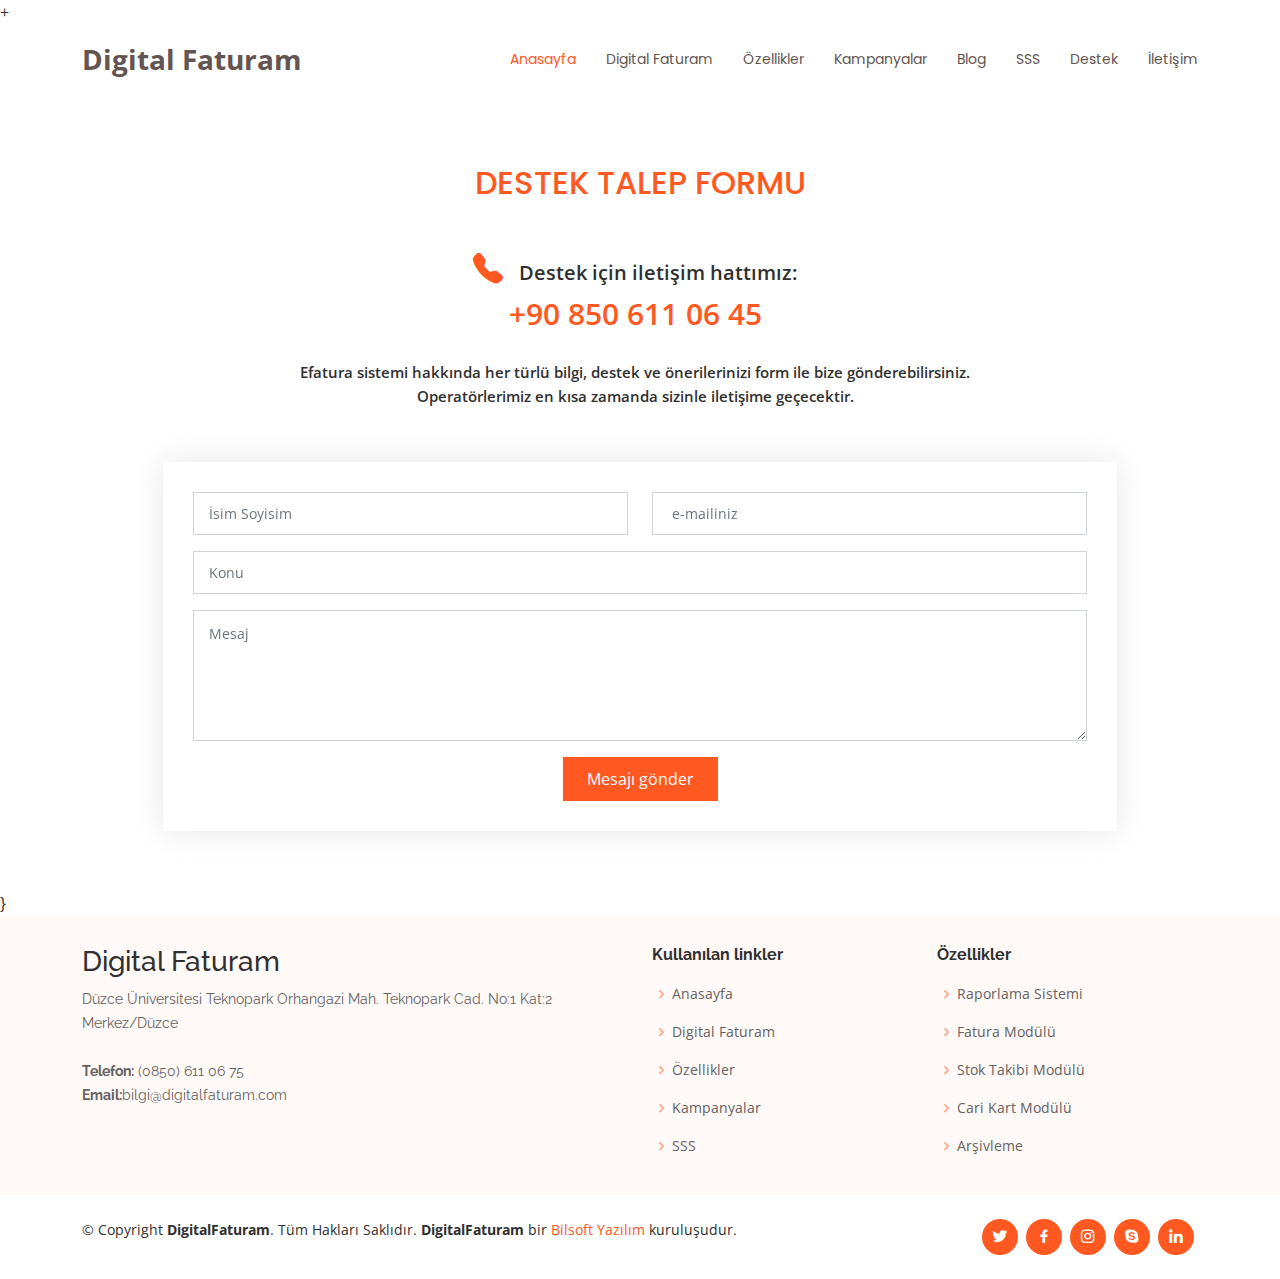
<file: DigitalFaturamMVC/DigitalFaturam/destek.html>
<!DOCTYPE html>
<html lang="en">

<head>
  <meta charset="utf-8">
  <meta content="width=device-width, initial-scale=1.0" name="viewport">

  <title>Digital Faturam|e-Fatura Ücretsiz Dijital Dönüşüm</title>
  <meta content="" name="description">
  <meta content="" name="keywords">

  <!-- Favicons -->+
  
  <link href="assets/img/favicon.png" rel="icon">
  <link href="assets/img/apple-touch-icon.png" rel="apple-touch-icon">

  <!-- Google Fonts -->
  <link
    href="https://fonts.googleapis.com/css?family=Open+Sans:300,300i,400,400i,600,600i,700,700i|Raleway:300,300i,400,400i,500,500i,600,600i,700,700i|Poppins:300,300i,400,400i,500,500i,600,600i,700,700i"
    rel="stylesheet">

  <!-- Vendor CSS Files -->
  <link href="assets/vendor/aos/aos.css" rel="stylesheet">
  <link href="assets/vendor/bootstrap/css/bootstrap.min.css" rel="stylesheet">
  <link href="assets/vendor/bootstrap-icons/bootstrap-icons.css" rel="stylesheet">
  <link href="assets/vendor/boxicons/css/boxicons.min.css" rel="stylesheet">
  <link href="assets/vendor/glightbox/css/glightbox.min.css" rel="stylesheet">
  <link href="assets/vendor/swiper/swiper-bundle.min.css" rel="stylesheet">

  <!-- Template Main CSS File -->
  <link href="assets/css/style.css" rel="stylesheet">

  <!-- =======================================================
  * Template Name: Flexor - v4.3.0
  * Template URL: https://bootstrapmade.com/flexor-free-multipurpose-bootstrap-template/
  * Author: BootstrapMade.com
  * License: https://bootstrapmade.com/license/
  ======================================================== -->
</head>

<body>
  <!-- ======= Header ======= -->
  <header id="header" class="d-flex align-items-center">
    <div class="container d-flex align-items-center justify-content-between">

      <div class="logo">
        <h1><a href="index.html">Digital Faturam</a></h1>
        <!-- Uncomment below if you prefer to use an image logo -->
        <!-- <a href="index.html"><img src="assets/img/logo.png" alt="" class="img-fluid"></a>-->
      </div>

      <nav id="navbar" class="navbar">
        <ul>
          <li><a class="nav-link scrollto active" href="index.html#hero">Anasayfa</a></li>
          <li><a class="nav-link scrollto" href="index.html#about">Digital Faturam</a></li>
          <li><a class="nav-link scrollto" href="index.html#services">Özellikler</a></li>
          <li><a class="nav-link scrollto" href="index.html#pricing">Kampanyalar</a></li>
          <li><a href="blog.html">Blog</a></li>
          <li><a class="nav-link scrollto" href="index.html#sss">SSS</a></li>
          <li><a class="nav-link scrollto" href="destek.html">Destek</a></li>
          <li><a class="nav-link scrollto" href="index.html#contact">İletişim</a></li>
        </ul>
        <i class="bi bi-list mobile-nav-toggle"></i>
      </nav><!-- .navbar -->

    </div>
  </header><!-- End Header -->



  <main id="main">

    <!-- ======= İletişim Section ======= -->
    <section id="contact-single" class="contact">
        <div class="container">
  <div class="section-title">

  
            <div class="text-center" style="margin-top:10px; margin-bottom:20px;"><h2 style="color: #ff5821">DESTEK TALEP FORMU</h2></div><br>
            <p style="font-weight: 600;margin-right:10px">
                <i class="bi bi-telephone-fill" alt="Benim fatura efatura destek" aria-hidden="true" style="font-size: 30px; color: #ff5821">
                </i>&nbsp;&nbsp;<span style="font-size: 20px;">Destek için iletişim hattımız:</span><br>
                <a href="tel:+908506110645" style="font-size: 30px; color: #ff5821">+90 850 611 06 45</a>
                <br><br><span style="font-size: 15px">
                    Efatura sistemi hakkında her türlü bilgi, destek ve önerilerinizi form ile bize gönderebilirsiniz.
                    <br>Operatörlerimiz en kısa zamanda sizinle iletişime geçecektir.
                </span>
            </p>

        </div>
        </div>
        
          <div class="row justify-content-center" data-aos="fade-up" data-aos-delay="300">
            <div class="col-xl-9 col-lg-12 mt-4">
              <form action="forms/contact.php" method="post" role="form" class="php-email-form">
                <div class="row">
                  <div class="col-md-6 form-group">
                    <input type="text" name="name" class="form-control" id="name" placeholder="İsim Soyisim" required>
                  </div>
                  <div class="col-md-6 form-group mt-3 mt-md-0">
                    <input type="email" class="form-control" name="email" id="email" placeholder=" e-mailiniz" required>
                  </div>
                </div>
                <div class="form-group mt-3">
                  <input type="text" class="form-control" name="subject" id="subject" placeholder="Konu" required>
                </div>
                <div class="form-group mt-3">
                  <textarea class="form-control" name="message" rows="5" placeholder="Mesaj" required></textarea>
                </div>
                <div class="my-3">
                  <div class="loading">Loading</div>
                  <div class="error-message"></div>
                  <div class="sent-message">Mesajınız gönderildi. Teşekkürler!</div>
                </div>
                <div class="text-center"><button type="submit">Mesajı gönder</button></div>
              </form>
            </div>
  
          </div>
  
        </div>
      </section><!-- End Contact Section -->
  
    }
  </main><!-- End #main -->

  <!-- ======= Footer ======= -->
  <footer id="footer">

    <div class="footer-top">
      <div class="container">
        <div class="row">

          <div class="col-lg-6 col-md-4 footer-contact">
            <h3>Digital Faturam</h3>
            <p>
              Düzce Üniversitesi Teknopark
              Orhangazi Mah. Teknopark Cad.
              No:1 Kat:2 Merkez/Düzce <br><br>
              <strong>Telefon:</strong> (0850) 611 06 75<br>
              <strong>Email:</strong>bilgi@digitalfaturam.com<br>
            </p>
          </div>

          <div class="col-lg-3 col-md-4 footer-links">
            <h4>Kullanılan linkler</h4>
            <ul>
              <li><i class="bx bx-chevron-right"></i> <a href="/index.html">Anasayfa</a></li>
              <li><i class="bx bx-chevron-right"></i> <a href="#about">Digital Faturam</a></li>
              <li><i class="bx bx-chevron-right"></i> <a href="#services">Özellikler</a></li>
              <li><i class="bx bx-chevron-right"></i> <a href="#pricing">Kampanyalar</a></li>
              <li><i class="bx bx-chevron-right"></i> <a href="#sss">SSS</a></li>
            </ul>
          </div>
          <div class="col-lg-3 col-md-4 footer-links">
            <h4>Özellikler</h4>
            <ul>
              <li><i class="bx bx-chevron-right"></i> <a href="#">Raporlama Sistemi</a></li>
              <li><i class="bx bx-chevron-right"></i> <a href="#">Fatura Modülü</a></li>
              <li><i class="bx bx-chevron-right"></i> <a href="#">Stok Takibi Modülü</a></li>
              <li><i class="bx bx-chevron-right"></i> <a href="#">Cari Kart Modülü</a></li>
              <li><i class="bx bx-chevron-right"></i> <a href="#">Arşivleme</a></li>
            </ul>
          </div>



        </div>
      </div>
    </div>

    <div class="container d-lg-flex py-4">

      <div class="me-lg-auto text-center text-lg-start">
        <div class="copyright">
          &copy; Copyright <strong><span>DigitalFaturam</span></strong>. Tüm Hakları Saklıdır. <strong> DigitalFaturam
          </strong>bir <a href="https://www.bilsoft.com">Bilsoft Yazılım</a> kuruluşudur.
        </div>
        <div class="credits">
          <!-- All the links in the footer should remain intact. -->
          <!-- You can delete the links only if you purchased the pro version. -->
          <!-- Licensing information: https://bootstrapmade.com/license/ -->
          <!-- Purchase the pro version with working PHP/AJAX contact form: https://bootstrapmade.com/flexor-free-multipurpose-bootstrap-template/ -->

        </div>
      </div>
      <div class="social-links text-center text-lg-right pt-3 pt-lg-0">
        <a href="#" class="twitter"><i class="bx bxl-twitter"></i></a>
        <a href="#" class="facebook"><i class="bx bxl-facebook"></i></a>
        <a href="https://www.instagram.com/digitalfaturam/" class="instagram"><i class="bx bxl-instagram"></i></a>
        <a href="#" class="google-plus"><i class="bx bxl-skype"></i></a>
        <a href="#" class="linkedin"><i class="bx bxl-linkedin"></i></a>
      </div>
    </div>
  </footer><!-- End Footer -->

  <a href="#" class="back-to-top d-flex align-items-center justify-content-center"><i
      class="bi bi-arrow-up-short"></i></a>

  <!-- Vendor JS Files -->
  <script src="assets/vendor/aos/aos.js"></script>
  <script src="assets/vendor/bootstrap/js/bootstrap.bundle.min.js"></script>
  <script src="assets/vendor/glightbox/js/glightbox.min.js"></script>
  <script src="assets/vendor/isotope-layout/isotope.pkgd.min.js"></script>
  <script src="assets/vendor/php-email-form/validate.js"></script>
  <script src="assets/vendor/swiper/swiper-bundle.min.js"></script>

  <!-- Template Main JS File -->
  <script src="assets/js/main.js"></script>

</body>

</html>
</file>
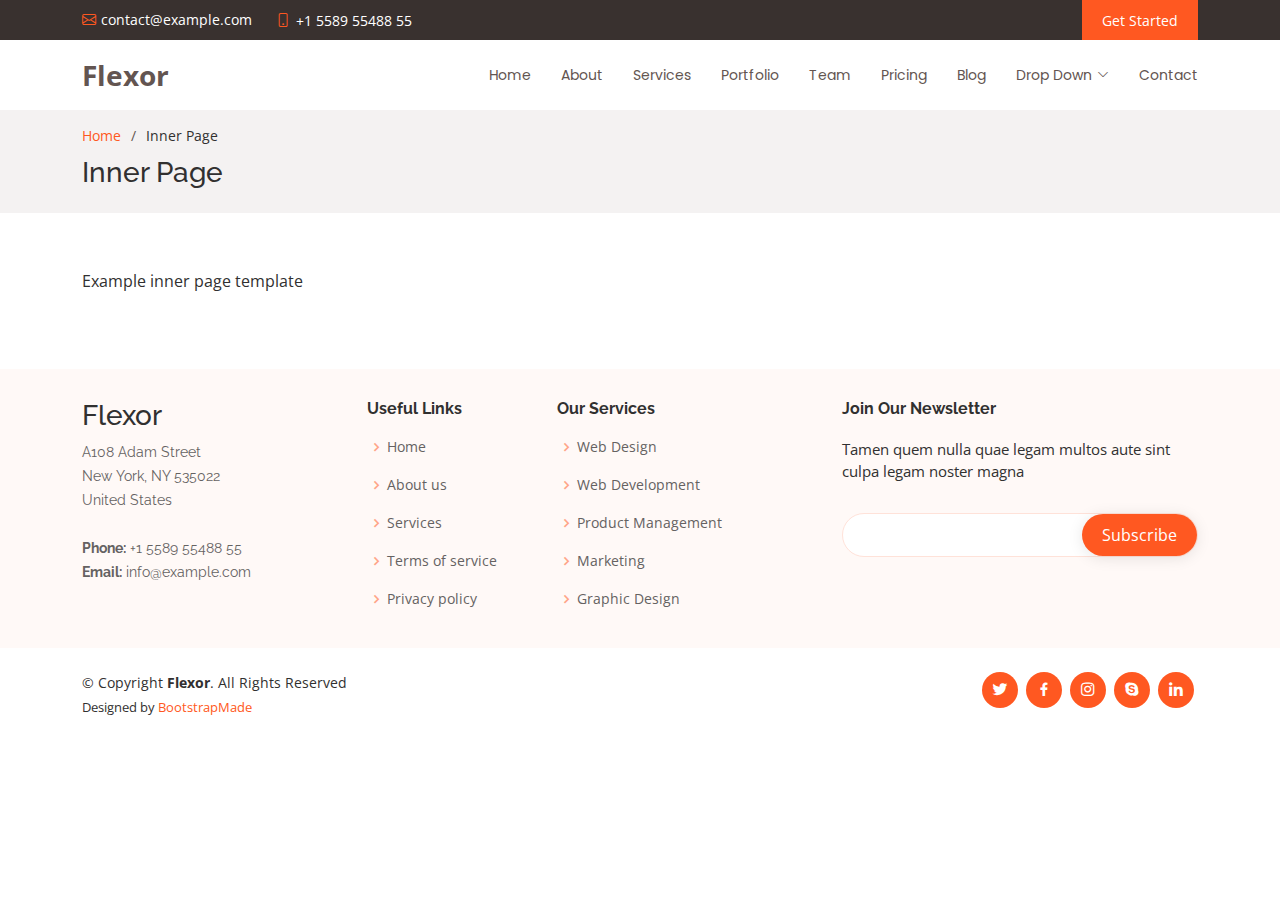
<file: DigitalFaturamMVC/DigitalFaturam/inner-page.html>
<!DOCTYPE html>
<html lang="en">

<head>
  <meta charset="utf-8">
  <meta content="width=device-width, initial-scale=1.0" name="viewport">

  <title>Inner Page - Flexor Bootstrap Template</title>
  <meta content="" name="description">
  <meta content="" name="keywords">

  <!-- Favicons -->
  <link href="assets/img/favicon.png" rel="icon">
  <link href="assets/img/apple-touch-icon.png" rel="apple-touch-icon">

  <!-- Google Fonts -->
  <link href="https://fonts.googleapis.com/css?family=Open+Sans:300,300i,400,400i,600,600i,700,700i|Raleway:300,300i,400,400i,500,500i,600,600i,700,700i|Poppins:300,300i,400,400i,500,500i,600,600i,700,700i" rel="stylesheet">

  <!-- Vendor CSS Files -->
  <link href="assets/vendor/aos/aos.css" rel="stylesheet">
  <link href="assets/vendor/bootstrap/css/bootstrap.min.css" rel="stylesheet">
  <link href="assets/vendor/bootstrap-icons/bootstrap-icons.css" rel="stylesheet">
  <link href="assets/vendor/boxicons/css/boxicons.min.css" rel="stylesheet">
  <link href="assets/vendor/glightbox/css/glightbox.min.css" rel="stylesheet">
  <link href="assets/vendor/swiper/swiper-bundle.min.css" rel="stylesheet">

  <!-- Template Main CSS File -->
  <link href="assets/css/style.css" rel="stylesheet">

  <!-- =======================================================
  * Template Name: Flexor - v4.3.0
  * Template URL: https://bootstrapmade.com/flexor-free-multipurpose-bootstrap-template/
  * Author: BootstrapMade.com
  * License: https://bootstrapmade.com/license/
  ======================================================== -->
</head>

<body>

  <!-- ======= Top Bar ======= -->
  <section id="topbar" class="d-flex align-items-center">
    <div class="container d-flex justify-content-center justify-content-md-between">
      <div class="contact-info d-flex align-items-center">
        <i class="bi bi-envelope d-flex align-items-center"><a href="mailto:contact@example.com">contact@example.com</a></i>
        <i class="bi bi-phone d-flex align-items-center ms-4"><span>+1 5589 55488 55</span></i>
      </div>

      <div class="cta d-none d-md-flex align-items-center">
        <a href="#about" class="scrollto">Get Started</a>
      </div>
    </div>
  </section>

  <!-- ======= Header ======= -->
  <header id="header" class="d-flex align-items-center">
    <div class="container d-flex align-items-center justify-content-between">

      <div class="logo">
        <h1><a href="index.html">Flexor</a></h1>
        <!-- Uncomment below if you prefer to use an image logo -->
        <!-- <a href="index.html"><img src="assets/img/logo.png" alt="" class="img-fluid"></a>-->
      </div>

      <nav id="navbar" class="navbar">
        <ul>
          <li><a class="nav-link scrollto " href="#hero">Home</a></li>
          <li><a class="nav-link scrollto" href="#about">About</a></li>
          <li><a class="nav-link scrollto" href="#services">Services</a></li>
          <li><a class="nav-link scrollto " href="#portfolio">Portfolio</a></li>
          <li><a class="nav-link scrollto" href="#team">Team</a></li>
          <li><a class="nav-link scrollto" href="#pricing">Pricing</a></li>
          <li><a href="blog.html">Blog</a></li>
          <li class="dropdown"><a href="#"><span>Drop Down</span> <i class="bi bi-chevron-down"></i></a>
            <ul>
              <li><a href="#">Drop Down 1</a></li>
              <li class="dropdown"><a href="#"><span>Deep Drop Down</span> <i class="bi bi-chevron-right"></i></a>
                <ul>
                  <li><a href="#">Deep Drop Down 1</a></li>
                  <li><a href="#">Deep Drop Down 2</a></li>
                  <li><a href="#">Deep Drop Down 3</a></li>
                  <li><a href="#">Deep Drop Down 4</a></li>
                  <li><a href="#">Deep Drop Down 5</a></li>
                </ul>
              </li>
              <li><a href="#">Drop Down 2</a></li>
              <li><a href="#">Drop Down 3</a></li>
              <li><a href="#">Drop Down 4</a></li>
            </ul>
          </li>
          <li><a class="nav-link scrollto" href="#contact">Contact</a></li>
        </ul>
        <i class="bi bi-list mobile-nav-toggle"></i>
      </nav><!-- .navbar -->

    </div>
  </header><!-- End Header -->

  <main id="main">

    <!-- ======= Breadcrumbs ======= -->
    <section id="breadcrumbs" class="breadcrumbs">
      <div class="container">
        <ol>
          <li><a href="index.html">Home</a></li>
          <li>Inner Page</li>
        </ol>
        <h2>Inner Page</h2>
      </div>
    </section><!-- End Breadcrumbs -->

    <section class="inner-page pt-3">
      <div class="container">
        <p>
          Example inner page template
        </p>
      </div>
    </section>

  </main><!-- End #main -->

  <!-- ======= Footer ======= -->
  <footer id="footer">

    <div class="footer-top">
      <div class="container">
        <div class="row">

          <div class="col-lg-3 col-md-6 footer-contact">
            <h3>Flexor</h3>
            <p>
              A108 Adam Street <br>
              New York, NY 535022<br>
              United States <br><br>
              <strong>Phone:</strong> +1 5589 55488 55<br>
              <strong>Email:</strong> info@example.com<br>
            </p>
          </div>

          <div class="col-lg-2 col-md-6 footer-links">
            <h4>Useful Links</h4>
            <ul>
              <li><i class="bx bx-chevron-right"></i> <a href="#">Home</a></li>
              <li><i class="bx bx-chevron-right"></i> <a href="#">About us</a></li>
              <li><i class="bx bx-chevron-right"></i> <a href="#">Services</a></li>
              <li><i class="bx bx-chevron-right"></i> <a href="#">Terms of service</a></li>
              <li><i class="bx bx-chevron-right"></i> <a href="#">Privacy policy</a></li>
            </ul>
          </div>

          <div class="col-lg-3 col-md-6 footer-links">
            <h4>Our Services</h4>
            <ul>
              <li><i class="bx bx-chevron-right"></i> <a href="#">Web Design</a></li>
              <li><i class="bx bx-chevron-right"></i> <a href="#">Web Development</a></li>
              <li><i class="bx bx-chevron-right"></i> <a href="#">Product Management</a></li>
              <li><i class="bx bx-chevron-right"></i> <a href="#">Marketing</a></li>
              <li><i class="bx bx-chevron-right"></i> <a href="#">Graphic Design</a></li>
            </ul>
          </div>

          <div class="col-lg-4 col-md-6 footer-newsletter">
            <h4>Join Our Newsletter</h4>
            <p>Tamen quem nulla quae legam multos aute sint culpa legam noster magna</p>
            <form action="" method="post">
              <input type="email" name="email"><input type="submit" value="Subscribe">
            </form>
          </div>

        </div>
      </div>
    </div>

    <div class="container d-lg-flex py-4">

      <div class="me-lg-auto text-center text-lg-start">
        <div class="copyright">
          &copy; Copyright <strong><span>Flexor</span></strong>. All Rights Reserved
        </div>
        <div class="credits">
          <!-- All the links in the footer should remain intact. -->
          <!-- You can delete the links only if you purchased the pro version. -->
          <!-- Licensing information: https://bootstrapmade.com/license/ -->
          <!-- Purchase the pro version with working PHP/AJAX contact form: https://bootstrapmade.com/flexor-free-multipurpose-bootstrap-template/ -->
          Designed by <a href="https://bootstrapmade.com/">BootstrapMade</a>
        </div>
      </div>
      <div class="social-links text-center text-lg-right pt-3 pt-lg-0">
        <a href="#" class="twitter"><i class="bx bxl-twitter"></i></a>
        <a href="#" class="facebook"><i class="bx bxl-facebook"></i></a>
        <a href="#" class="instagram"><i class="bx bxl-instagram"></i></a>
        <a href="#" class="google-plus"><i class="bx bxl-skype"></i></a>
        <a href="#" class="linkedin"><i class="bx bxl-linkedin"></i></a>
      </div>
    </div>
  </footer><!-- End Footer -->

  <a href="#" class="back-to-top d-flex align-items-center justify-content-center"><i class="bi bi-arrow-up-short"></i></a>

  <!-- Vendor JS Files -->
  <script src="assets/vendor/aos/aos.js"></script>
  <script src="assets/vendor/bootstrap/js/bootstrap.bundle.min.js"></script>
  <script src="assets/vendor/glightbox/js/glightbox.min.js"></script>
  <script src="assets/vendor/isotope-layout/isotope.pkgd.min.js"></script>
  <script src="assets/vendor/php-email-form/validate.js"></script>
  <script src="assets/vendor/swiper/swiper-bundle.min.js"></script>

  <!-- Template Main JS File -->
  <script src="assets/js/main.js"></script>

</body>

</html>
</file>
<file: DigitalFaturamMVC/DigitalFaturam/assets/css/style.css>
/**
* Template Name: Flexor - v4.3.0
* Template URL: https://bootstrapmade.com/flexor-free-multipurpose-bootstrap-template/
* Author: BootstrapMade.com
* License: https://bootstrapmade.com/license/
*/

/*--------------------------------------------------------------
# General
--------------------------------------------------------------*/
body {
  font-family: "Open Sans", sans-serif;
  color: #313030;
}

a {
  color: #ff5821;
  text-decoration: none;
}

a:hover {
  color: #ff7e54;
  text-decoration: none;
}

h1, h2, h3, h4, h5, h6 {
  font-family: "Raleway", sans-serif;
}

/*--------------------------------------------------------------
# Back to top button
--------------------------------------------------------------*/
.back-to-top {
  position: fixed;
  visibility: hidden;
  opacity: 0;
  right: 15px;
  bottom: 15px;
  z-index: 996;
  background: #ff5821;
  width: 40px;
  height: 40px;
  border-radius: 4px;
  transition: all 0.4s;
}

.back-to-top i {
  font-size: 28px;
  color: #fff;
  line-height: 0;
}

.back-to-top:hover {
  background: #ff774a;
  color: #fff;
}

.back-to-top.active {
  visibility: visible;
  opacity: 1;
}

/*--------------------------------------------------------------
# Disable aos animation delay on mobile devices
--------------------------------------------------------------*/

@media screen and (max-width: 768px) {
  [data-aos-delay] {
    transition-delay: 0 !important;
  }
}

/*--------------------------------------------------------------
# Top Bar
--------------------------------------------------------------*/
#topbar {
  background: #39312f;
  font-size: 14px;
  padding: 0;
  color: rgba(255, 255, 255, 0.8);
  height: 40px;
}

#topbar .contact-info i {
  font-style: normal;
  color: #ff5821;
}

#topbar .contact-info i a, #topbar .contact-info i span {
  padding-left: 5px;
  color: #fff;
}

#topbar .contact-info i a {
  line-height: 0;
  transition: 0.3s;
}

#topbar .contact-info i a:hover {
  color: #ff5821;
}

#topbar .cta a {
  color: #fff;
  background: #ff5821;
  padding: 10px 20px;
  display: inline-block;
  transition: 0.3s;
}

#topbar .cta a:hover {
  background: #ff6b3b;
}

/*--------------------------------------------------------------
# Header
--------------------------------------------------------------*/
#header {
  height: 70px;
  transition: all 0.5s;
  z-index: 997;
  background: #fff;
}

#header.header-fixed {
  box-shadow: 0px 0px 20px 0px rgba(0, 0, 0, 0.1);
}

#header .logo h1 {
  font-size: 28px;
  margin: 0;
  line-height: 0;
  font-weight: 700;
  font-family: "Open Sans", sans-serif;
}

#header .logo h1 a, #header .logo h1 a:hover {
  color: #635551;
  text-decoration: none;
}

#header .logo img {
  padding: 0;
  margin: 0;
  max-height: 40px;
}

.scrolled-offset {
  margin-top: 70px;
}

#main {
  z-index: 3;
}

/*--------------------------------------------------------------
# Navigation Menu
--------------------------------------------------------------*/
/**
* Desktop Navigation 
*/
.navbar {
  padding: 0;
}

.navbar ul {
  margin: 0;
  padding: 0;
  display: flex;
  list-style: none;
  align-items: center;
}

.navbar li {
  position: relative;
}

.navbar a, .navbar a:focus {
  display: flex;
  align-items: center;
  justify-content: space-between;
  padding: 10px 0 10px 30px;
  font-size: 14px;
  font-family: "Poppins", sans-serif;
  color: #635551;
  white-space: nowrap;
  transition: 0.3s;
}

.navbar a i, .navbar a:focus i {
  font-size: 12px;
  line-height: 0;
  margin-left: 5px;
}

.navbar a:hover, .navbar .active, .navbar .active:focus, .navbar li:hover > a {
  color: #ff5821;
}

.navbar .getstarted {
  background: #ff5821;
  padding: 8px 20px;
  margin-left: 30px;
  border-radius: 4px;
  color: #fff;
}

.navbar .getstarted:hover {
  color: #fff;
  background: #ff6b3b;
}

.navbar .dropdown ul {
  display: block;
  position: absolute;
  left: 14px;
  top: calc(100% + 30px);
  margin: 0;
  padding: 10px 0;
  z-index: 99;
  opacity: 0;
  visibility: hidden;
  background: #fff;
  box-shadow: 0px 0px 30px rgba(127, 137, 161, 0.25);
  transition: 0.3s;
  border-radius: 4px;
}

.navbar .dropdown ul li {
  min-width: 200px;
}

.navbar .dropdown ul a {
  padding: 10px 20px;
}

.navbar .dropdown ul a i {
  font-size: 12px;
}

.navbar .dropdown ul a:hover, .navbar .dropdown ul .active:hover, .navbar .dropdown ul li:hover > a {
  color: #ff5821;
}

.navbar .dropdown:hover > ul {
  opacity: 1;
  top: 100%;
  visibility: visible;
}

.navbar .dropdown .dropdown ul {
  top: 0;
  left: calc(100% - 30px);
  visibility: hidden;
}

.navbar .dropdown .dropdown:hover > ul {
  opacity: 1;
  top: 0;
  left: 100%;
  visibility: visible;
}

@media (max-width: 1366px) {
  .navbar .dropdown .dropdown ul {
    left: -90%;
  }
  .navbar .dropdown .dropdown:hover > ul {
    left: -100%;
  }
}

/**
* Mobile Navigation 
*/
.mobile-nav-toggle {
  color: #473d3a;
  font-size: 28px;
  cursor: pointer;
  display: none;
  line-height: 0;
  transition: 0.5s;
}

.mobile-nav-toggle.bi-x {
  color: #fff;
}

@media (max-width: 991px) {
  .mobile-nav-toggle {
    display: block;
  }
  .navbar ul {
    display: none;
  }
}

.navbar-mobile {
  position: fixed;
  overflow: hidden;
  top: 0;
  right: 0;
  left: 0;
  bottom: 0;
  background: rgba(43, 37, 35, 0.9);
  transition: 0.3s;
  z-index: 999;
}

.navbar-mobile .mobile-nav-toggle {
  position: absolute;
  top: 15px;
  right: 15px;
}

.navbar-mobile ul {
  display: block;
  position: absolute;
  top: 55px;
  right: 15px;
  bottom: 15px;
  left: 15px;
  padding: 10px 0;
  border-radius: 10px;
  background-color: #fff;
  overflow-y: auto;
  transition: 0.3s;
}

.navbar-mobile a {
  padding: 10px 20px;
  font-size: 15px;
  color: #473d3a;
}

.navbar-mobile a:hover, .navbar-mobile .active, .navbar-mobile li:hover > a {
  color: #ff5821;
}

.navbar-mobile .getstarted {
  margin: 15px;
}

.navbar-mobile .dropdown ul {
  position: static;
  display: none;
  margin: 10px 20px;
  padding: 10px 0;
  z-index: 99;
  opacity: 1;
  visibility: visible;
  background: #fff;
  box-shadow: 0px 0px 30px rgba(127, 137, 161, 0.25);
}

.navbar-mobile .dropdown ul li {
  min-width: 200px;
}

.navbar-mobile .dropdown ul a {
  padding: 10px 20px;
}

.navbar-mobile .dropdown ul a i {
  font-size: 12px;
}

.navbar-mobile .dropdown ul a:hover, .navbar-mobile .dropdown ul .active:hover, .navbar-mobile .dropdown ul li:hover > a {
  color: #ff5821;
}

.navbar-mobile .dropdown > .dropdown-active {
  display: block;
}

/*--------------------------------------------------------------
# Hero Section
--------------------------------------------------------------*/
#hero {
  width: 100%;
  height: 60vh;
  background-image: url("../../../DigitalFaturam/assets/img/Banner.jpeg") center center;
  background-size: cover;
  position: relative;
  z-index: 1;
  padding: 0;
  margin-bottom: -120px;
}

#hero:before {
  content: "";
  background: rgba(0, 0, 0, 0.4);
  position: absolute;
  bottom: 0;
  top: 0;
  left: 0;
  right: 0;
}

#hero .container {
  z-index: 2;
}

#hero h1 {
  margin: 0 0 10px 0;
  font-size: 48px;
  font-weight: 700;
  line-height: 56px;
  color: #fff;
}

#hero h3 {
  color: #fff;
  margin-bottom: 50px;
  font-size: 24px;
}

#hero .get-started-icon {
  font-size: 24px;
  background: #ff5821;
  padding: 14px;
  color: #fff;
  border-radius: 50px;
  position: relative;
  z-index: 5;
  box-shadow: 10px 2px 15px rgba(0, 0, 0, 0.1);
}

#hero .btn-get-started {
  font-family: "Raleway", sans-serif;
  font-weight: 400;
  font-size: 16px;
  letter-spacing: 1px;
  display: inline-block;
  transition: 0.5s;
  margin-left: -10px;
  padding: 8px 26px 8px 26px;
  color: #fff;
  background: #406bae8f;
  border-radius: 0 50px 50px 0;
  position: relative;
  z-index: 4;
}

#hero .btn-get-started:hover {
  background: #ff5821;
}

@media (min-width: 1024px) {
  #hero {
    background-attachment: fixed;
  }
}

@media (max-width: 1024px), (max-height: 768px) {
  #hero {
    margin-bottom: -150px;
    height: 80vh;
  }
}

@media (max-width: 768px) {
  #hero {
    height: 80vh;
  }
  #hero h1 {
    font-size: 28px;
    line-height: 36px;
  }
  #hero h2 {
    font-size: 18px;
    line-height: 24px;
    margin-bottom: 30px;
  }
}

@media (max-height: 640px) {
  #hero {
    height: 120vh;
  }
}

/*--------------------------------------------------------------
# Sections General
--------------------------------------------------------------*/
section {
  padding: 60px 0;
  overflow: hidden;
}

.section-bg {
  background-color: #fff9f7;
}

.section-title {
  text-align: center;
  padding-bottom: 30px;
}

.section-title h2 {
  font-size: 32px;
  font-weight: 500;
  margin-bottom: 20px;
  padding-bottom: 0;
  font-family: "Poppins", sans-serif;
  color: #635551;
}

.section-title p {
  margin-bottom: 0;
}

/*--------------------------------------------------------------
# Breadcrumbs
--------------------------------------------------------------*/
.breadcrumbs {
  padding: 15px 0;
  background: #f4f2f2;
  margin-bottom: 40px;
}

.breadcrumbs h2 {
  font-size: 28px;
  font-weight: 500;
}

.breadcrumbs ol {
  display: flex;
  flex-wrap: wrap;
  list-style: none;
  padding: 0 0 10px 0;
  margin: 0;
  font-size: 14px;
}

.breadcrumbs ol li + li {
  padding-left: 10px;
}

.breadcrumbs ol li + li::before {
  display: inline-block;
  padding-right: 10px;
  color: #635551;
  content: "/";
}
.yuvarlak
{
 
  border: 0,1px solid transparent;
  background-color: #21D6BF;
  background-image: linear-gradient(100deg, #ff4618,#ffa089 );
  color: #fff;
  display: inline-block ;
  font-size: 14px;
  width: 150px;
  height: 50px;
  border-radius: 30px;
  -moz-border-radius: 30px;
  -webkit-border-radius: 30px;
  text-align: center;
  padding: 15px 10px 2px 10px;
  

}

/*--------------------------------------------------------------
# Why Us
--------------------------------------------------------------*/
.why-us {
  padding: 0 0 30px 0;
  position: relative;
  z-index: 3;
}

.why-us .content {
  padding: 30px;
  background: #ff5821;
  border-radius: 4px;
  color: #fff;
}

.why-us .content h3 {
  font-weight: 700;
  font-size: 34px;
  margin-bottom: 30px;
}

.why-us .content p {
  margin-bottom: 30px;
}

.why-us .content .more-btn {
  display: inline-block;
  background: rgba(255, 255, 255, 0.2);
  padding: 6px 30px 8px 30px;
  color: #fff;
  border-radius: 50px;
  transition: all ease-in-out 0.4s;
}

.why-us .content .more-btn i {
  font-size: 14px;
}

.why-us .content .more-btn:hover {
  color: #ff5821;
  background: #fff;
}

.why-us .icon-boxes .icon-box {
  text-align: center;
  border-radius: 10px;
  background: #fff;
  box-shadow: 0px 2px 15px rgba(0, 0, 0, 0.1);
  padding: 40px 30px;
  width: 100%;
}

.why-us .icon-boxes .icon-box i {
  font-size: 40px;
  color: #ff5821;
  margin-bottom: 30px;
}

.why-us .icon-boxes .icon-box h4 {
  font-size: 20px;
  font-weight: 700;
  margin: 0 0 30px 0;
}

.why-us .icon-boxes .icon-box p {
  font-size: 15px;
  color: #716f6f;
}

/*--------------------------------------------------------------
# About
--------------------------------------------------------------*/
.about .icon-boxes h4 {
  font-size: 18px;
  color: #7f6d68;
  margin-bottom: 15px;
}

.about .icon-boxes h3 {
  font-size: 28px;
  font-weight: 700;
  color: #554945;
  margin-bottom: 15px;
}

.about .icon-box {
  margin-top: 40px;
}

.about .icon-box .icon {
  float: left;
  display: flex;
  align-items: center;
  justify-content: center;
  width: 64px;
  height: 64px;
  border: 2px solid #ffcbba;
  border-radius: 50px;
  transition: 0.5s;
  background: #fff;
}

.about .icon-box .icon i {
  color: #ff5821;
  font-size: 32px;
}

.about .icon-box:hover .icon {
  background: #ff5821;
  border-color: #ff5821;
}

.about .icon-box:hover .icon i {
  color: #fff;
}

.about .icon-box .title {
  margin-left: 85px;
  font-weight: 700;
  margin-bottom: 10px;
  font-size: 18px;
}

.about .icon-box .title a {
  color: #343a40;
  transition: 0.3s;
}

.about .icon-box .title a:hover {
  color: #ff5821;
}

.about .icon-box .description {
  margin-left: 85px;
  line-height: 24px;
  font-size: 14px;
}

.about .video-box {
  background: url("../img/video-box.FOTO.jpg") center center no-repeat;
  background-size: cover;
  min-height: 500px;
}

.about .play-btn {
  width: 94px;
  height: 94px;
  background: radial-gradient(#ff5821 50%, rgba(255, 88, 33, 0.4) 52%);
  border-radius: 50%;
  display: block;
  position: absolute;
  left: calc(50% - 47px);
  top: calc(50% - 47px);
  overflow: hidden;
}

.about .play-btn::after {
  content: '';
  position: absolute;
  left: 50%;
  top: 50%;
  transform: translateX(-40%) translateY(-50%);
  width: 0;
  height: 0;
  border-top: 10px solid transparent;
  border-bottom: 10px solid transparent;
  border-left: 15px solid #fff;
  z-index: 100;
  transition: all 400ms cubic-bezier(0.55, 0.055, 0.675, 0.19);
}

.about .play-btn::before {
  content: '';
  position: absolute;
  width: 120px;
  height: 120px;
  -webkit-animation-delay: 0s;
  animation-delay: 0s;
  -webkit-animation: pulsate-btn 2s;
  animation: pulsate-btn 2s;
  -webkit-animation-direction: forwards;
  animation-direction: forwards;
  -webkit-animation-iteration-count: infinite;
  animation-iteration-count: infinite;
  -webkit-animation-timing-function: steps;
  animation-timing-function: steps;
  opacity: 1;
  border-radius: 50%;
  border: 5px solid rgba(255, 88, 33, 0.7);
  top: -15%;
  left: -15%;
  background: rgba(198, 16, 0, 0);
}

.about .play-btn:hover::after {
  border-left: 15px solid #ff5821;
  transform: scale(20);
}

.about .play-btn:hover::before {
  content: '';
  position: absolute;
  left: 50%;
  top: 50%;
  transform: translateX(-40%) translateY(-50%);
  width: 0;
  height: 0;
  border: none;
  border-top: 10px solid transparent;
  border-bottom: 10px solid transparent;
  border-left: 15px solid #fff;
  z-index: 200;
  -webkit-animation: none;
  animation: none;
  border-radius: 0;
}



@-webkit-keyframes pulsate-btn {
  0% {
    transform: scale(0.6, 0.6);
    opacity: 1;
  }
  100% {
    transform: scale(1, 1);
    opacity: 0;
  }
}

@keyframes pulsate-btn {
  0% {
    transform: scale(0.6, 0.6);
    opacity: 1;
  }
  100% {
    transform: scale(1, 1);
    opacity: 0;
  }
}

/*--------------------------------------------------------------
# Clients
--------------------------------------------------------------*/
.clients .swiper-pagination {
  margin-top: 20px;
  position: relative;
}

.clients .swiper-pagination .swiper-pagination-bullet {
  width: 12px;
  height: 12px;
  background-color: #fff;
  opacity: 1;
  border: 1px solid #ff5821;
}

.clients .swiper-pagination .swiper-pagination-bullet-active {
  background-color: #ff5821;
}

.clients .swiper-slide img {
  opacity: 0.5;
  filter: grayscale(100%);
}

.clients .swiper-slide img:hover {
  filter: none;
  opacity: 1;
}

/*--------------------------------------------------------------
# Services
--------------------------------------------------------------*/
.services .icon-box {
  padding: 50px 20px;
  margin-top: 35px;
  margin-bottom: 25px;
  text-align: center;
  height: 200px;
  position: relative;
  background: #fff;
  box-shadow: 0px 2px 15px rgba(0, 0, 0, 0.1);
}

.services .icon {
  position: absolute;
  top: -36px;
  left: calc(50% - 36px);
  transition: 0.2s;
  border-radius: 50%;
  border: 6px solid #fff;
  display: flex;
  justify-content: center;
  align-items: center;
  flex-direction: column;
  text-align: center;
  width: 72px;
  height: 72px;
  background: #ff5821;
}

.services .icon i {
  color: #fff;
  font-size: 24px;
  line-height: 0;
}

.services .title {
  font-weight: 700;
  margin-bottom: 15px;
  font-size: 18px;
  text-transform: uppercase;
}

.services .title a {
  color: #343a40;
}

.services .icon-box:hover .icon {
  background: #fff;
  border: 2px solid #ff5821;
}

.services .icon-box:hover .icon i {
  color: #ff5821;
}

.services .icon-box:hover .title a {
  color: #ff5821;
}

.services .description {
  line-height: 24px;
  font-size: 14px;
}

/*--------------------------------------------------------------
# Values
--------------------------------------------------------------*/
.values .card {
  border: 0;
  padding: 160px 20px 20px 20px;
  position: relative;
  width: 100%;
  background-size: cover;
  background-repeat: no-repeat;
  background-position: center center;
}

.values .card-body {
  z-index: 10;
  background: rgba(255, 255, 255, 0.9);
  padding: 15px 30px;
  box-shadow: 0px 2px 15px rgba(0, 0, 0, 0.1);
  transition: 0.3s;
  transition: ease-in-out 0.4s;
  border-radius: 5px;
}

.values .card-title {
  font-weight: 700;
  text-align: center;
  margin-bottom: 15px;
}

.values .card-title a {
  color: #473d3a;
}

.values .card-text {
  color: #4b4949;
}

.values .read-more a {
  color: #656262;
  text-transform: uppercase;
  font-weight: 600;
  font-size: 12px;
  transition: 0.4s;
}

.values .read-more a:hover {
  text-decoration: underline;
}

.values .card:hover .card-body {
  background: #ff5821;
}

.values .card:hover .read-more a, .values .card:hover .card-title, .values .card:hover .card-title a, .values .card:hover .card-text {
  color: #fff;
}

/*--------------------------------------------------------------
# Testimonials
--------------------------------------------------------------*/
.testimonials {
  padding: 80px 0;
  background: url("../img/testimonials-bg.jpg") no-repeat;
  background-position: center center;
  background-size: cover;
  position: relative;
}

.testimonials::before {
  content: "";
  position: absolute;
  left: 0;
  right: 0;
  top: 0;
  bottom: 0;
  background: rgba(0, 0, 0, 0.5);
}

.testimonials .section-header {
  margin-bottom: 40px;
}

.testimonials .testimonial-item {
  text-align: center;
  color: #fff;
}

.testimonials .testimonial-item .testimonial-img {
  width: 100px;
  border-radius: 50%;
  border: 6px solid rgba(255, 255, 255, 0.15);
  margin: 0 auto;
}

.testimonials .testimonial-item h3 {
  font-size: 20px;
  font-weight: bold;
  margin: 10px 0 5px 0;
  color: #fff;
}

.testimonials .testimonial-item h4 {
  font-size: 14px;
  color: #ddd;
  margin: 0 0 15px 0;
}

.testimonials .testimonial-item .quote-icon-left, .testimonials .testimonial-item .quote-icon-right {
  color: rgba(255, 255, 255, 0.4);
  font-size: 26px;
}

.testimonials .testimonial-item .quote-icon-left {
  display: inline-block;
  left: -5px;
  position: relative;
}

.testimonials .testimonial-item .quote-icon-right {
  display: inline-block;
  right: -5px;
  position: relative;
  top: 10px;
}

.testimonials .testimonial-item p {
  font-style: italic;
  margin: 0 auto 15px auto;
  color: #eee;
}

.testimonials .swiper-pagination {
  margin-top: 20px;
  position: relative;
}

.testimonials .swiper-pagination .swiper-pagination-bullet {
  width: 12px;
  height: 12px;
  background-color: rgba(255, 255, 255, 0.5);
  opacity: 1;
}

.testimonials .swiper-pagination .swiper-pagination-bullet-active {
  background-color: #ff5821;
}

@media (min-width: 992px) {
  .testimonials .testimonial-item p {
    width: 80%;
  }
}

/*--------------------------------------------------------------
# Portfolio
--------------------------------------------------------------*/
.portfolio #portfolio-flters {
  padding: 0;
  margin: 0 auto 35px auto;
  list-style: none;
  text-align: center;
  border-radius: 50px;
  padding: 2px 15px;
}

.portfolio #portfolio-flters li {
  cursor: pointer;
  display: inline-block;
  padding: 10px 20px 12px 20px;
  font-size: 14px;
  font-weight: 600;
  line-height: 1;
  text-transform: uppercase;
  color: #313030;
  margin-bottom: 5px;
  transition: all 0.3s ease-in-out;
  border-radius: 50px;
}

.portfolio #portfolio-flters li:hover, .portfolio #portfolio-flters li.filter-active {
  color: #ff5821;
  background: #fff1ed;
}

.portfolio #portfolio-flters li:last-child {
  margin-right: 0;
}

.portfolio .portfolio-item {
  margin-bottom: 30px;
}

.portfolio .portfolio-item .portfolio-info {
  opacity: 0;
  position: absolute;
  left: 30px;
  right: 30px;
  bottom: 0;
  z-index: 3;
  transition: all ease-in-out 0.3s;
  background: rgba(255, 255, 255, 0.9);
  padding: 15px;
}

.portfolio .portfolio-item .portfolio-info h4 {
  font-size: 18px;
  color: #fff;
  font-weight: 600;
  color: #473d3a;
}

.portfolio .portfolio-item .portfolio-info p {
  color: #7f6d68;
  font-size: 14px;
  margin-bottom: 0;
}

.portfolio .portfolio-item .portfolio-info .preview-link, .portfolio .portfolio-item .portfolio-info .details-link {
  position: absolute;
  right: 40px;
  font-size: 24px;
  top: calc(50% - 18px);
  color: #635551;
}

.portfolio .portfolio-item .portfolio-info .preview-link:hover, .portfolio .portfolio-item .portfolio-info .details-link:hover {
  color: #ff5821;
}

.portfolio .portfolio-item .portfolio-info .details-link {
  right: 10px;
}

.portfolio .portfolio-item .portfolio-links {
  opacity: 0;
  left: 0;
  right: 0;
  text-align: center;
  z-index: 3;
  position: absolute;
  transition: all ease-in-out 0.3s;
}

.portfolio .portfolio-item .portfolio-links a {
  color: #fff;
  margin: 0 2px;
  font-size: 28px;
  display: inline-block;
  transition: 0.3s;
}

.portfolio .portfolio-item .portfolio-links a:hover {
  color: #ffa587;
}

.portfolio .portfolio-item:hover .portfolio-info {
  opacity: 1;
  bottom: 20px;
}

/*--------------------------------------------------------------
# Portfolio Details
--------------------------------------------------------------*/
.portfolio-details {
  padding-top: 20px;
}

.portfolio-details .portfolio-details-slider img {
  width: 100%;
}

.portfolio-details .portfolio-details-slider .swiper-pagination {
  margin-top: 20px;
  position: relative;
}

.portfolio-details .portfolio-details-slider .swiper-pagination .swiper-pagination-bullet {
  width: 12px;
  height: 12px;
  background-color: #fff;
  opacity: 1;
  border: 1px solid #ff5821;
}

.portfolio-details .portfolio-details-slider .swiper-pagination .swiper-pagination-bullet-active {
  background-color: #ff5821;
}

.portfolio-details .portfolio-info {
  padding: 30px;
  box-shadow: 0px 0 30px rgba(71, 61, 58, 0.08);
}

.portfolio-details .portfolio-info h3 {
  font-size: 22px;
  font-weight: 700;
  margin-bottom: 20px;
  padding-bottom: 20px;
  border-bottom: 1px solid #eee;
}

.portfolio-details .portfolio-info ul {
  list-style: none;
  padding: 0;
  font-size: 15px;
}

.portfolio-details .portfolio-info ul li + li {
  margin-top: 10px;
}

.portfolio-details .portfolio-description {
  padding-top: 30px;
}

.portfolio-details .portfolio-description h2 {
  font-size: 26px;
  font-weight: 700;
  margin-bottom: 20px;
}

.portfolio-details .portfolio-description p {
  padding: 0;
}

/*--------------------------------------------------------------
# Team
--------------------------------------------------------------*/
.team .member {
  margin-bottom: 20px;
  overflow: hidden;
  text-align: center;
  border-radius: 5px;
  background: #fff;
  box-shadow: 0px 2px 15px rgba(0, 0, 0, 0.1);
}

.team .member .member-img {
  position: relative;
  overflow: hidden;
}

.team .member .social {
  position: absolute;
  left: 0;
  bottom: 0;
  right: 0;
  height: 40px;
  opacity: 0;
  transition: ease-in-out 0.3s;
  background: rgba(255, 255, 255, 0.85);
  display: flex;
  align-items: center;
  justify-content: center;
}

.team .member .social a {
  transition: color 0.3s;
  color: #473d3a;
  margin: 0 10px;
  display: inline-flex;
  align-items: center;
  justify-content: center;
}

.team .member .social a:hover {
  color: #ff5821;
}

.team .member .social i {
  font-size: 18px;
  line-height: 0;
}

.team .member .member-info {
  padding: 25px 15px;
}

.team .member .member-info h4 {
  font-weight: 700;
  margin-bottom: 5px;
  font-size: 18px;
  color: #473d3a;
}

.team .member .member-info span {
  display: block;
  font-size: 13px;
  font-weight: 400;
  color: #989595;
}

.team .member .member-info p {
  font-style: italic;
  font-size: 14px;
  line-height: 26px;
  color: #656262;
}

.team .member:hover .social {
  opacity: 1;
}

/*--------------------------------------------------------------
# Pricing
--------------------------------------------------------------*/
.pricing .box {
  padding: 20px;
  background: #fff;
  text-align: center;
  box-shadow: 0px 0px 4px rgba(0, 0, 0, 0.12);
  border-radius: 5px;
  position: relative;
  overflow: hidden;
}

.pricing h3 {
  font-weight: 400;
  margin: -20px -20px 20px -20px;
  padding: 20px 15px;
  font-size: 16px;
  font-weight: 600;
  color: #656262;
  background: #f8f8f8;
}

.pricing h4 {
  font-size: 36px;
  color: #ff5821;
  font-weight: 600;
  font-family: "Poppins", sans-serif;
  margin-bottom: 20px;
}

.pricing h4 sup {
  font-size: 20px;
  top: -15px;
  left: -3px;
}

.pricing h4 span {
  color: #bababa;
  font-size: 16px;
  font-weight: 300;
}

.pricing ul {
  padding: 0;
  list-style: none;
  color: #313030;
  text-align: center;
  line-height: 20px;
  font-size: 14px;
}

.pricing ul li {
  padding-bottom: 16px;
}

.pricing ul i {
  color: #ff5821;
  font-size: 18px;
  padding-right: 4px;
}

.pricing ul .na {
  color: #ccc;
  text-decoration: line-through;
}

.pricing .btn-wrap {
  margin: 20px -20px -20px -20px;
  padding: 20px 15px;
  background: #f8f8f8;
  text-align: center;
}

.pricing .btn-buy {
  background: #ff5821;
  display: inline-block;
  padding: 6px 35px 8px 35px;
  border-radius: 4px;
  color: #fff;
  transition: none;
  font-size: 14px;
  font-weight: 400;
  font-family: "Raleway", sans-serif;
  font-weight: 600;
  box-shadow: 0 3px 7px rgba(255, 88, 33, 0.4);
  transition: 0.3s;
}

.pricing .btn-buy:hover {
  background: #ff7e54;
}

.pricing .featured h3 {
  color: #fff;
  background: #ff5821;
  box-shadow: 0 3px 7px rgba(255, 88, 33, 0.4);
}

.pricing .advanced {
  width: 200px;
  position: absolute;
  top: 18px;
  right: -68px;
  transform: rotate(45deg);
  z-index: 1;
  font-size: 14px;
  padding: 1px 0 3px 0;
  background: #ff5821;
  color: #fff;
}

/*--------------------------------------------------------------
# F.A.Q
--------------------------------------------------------------*/
.faq .faq-list {
  padding: 0 100px;
}

.faq .faq-list ul {
  padding: 0;
  list-style: none;
}

.faq .faq-list li + li {
  margin-top: 15px;
}

.faq .faq-list li {
  padding: 20px;
  background: #fff;
  border-radius: 4px;
  position: relative;
}

.faq .faq-list a {
  display: block;
  position: relative;
  font-family: "Poppins", sans-serif;
  font-size: 16px;
  line-height: 24px;
  font-weight: 500;
  padding: 0 30px;
  outline: none;
  cursor: pointer;
}

.faq .faq-list .icon-help {
  font-size: 24px;
  position: absolute;
  right: 0;
  left: 20px;
  color: #ffb8a1;
}

.faq .faq-list .icon-show, .faq .faq-list .icon-close {
  font-size: 24px;
  position: absolute;
  right: 0;
  top: 0;
}

.faq .faq-list p {
  margin-bottom: 0;
  padding: 10px 0 0 0;
}

.faq .faq-list .icon-show {
  display: none;
}

.faq .faq-list a.collapsed {
  color: #343a40;
}

.faq .faq-list a.collapsed:hover {
  color: #ff5821;
}

.faq .faq-list a.collapsed .icon-show {
  display: inline-block;
}

.faq .faq-list a.collapsed .icon-close {
  display: none;
}

@media (max-width: 1200px) {
  .faq .faq-list {
    padding: 0;
  }
}

/*--------------------------------------------------------------
# Contact
--------------------------------------------------------------*/
.contact .info-box {
  color: #313030;
  box-shadow: 0 0 30px rgba(214, 215, 216, 0.6);
  padding: 20px;
}

.contact .info-box i {
  font-size: 32px;
  color: #ff5821;
  border-radius: 50%;
  padding: 8px;
  border: 2px dotted #ffded4;
  float: left;
}

.contact .info-box h3 {
  font-size: 20px;
  color: #656262;
  font-weight: 700;
  margin: 10px 0 10px 68px;
}

.contact .info-box p {
  padding: 0;
  line-height: 24px;
  font-size: 14px;
  margin: 0 0 0 68px;
}

.contact .php-email-form {
  box-shadow: 0 0 30px rgba(214, 215, 216, 0.6);
  padding: 30px;
}

.contact .php-email-form .error-message {
  display: none;
  color: #fff;
  background: #ed3c0d;
  text-align: left;
  padding: 15px;
  font-weight: 600;
}

.contact .php-email-form .error-message br + br {
  margin-top: 25px;
}

.contact .php-email-form .sent-message {
  display: none;
  color: #fff;
  background: #18d26e;
  text-align: center;
  padding: 15px;
  font-weight: 600;
}

.contact .php-email-form .loading {
  display: none;
  background: #fff;
  text-align: center;
  padding: 15px;
}

.contact .php-email-form .loading:before {
  content: "";
  display: inline-block;
  border-radius: 50%;
  width: 24px;
  height: 24px;
  margin: 0 10px -6px 0;
  border: 3px solid #18d26e;
  border-top-color: #eee;
  -webkit-animation: animate-loading 1s linear infinite;
  animation: animate-loading 1s linear infinite;
}

.contact .php-email-form input, .contact .php-email-form textarea {
  border-radius: 0;
  box-shadow: none;
  font-size: 14px;
}

.contact .php-email-form input:focus, .contact .php-email-form textarea:focus {
  border-color: #ff5821;
}

.contact .php-email-form input {
  padding: 10px 15px;
}

.contact .php-email-form textarea {
  padding: 12px 15px;
}

.contact .php-email-form button[type="submit"] {
  background: #ff5821;
  border: 0;
  padding: 10px 24px;
  color: #fff;
  transition: 0.4s;
}

.contact .php-email-form button[type="submit"]:hover {
  background: #ff7e54;
}

@-webkit-keyframes animate-loading {
  0% {
    transform: rotate(0deg);
  }
  100% {
    transform: rotate(360deg);
  }
}

@keyframes animate-loading {
  0% {
    transform: rotate(0deg);
  }
  100% {
    transform: rotate(360deg);
  }
}

/*--------------------------------------------------------------
# Blog
--------------------------------------------------------------*/
.blog {
  padding: 20px 0;
}

.blog .entry {
  padding: 30px;
  margin-bottom: 60px;
  box-shadow: 0 4px 16px rgba(0, 0, 0, 0.1);
}

.blog .entry .entry-img {
  max-height: 440px;
  margin: -30px -30px 20px -30px;
  overflow: hidden;
}

.blog .entry .entry-title {
  font-size: 28px;
  font-weight: bold;
  padding: 0;
  margin: 0 0 20px 0;
}

.blog .entry .entry-title a {
  color: #473d3a;
  transition: 0.3s;
}

.blog .entry .entry-title a:hover {
  color: #ff5821;
}

.blog .entry .entry-meta {
  margin-bottom: 15px;
  color: #afa29e;
}

.blog .entry .entry-meta ul {
  display: flex;
  flex-wrap: wrap;
  list-style: none;
  align-items: center;
  padding: 0;
  margin: 0;
}

.blog .entry .entry-meta ul li + li {
  padding-left: 20px;
}

.blog .entry .entry-meta i {
  font-size: 16px;
  margin-right: 8px;
  line-height: 0;
}

.blog .entry .entry-meta a {
  color: #656262;
  font-size: 14px;
  display: inline-block;
  line-height: 1;
}

.blog .entry .entry-content p {
  line-height: 24px;
}

.blog .entry .entry-content .read-more {
  -moz-text-align-last: right;
  text-align-last: right;
}

.blog .entry .entry-content .read-more a {
  display: inline-block;
  background: #ff5821;
  color: #fff;
  padding: 6px 20px;
  transition: 0.3s;
  font-size: 14px;
  border-radius: 4px;
}

.blog .entry .entry-content .read-more a:hover {
  background: #ff6b3b;
}

.blog .entry .entry-content h3 {
  font-size: 22px;
  margin-top: 30px;
  font-weight: bold;
}

.blog .entry .entry-content blockquote {
  overflow: hidden;
  background-color: #fafafa;
  padding: 60px;
  position: relative;
  text-align: center;
  margin: 20px 0;
}

.blog .entry .entry-content blockquote p {
  color: #313030;
  line-height: 1.6;
  margin-bottom: 0;
  font-style: italic;
  font-weight: 500;
  font-size: 22px;
}

.blog .entry .entry-content blockquote::after {
  content: '';
  position: absolute;
  left: 0;
  top: 0;
  bottom: 0;
  width: 3px;
  background-color: #473d3a;
  margin-top: 20px;
  margin-bottom: 20px;
}

.blog .entry .entry-footer {
  padding-top: 10px;
  border-top: 1px solid #e6e6e6;
}

.blog .entry .entry-footer i {
  color: #988782;
  display: inline;
}

.blog .entry .entry-footer a {
  color: #554945;
  transition: 0.3s;
}

.blog .entry .entry-footer a:hover {
  color: #ff5821;
}

.blog .entry .entry-footer .cats {
  list-style: none;
  display: inline;
  padding: 0 20px 0 0;
  font-size: 14px;
}

.blog .entry .entry-footer .cats li {
  display: inline-block;
}

.blog .entry .entry-footer .tags {
  list-style: none;
  display: inline;
  padding: 0;
  font-size: 14px;
}

.blog .entry .entry-footer .tags li {
  display: inline-block;
}

.blog .entry .entry-footer .tags li + li::before {
  padding-right: 6px;
  color: #6c757d;
  content: ",";
}

.blog .entry .entry-footer .share {
  font-size: 16px;
}

.blog .entry .entry-footer .share i {
  padding-left: 5px;
}

.blog .entry-single {
  margin-bottom: 30px;
}

.blog .blog-author {
  padding: 20px;
  margin-bottom: 30px;
  box-shadow: 0 4px 16px rgba(0, 0, 0, 0.1);
}

.blog .blog-author img {
  width: 120px;
  margin-right: 20px;
}

.blog .blog-author h4 {
  font-weight: 600;
  font-size: 22px;
  margin-bottom: 0px;
  padding: 0;
  color: #473d3a;
}

.blog .blog-author .social-links {
  margin: 0 10px 10px 0;
}

.blog .blog-author .social-links a {
  color: rgba(71, 61, 58, 0.5);
  margin-right: 5px;
}

.blog .blog-author p {
  font-style: italic;
  color: #a4a2a2;
}

.blog .blog-comments {
  margin-bottom: 30px;
}

.blog .blog-comments .comments-count {
  font-weight: bold;
}

.blog .blog-comments .comment {
  margin-top: 30px;
  position: relative;
}

.blog .blog-comments .comment .comment-img {
  margin-right: 14px;
}

.blog .blog-comments .comment .comment-img img {
  width: 60px;
}

.blog .blog-comments .comment h5 {
  font-size: 16px;
  margin-bottom: 2px;
}

.blog .blog-comments .comment h5 a {
  font-weight: bold;
  color: #313030;
  transition: 0.3s;
}

.blog .blog-comments .comment h5 a:hover {
  color: #ff5821;
}

.blog .blog-comments .comment h5 .reply {
  padding-left: 10px;
  color: #473d3a;
}

.blog .blog-comments .comment h5 .reply i {
  font-size: 20px;
}

.blog .blog-comments .comment time {
  display: block;
  font-size: 14px;
  color: #635551;
  margin-bottom: 5px;
}

.blog .blog-comments .comment.comment-reply {
  padding-left: 40px;
}

.blog .blog-comments .reply-form {
  margin-top: 30px;
  padding: 30px;
  box-shadow: 0 4px 16px rgba(0, 0, 0, 0.1);
}

.blog .blog-comments .reply-form h4 {
  font-weight: bold;
  font-size: 22px;
}

.blog .blog-comments .reply-form p {
  font-size: 14px;
}

.blog .blog-comments .reply-form input {
  border-radius: 4px;
  padding: 10px 10px;
  font-size: 14px;
}

.blog .blog-comments .reply-form input:focus {
  box-shadow: none;
  border-color: #ffa587;
}

.blog .blog-comments .reply-form textarea {
  border-radius: 4px;
  padding: 10px 10px;
  font-size: 14px;
}

.blog .blog-comments .reply-form textarea:focus {
  box-shadow: none;
  border-color: #ffa587;
}

.blog .blog-comments .reply-form .form-group {
  margin-bottom: 25px;
}

.blog .blog-comments .reply-form .btn-primary {
  border-radius: 4px;
  padding: 10px 20px;
  border: 0;
  background-color: #473d3a;
}

.blog .blog-comments .reply-form .btn-primary:hover {
  background-color: #554945;
}

.blog .blog-pagination {
  color: #7f6d68;
}

.blog .blog-pagination ul {
  display: flex;
  padding: 0;
  margin: 0;
  list-style: none;
}

.blog .blog-pagination li {
  margin: 0 5px;
  transition: 0.3s;
}

.blog .blog-pagination li a {
  color: #473d3a;
  padding: 7px 16px;
  display: flex;
  align-items: center;
  justify-content: center;
}

.blog .blog-pagination li.active, .blog .blog-pagination li:hover {
  background: #ff5821;
}

.blog .blog-pagination li.active a, .blog .blog-pagination li:hover a {
  color: #fff;
}

.blog .sidebar {
  padding: 30px;
  margin: 0 0 60px 20px;
  box-shadow: 0 4px 16px rgba(0, 0, 0, 0.1);
}

.blog .sidebar .sidebar-title {
  font-size: 20px;
  font-weight: 700;
  padding: 0 0 0 0;
  margin: 0 0 15px 0;
  color: #473d3a;
  position: relative;
}

.blog .sidebar .sidebar-item {
  margin-bottom: 30px;
}

.blog .sidebar .search-form form {
  background: #fff;
  border: 1px solid #ddd;
  padding: 3px 10px;
  position: relative;
}

.blog .sidebar .search-form form input[type="text"] {
  border: 0;
  padding: 4px;
  border-radius: 4px;
  width: calc(100% - 40px);
}

.blog .sidebar .search-form form button {
  position: absolute;
  top: 0;
  right: 0;
  bottom: 0;
  border: 0;
  background: none;
  font-size: 16px;
  padding: 0 15px;
  margin: -1px;
  background: #ff5821;
  color: #fff;
  transition: 0.3s;
  border-radius: 0 4px 4px 0;
  line-height: 0;
}

.blog .sidebar .search-form form button i {
  line-height: 0;
}

.blog .sidebar .search-form form button:hover {
  background: #ff6735;
}

.blog .sidebar .categories ul {
  list-style: none;
  padding: 0;
}

.blog .sidebar .categories ul li + li {
  padding-top: 10px;
}

.blog .sidebar .categories ul a {
  color: #473d3a;
  transition: 0.3s;
}

.blog .sidebar .categories ul a:hover {
  color: #ff5821;
}

.blog .sidebar .categories ul a span {
  padding-left: 5px;
  color: #989595;
  font-size: 14px;
}

.blog .sidebar .recent-posts .post-item + .post-item {
  margin-top: 15px;
}

.blog .sidebar .recent-posts img {
  width: 80px;
  float: left;
}

.blog .sidebar .recent-posts h4 {
  font-size: 15px;
  margin-left: 95px;
  font-weight: bold;
}

.blog .sidebar .recent-posts h4 a {
  color: #473d3a;
  transition: 0.3s;
}

.blog .sidebar .recent-posts h4 a:hover {
  color: #ff5821;
}

.blog .sidebar .recent-posts time {
  display: block;
  margin-left: 95px;
  font-style: italic;
  font-size: 14px;
  color: #989595;
}

.blog .sidebar .tags {
  margin-bottom: -10px;
}

.blog .sidebar .tags ul {
  list-style: none;
  padding: 0;
}

.blog .sidebar .tags ul li {
  display: inline-block;
}

.blog .sidebar .tags ul a {
  color: #8d7973;
  font-size: 14px;
  padding: 6px 14px;
  margin: 0 6px 8px 0;
  border: 1px solid #f4f2f2;
  display: inline-block;
  transition: 0.3s;
}

.blog .sidebar .tags ul a:hover {
  color: #fff;
  border: 1px solid #ff5821;
  background: #ff5821;
}

.blog .sidebar .tags ul a span {
  padding-left: 5px;
  color: #ddd7d6;
  font-size: 14px;
}

/*--------------------------------------------------------------
# Footer
--------------------------------------------------------------*/
#footer {
  color: #313030;
  font-size: 14px;
  background: #fff;
}

#footer .footer-top {
  padding: 30px 0 0px 0;
  background: #fff9f7;
}

#footer .footer-top .footer-contact {
  margin-bottom: 30px;
}

#footer .footer-top .footer-contact h4 {
  font-size: 22px;
  margin: 0 0 30px 0;
  padding: 2px 0 2px 0;
  line-height: 1;
  font-weight: 700;
}

#footer .footer-top .footer-contact p {
  font-size: 14px;
  line-height: 24px;
  margin-bottom: 0;
  font-family: "Raleway", sans-serif;
  color: #656262;
}

#footer .footer-top h4 {
  font-size: 16px;
  font-weight: bold;
  color: #313030;
  position: relative;
  padding-bottom: 12px;
}

#footer .footer-top .footer-links {
  margin-bottom: 30px;
}

#footer .footer-top .footer-links ul {
  list-style: none;
  padding: 0;
  margin: 0;
}

#footer .footer-top .footer-links ul i {
  padding-right: 2px;
  color: #ffa587;
  font-size: 18px;
  line-height: 1;
}

#footer .footer-top .footer-links ul li {
  padding: 10px 0;
  display: flex;
  align-items: center;
}

#footer .footer-top .footer-links ul li:first-child {
  padding-top: 0;
}

#footer .footer-top .footer-links ul a {
  color: #656262;
  transition: 0.3s;
  display: inline-block;
  line-height: 1;
}

#footer .footer-top .footer-links ul a:hover {
  text-decoration: none;
  color: #ff5821;
}

#footer .footer-newsletter {
  font-size: 15px;
}

#footer .footer-newsletter h4 {
  font-size: 16px;
  font-weight: bold;
  color: #313030;
  position: relative;
  padding-bottom: 12px;
}

#footer .footer-newsletter form {
  margin-top: 30px;
  background: #fff;
  padding: 6px 10px;
  position: relative;
  border-radius: 50px;
  text-align: left;
  border: 1px solid #ffe2d9;
}

#footer .footer-newsletter form input[type="email"] {
  border: 0;
  padding: 4px 8px;
  width: calc(100% - 100px);
}

#footer .footer-newsletter form input[type="submit"] {
  position: absolute;
  top: 0;
  right: 0;
  bottom: 0;
  border: 0;
  background: none;
  font-size: 16px;
  padding: 0 20px;
  background: #ff5821;
  color: #fff;
  transition: 0.3s;
  border-radius: 50px;
  box-shadow: 0px 2px 15px rgba(0, 0, 0, 0.1);
}

#footer .footer-newsletter form input[type="submit"]:hover {
  background: #ed3b00;
}

#footer .credits {
  padding-top: 5px;
  font-size: 13px;
  color: #313030;
}

#footer .social-links a {
  font-size: 18px;
  display: inline-block;
  background: #ff5821;
  color: #fff;
  line-height: 1;
  padding: 8px 0;
  margin-right: 4px;
  border-radius: 50%;
  text-align: center;
  width: 36px;
  height: 36px;
  transition: 0.3s;
}

#footer .social-links a:hover {
  background: #ff7e54;
  color: #fff;
  text-decoration: none;
}

#hero .deneme .h1{
color:#fff;
}
#hero .deneme .h3{
  color:#fff;
  }
</file>
